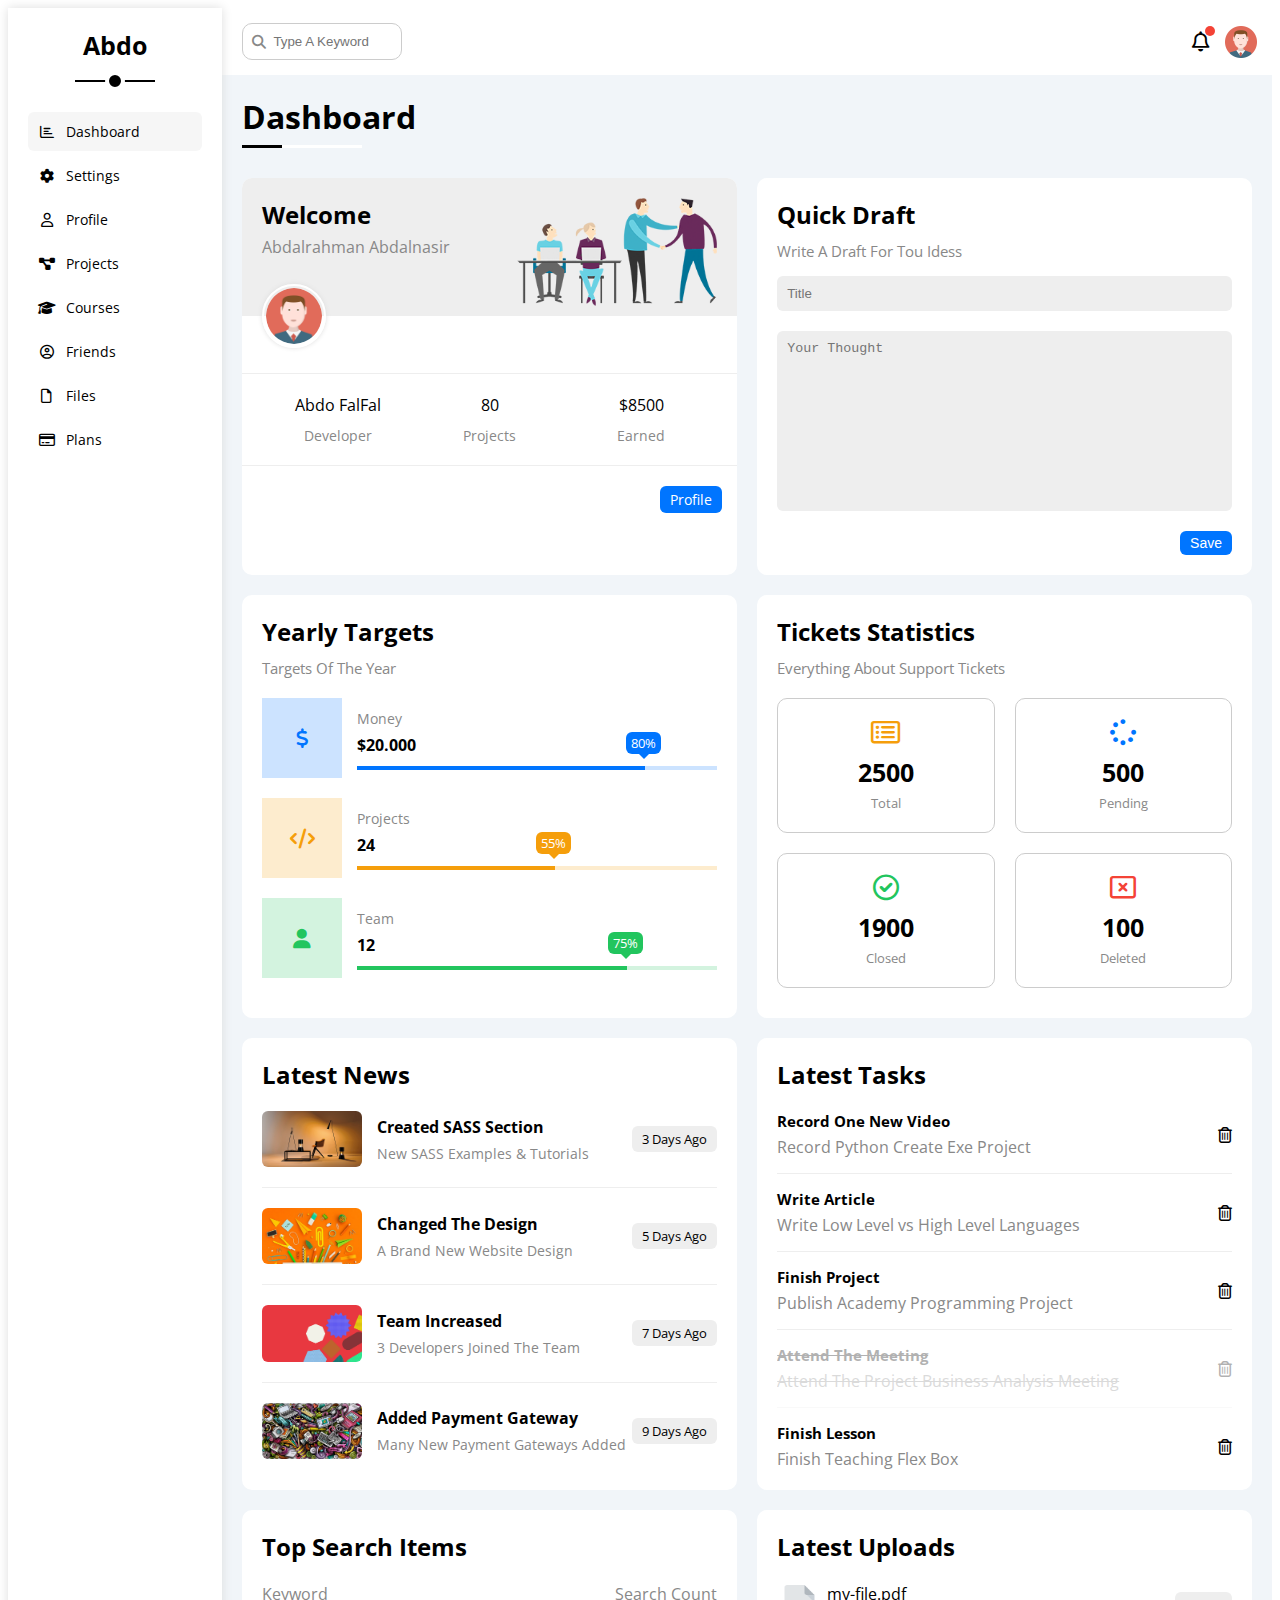
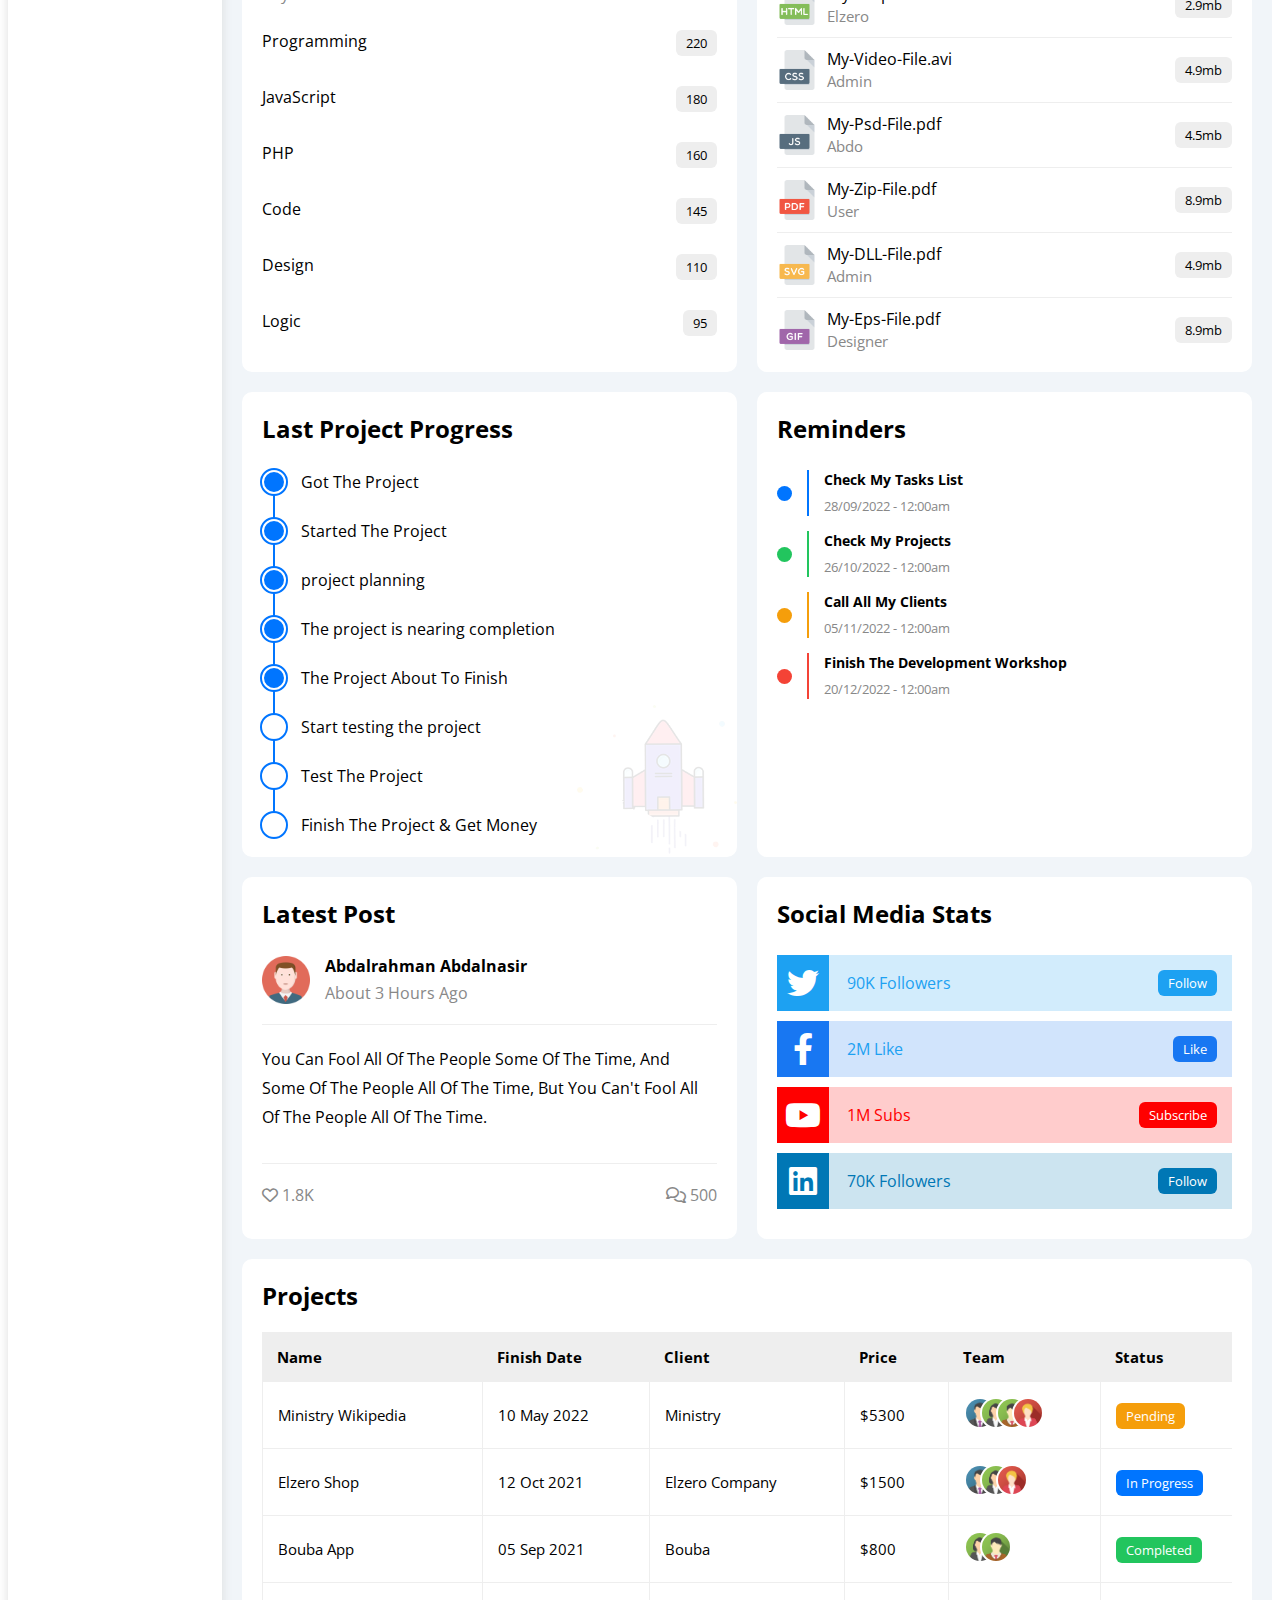
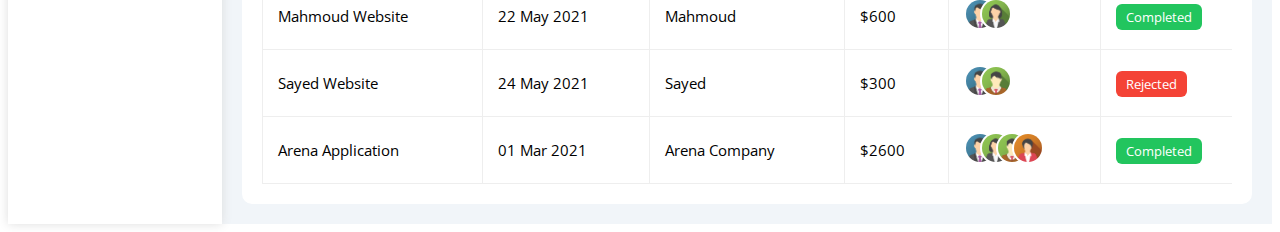
<file: index.html>
<!DOCTYPE html>
<html lang="en">
<head>
  <meta charset="UTF-8">
  <meta http-equiv="X-UA-Compatible" content="IE=edge">
  <meta name="viewport" content="width=device-width, initial-scale=1.0">
  <link rel="stylesheet" href="css/all.min.css">
  <link rel="stylesheet" href="css/framework.css">
  <link rel="stylesheet" href="css/master.css">
  <link rel="preconnect" href="https://fonts.googleapis.com" />
  <link rel="preconnect" href="https://fonts.gstatic.com" crossorigin />
  <link href="https://fonts.googleapis.com/css2?family=Open+Sans:wght@300;500&display=swep" rel="stylesheet" />
  <title>Dashboard</title>
</head>
<body>
<div>
  <div class="paga d-flex">
    <div class="sideber bg-white p-20 p-relative">
    <h3 class="p-relative txt-c mt-0">Abdo</h3>
    <ul>
      <li>
        <a class="active d-flex align-center fs-14 c-black rad-6 p-10" href="index.html">
          <i class="fa-regular fa-chart-bar fa-fw"></i>
          <span>Dashboard</span>
        </a>
      </li>
      <li>
        <a class="d-flex align-center fs-14 c-black rad-6 p-10" href="settings.html">
          <i class="fa-solid fa-gear fa-fw"></i>
          <span>Settings</span>
        </a>
      </li>
      <li>
        <a class="d-flex align-center fs-14 c-black rad-6 p-10" href="profile.html">
          <i class="fa-regular fa-user fa-fw"></i>
          <span>Profile</span>
        </a>
      </li>
      <li>
        <a class="d-flex align-center fs-14 c-black rad-6 p-10" href="projects.html">
          <i class="fa-solid fa-diagram-project fa-fw"></i>
          <span>Projects</span>
        </a>
      </li>
      <li>
        <a class="d-flex align-center fs-14 c-black rad-6 p-10" href="courses.html">
          <i class="fa-solid fa-graduation-cap fa-fw"></i>
          <span>Courses</span>
        </a>
      </li>
      <li>
        <a class="d-flex align-center fs-14 c-black rad-6 p-10" href="friends.html">
          <i class="fa-regular fa-circle-user fa-fw"></i>
          <span>Friends</span>
        </a>
      </li>
      <li>
        <a class="d-flex align-center fs-14 c-black rad-6 p-10" href="files.html">
          <i class="fa-regular fa-file fa-fw"></i>
          <span>Files</span>
        </a>
      </li>
      <li>
        <a class="d-flex align-center fs-14 c-black rad-6 p-10" href="plans.html">
          <i class="fa-regular fa-credit-card fa-fw"></i>
          <span>Plans</span>
        </a>
      </li>
    </ul>
  </div>
  <div class="content w-full">
        <!-- Start Head -->
        <div class="head bg-white p-15 between-flex">
          <div class="search p-relative">
            <input class="p-10" type="search" placeholder="Type A Keyword" />
          </div>
          <div class="icons d-flex align-center">
            <span class="notification p-relative">
              <i class="fa-regular fa-bell fa-lg"></i>
            </span>
            <img src="imgs/avatar.png" alt="" />
          </div>
        </div>
        <!-- End Head -->
        <h1 class="p-relative">Dashboard</h1>
        <div class="wrapper d-grid gap-20">
          <!-- Start Welcome Widget -->
          <div class="welcome bg-white rad-10 txt-c-mobile block-mobile">
            <div class="intro p-20 d-flex space-between bg-eee">
              <div>
                <h2 class="m-0">Welcome</h2>
                <p class="c-grey mt-5">Abdalrahman Abdalnasir</p>
              </div>
              <img class="hide-mobile" src="imgs/welcome.png" alt="" />
            </div>
            <img src="imgs/avatar.png" alt="" class="avatar" />
            <div class="body txt-c d-flex p-20 mt-20 mb-20 block-mobile">
              <div>Abdo FalFal <span class="d-block c-grey fs-14 mt-10">Developer</span></div>
              <div>80 <span class="d-block c-grey fs-14 mt-10">Projects</span></div>
              <div>$8500 <span class="d-block c-grey fs-14 mt-10">Earned</span></div>
            </div>
            <a href="profile.html" class="visit d-block fs-14 bg-blue c-white w-fit btn-shape">Profile</a>
          </div>
          <!-- End Welcome Widget -->
          
          <!-- Start Quick Draft Widget -->
            <div class="quick-draft p-20 bg-white rad-10">
              <h2 class="mt-0 mb-10">Quick Draft</h2>
              <p class="mt-0 mg-20 c-grey fs-15"> Write A Draft For Tou Idess</p>
              <form>
                <input type="text" class="d-block mb-20 w-full p-10 b-none bg-eee rad-6" placeholder="Title">
                <textarea class="d-block mb-20 w-full p-10 b-none bg-eee rad-6" placeholder="Your Thought"></textarea>
                <input class="save  d-block fs-14 bg-blue c-white b-none w-fit btn-shape" type="submit" value="Save" >
              </form>
            </div>
          <!-- End Quick Draft Widget -->
          
          <!-- Start Targets Widget -->
          <div class="targets p-20 bg-white rad-10">
            <h2 class="mt-0 mb-10">Yearly Targets</h2>
            <p class="mt-0 mb-20 c-grey fs-15">Targets Of The Year</p>
            <div class="target-row mb-20 blue center-flex">
              <div class="icon center-flex">
                <i class="fa-solid fa-dollar-sign fa-lg c-blue"></i>
              </div>
              <div class="details">
                <span class="fs-14 c-grey">Money</span>
                <span class="d-block mt-5 mb-10 fw-bold">$20.000</span>
                <div class="progress p-relative">
                  <span class="bg-blue blue" style="width: 80%">
                    <span class="bg-blue">80%</span>
                  </span>
                </div>
              </div>
            </div>
            <div class="target-row mb-20 center-flex orange">
              <div class="icon center-flex">
                <i class="fa-solid fa-code fa-lg c-orange"></i>
              </div>
              <div class="details">
                <span class="fs-14 c-grey">Projects</span>
                <span class="d-block mt-5 mb-10 fw-bold">24</span>
                <div class="progress p-relative">
                  <span class="bg-orange orange" style="width: 55%">
                    <span class="bg-orange">55%</span>
                  </span>
                </div>
              </div>
            </div>
            <div class="target-row mb-20 center-flex green">
              <div class="icon center-flex">
                <i class="fa-solid fa-user fa-lg c-green"></i>
              </div>
              <div class="details">
                <span class="fs-14 c-grey">Team</span>
                <span class="d-block mt-5 mb-10 fw-bold">12</span>
                <div class="progress p-relative">
                  <span class="bg-green green" style="width: 75%">
                    <span class="bg-green">75%</span>
                  </span>
                </div>
              </div>
            </div>
          </div>
          <!-- End Targets Widget -->
          
          <!-- Start Ticket Widget -->
          <div class="tickets p-20 bg-white rad-10">
            <h2 class="mt-0 mb-10"> Tickets Statistics</h2>
            <p class="mt-0 mb-20 c-grey fs-15">Everything About Support Tickets</p>
            <div class="d-flex txt-c gap-20 f-wrap">
              <div class="box p-20 rad-10 fs-13 c-grey">
                <i class="fa-regular fa-rectangle-list fa-2x mb-10 c-orange"></i>
                <span class="d-block c-black fw-bold fs-25 mb-5">2500</span>
                Total
              </div>
              <div class="box p-20 rad-10 fs-13 c-grey">
                <i class="fa-solid fa-spinner fa-2x mb-10 c-blue"></i>
                <span class="d-block c-black fw-bold fs-25 mb-5">500</span>
                Pending
              </div>
              <div class="box p-20 rad-10 fs-13 c-grey">
                <i class="fa-regular fa-circle-check fa-2x mb-10 c-green"></i>
                <span class="d-block c-black fw-bold fs-25 mb-5">1900</span>
                Closed
              </div>
              <div class="box p-20 rad-10 fs-13 c-grey">
                <i class="fa-regular fa-rectangle-xmark fa-2x mb-10 c-red"></i>
                <span class="d-block c-black fw-bold fs-25 mb-5">100</span>
                Deleted
              </div>
            </div>
          </div>
          <!-- End Ticket Widget -->
          
          <!-- Start Latest News Widget -->
          <div class="latest-news p-20 bg-white rad-10 txt-c-mobile">
            <h2 class="mt-0 mb-20">Latest News</h2>
            <div class="news-row d-flex align-center">
              <img src="imgs/news-01.png" alt="" />
              <div class="info">
                <h3>Created SASS Section</h3>
                <p class="m-0 fs-14 c-grey">New SASS Examples & Tutorials</p>
              </div>
              <div class="btn-shape bg-eee fs-13 label">3 Days Ago</div>
            </div>
            <div class="news-row d-flex align-center">
              <img src="imgs/news-02.png" alt="" />
              <div class="info">
                <h3>Changed The Design</h3>
                <p class="m-0 fs-14 c-grey">A Brand New Website Design</p>
              </div>
              <div class="btn-shape bg-eee fs-13 label">5 Days Ago</div>
            </div>
            <div class="news-row d-flex align-center">
              <img src="imgs/news-03.png" alt="" />
              <div class="info">
                <h3>Team Increased</h3>
                <p class="m-0 fs-14 c-grey">3 Developers Joined The Team</p>
              </div>
              <div class="btn-shape bg-eee fs-13 label">7 Days Ago</div>
            </div>
            <div class="news-row d-flex align-center">
              <img src="imgs/news-04.png" alt="" />
              <div class="info">
                <h3>Added Payment Gateway</h3>
                <p class="m-0 fs-14 c-grey">Many New Payment Gateways Added</p>
              </div>
              <div class="btn-shape bg-eee fs-13 label">9 Days Ago</div>
            </div>
          </div>
          <!-- End Latest News Widget -->
          
          <!-- Start Tasks -->
          <div class="tasks p-20 bg-white rad-10">
            <h2 class="mt-0 mb-20">Latest Tasks</h2>
            <div class="task-row between-flex">
              <div class="info">
                <h3 class="mt-0 mb-5 fs-15">Record One New Video</h3>
                <p class="m-0 c-grey">Record Python Create Exe Project</p>
              </div>
              <i class="fa-regular fa-trash-can delete"></i>
            </div>
            <div class="task-row between-flex">
              <div class="info">
                <h3 class="mt-0 mb-5 fs-15">Write Article</h3>
                <p class="m-0 c-grey">Write Low Level vs High Level Languages</p>
              </div>
              <i class="fa-regular fa-trash-can delete"></i>
            </div>
            <div class="task-row between-flex">
              <div class="info">
                <h3 class="mt-0 mb-5 fs-15">Finish Project</h3>
                <p class="m-0 c-grey">Publish Academy Programming Project</p>
              </div>
              <i class="fa-regular fa-trash-can delete"></i>
            </div>
            <div class="task-row between-flex done">
              <div class="info">
                <h3 class="mt-0 mb-5 fs-15">Attend The Meeting</h3>
                <p class="m-0 c-grey">Attend The Project Business Analysis Meeting</p>
              </div>
              <i class="fa-regular fa-trash-can delete"></i>
            </div>
            <div class="task-row between-flex">
              <div class="info">
                <h3 class="mt-0 mb-5 fs-15">Finish Lesson</h3>
                <p class="m-0 c-grey">Finish Teaching Flex Box</p>
              </div>
              <i class="fa-regular fa-trash-can delete"></i>
            </div>
          </div>
          <!-- End Tasks -->
          
          <!-- Start Top Search Word Widget -->
          <div class="search-items p-20 bg-white rad-10">
            <h2 class="mt-0 mb-20">Top Search Items</h2>
            <div class="items-head d-flex space-between c-grey mb-10">
              <div>Keyword</div>
              <div>Search Count</div>
            </div>
            <div class="items d-flex space-between pt-15 pb-15">
              <span>Programming</span>
              <span class="bg-eee fs-13 btn-shape">220</span>
            </div>
            <div class="items d-flex space-between pt-15 pb-15">
              <span>JavaScript</span>
              <span class="bg-eee btn-shape fs-13">180</span>
            </div>
            <div class="items d-flex space-between pt-15 pb-15">
              <span>PHP</span>
              <span class="bg-eee btn-shape fs-13">160</span>
            </div>
            <div class="items d-flex space-between pt-15 pb-15">
              <span>Code</span>
              <span class="bg-eee btn-shape fs-13">145</span>
            </div>
            <div class="items d-flex space-between pt-15 pb-15">
              <span>Design</span>
              <span class="bg-eee btn-shape fs-13">110</span>
            </div>
            <div class="items d-flex space-between pt-15 pb-15">
              <span>Logic</span>
              <span class="bg-eee btn-shape fs-13">95</span>
            </div>
          </div>
          <!-- End Top Search Word Widget -->
          
          <!-- Start Latest Uploads Widget -->
          <div class="latest-uploads p-20 bg-white rad-10">
            <h2 class="mt-0 mb-20">Latest Uploads</h2>
            <ul class="m-0">
              <li class="between-flex pb-10 mb-10">
                <div class="d-flex align-center">
                  <img class="mr-10" src="imgs/html.png" alt="" />
                  <div>
                    <span class="d-block">my-file.pdf</span>
                    <span class="fs-15 c-grey">Elzero</span>
                  </div>
                </div>
                <div class="bg-eee btn-shape fs-13">2.9mb</div>
              </li>
              <li class="between-flex pb-10 mb-10">
                <div class="d-flex align-center">
                  <img class="mr-10" src="imgs/css.png" alt="" />
                  <div>
                    <span class="d-block">My-Video-File.avi</span>
                    <span class="fs-15 c-grey">Admin</span>
                  </div>
                </div>
                <div class="bg-eee btn-shape fs-13">4.9mb</div>
              </li>
              <li class="between-flex pb-10 mb-10">
                <div class="d-flex align-center">
                  <img class="mr-10" src="imgs/js.png" alt="" />
                  <div>
                    <span class="d-block">My-Psd-File.pdf</span>
                    <span class="fs-15 c-grey">Abdo</span>
                  </div>
                </div>
                <div class="bg-eee btn-shape fs-13">4.5mb</div>
              </li>
              <li class="between-flex pb-10 mb-10">
                <div class="d-flex align-center">
                  <img class="mr-10" src="imgs/pdf.png" alt="" />
                  <div>
                    <span class="d-block">My-Zip-File.pdf</span>
                    <span class="fs-15 c-grey">User</span>
                  </div>
                </div>
                <div class="bg-eee btn-shape fs-13">8.9mb</div>
              </li>
              <li class="between-flex pb-10 mb-10">
                <div class="d-flex align-center">
                  <img class="mr-10" src="imgs/svg.png" alt="" />
                  <div>
                    <span class="d-block">My-DLL-File.pdf</span>
                    <span class="fs-15 c-grey">Admin</span>
                  </div>
                </div>
                <div class="bg-eee btn-shape fs-13">4.9mb</div>
              </li>
              <li class="between-flex">
                <div class="d-flex align-center">
                  <img class="mr-10" src="imgs/gif.png" alt="" />
                  <div>
                    <span class="d-block">My-Eps-File.pdf</span>
                    <span class="fs-15 c-grey">Designer</span>
                  </div>
                </div>
                <div class="bg-eee btn-shape fs-13">8.9mb</div>
              </li>
            </ul>
          </div>
          <!-- End Latest Uploads Widget -->
          
          <!-- Start LAst Project Progress Widget -->
          <div class="last-project p-20 bg-white rad-10 p-relative">
            <h2 class="mt-0 mb-20">Last Project Progress</h2>
            <ul class="m-0 p-relative">
              <li class="mt-25 d-flex align-center done">Got The Project</li>
              <li class="mt-25 d-flex align-center done">Started The Project</li>
              <li class="mt-25 d-flex align-center done">project planning</li>
              <li class="mt-25 d-flex align-center done">The project is nearing completion</li>
              <li class="mt-25 d-flex align-center done">The Project About To Finish</li>
              <li class="mt-25 d-flex align-center current">Start testing the project</li>
              <li class="mt-25 d-flex align-center current">Test The Project</li>
              <li class="mt-25 d-flex align-center">Finish The Project & Get Money</li>
            </ul>
            <img class="launch-icon hide-mobile" src="imgs/project.png" alt="" />
          </div>
          <!-- End LAst Project Progress Widget -->
          
          <!-- Start Reminders Widget -->
          <div class="reminders p-20 bg-white rad-10 p-relative">
            <h2 class="mt-0 mb-25">Reminders</h2>
            <ul class="m-0">
              <li class="d-flex align-center mt-15">
                <span class="key bg-blue mr-15 d-block rad-half"></span>
                <div class="pl-15 blue">
                  <p class="fs-14 fw-bold mt-0 mb-5">Check My Tasks List</p>
                  <span class="fs-13 c-grey">28/09/2022 - 12:00am</span>
                </div>
              </li>
              <li class="d-flex align-center mt-15">
                <span class="key bg-green mr-15 d-block rad-half"></span>
                <div class="pl-15 green">
                  <p class="fs-14 fw-bold mt-0 mb-5">Check My Projects</p>
                  <span class="fs-13 c-grey">26/10/2022 - 12:00am</span>
                </div>
              </li>
              <li class="d-flex align-center mt-15">
                <span class="key bg-orange mr-15 d-block rad-half"></span>
                <div class="pl-15 orange">
                  <p class="fs-14 fw-bold mt-0 mb-5">Call All My Clients</p>
                  <span class="fs-13 c-grey">05/11/2022 - 12:00am</span>
                </div>
              </li>
              <li class="d-flex align-center mt-15">
                <span class="key bg-red mr-15 d-block rad-half"></span>
                <div class="pl-15 red">
                  <p class="fs-14 fw-bold mt-0 mb-5">Finish The Development Workshop</p>
                  <span class="fs-13 c-grey">20/12/2022 - 12:00am</span>
                </div>
              </li>
            </ul>
          </div>
          <!-- End Reminders Widget -->
          
          <!-- Start Latest Post Widget -->
          <div class="latest-post p-20 bg-white rad-10 p-relative">
            <h2 class="mt-0 mb-25">Latest Post</h2>
            <div class="top d-flex align-center">
              <img class="avatar mr-15" src="imgs/avatar.png" alt="" />
              <div class="info">
                <span class="d-block mb-5 fw-bold">Abdalrahman Abdalnasir</span>
                <span class="c-grey">About 3 Hours Ago</span>
              </div>
            </div>
            <div class="post-content txt-c-mobile pt-20 pb-20 mt-20 mb-20">
              You can fool all of the people some of the time, and some of the people all of the time, but you can't
              fool all of the people all of the time.
            </div>
            <div class="post-stats between-flex c-grey">
              <div>
                <i class="fa-regular fa-heart"></i>
                <span>1.8K</span>
              </div>
              <div>
                <i class="fa-regular fa-comments"></i>
                <span>500</span>
              </div>
            </div>
          </div>
          <!-- End Latest Post Widget -->
          
          <!-- Start Social Media Stats Widget -->
          <div class="social-media p-20 bg-white rad-10 p-relative">
            <h2 class="mt-0 mb-25">Social Media Stats</h2>
            <div class="box twitter p-15 p-relative mb-10 between-flex">
              <i class="fa-brands fa-twitter fa-2x c-white h-full center-flex"></i>
              <span>90K Followers</span>
              <a class="fs-13 c-white btn-shape" href="#">Follow</a>
            </div>
            <div class="box facebook p-15 p-relative mb-10 between-flex">
              <i class="fa-brands fa-facebook-f fa-2x c-white h-full center-flex"></i>
              <span>2M Like</span>
              <a class="fs-13 c-white btn-shape" href="#">Like</a>
            </div>
            <div class="box youtube p-15 p-relative mb-10 between-flex">
              <i class="fa-brands fa-youtube fa-2x c-white h-full center-flex"></i>
              <span>1M Subs</span>
              <a class="fs-13 c-white btn-shape" href="#">Subscribe</a>
            </div>
            <div class="box linkedin p-15 p-relative mb-10 between-flex">
              <i class="fa-brands fa-linkedin fa-2x c-white h-full center-flex"></i>
              <span>70K Followers</span>
              <a class="fs-13 c-white btn-shape" href="#">Follow</a>
            </div>
          </div>
          <!-- Start End Media Stats Widget -->

                                <!-- Start End Media Stats Widget -->
        </div>
        
        <!-- Start Projects Table -->
        <div class="projects p-20 bg-white rad-10 m-20">
          <h2 class="mt-0 mb-20">Projects</h2>
          <div class="responsive-table">
            <table class="fs-15 w-full">
              <thead>
                <tr>
                  <td>Name</td>
                  <td>Finish Date</td>
                  <td>Client</td>
                  <td>Price</td>
                  <td>Team</td>
                  <td>Status</td>
                </tr>
              </thead>
              <tbody>
                <tr>
                  <td>Ministry Wikipedia</td>
                  <td>10 May 2022</td>
                  <td>Ministry</td>
                  <td>$5300</td>
                  <td>
                    <img src="imgs/team-01.png" alt="" />
                    <img src="imgs/team-02.png" alt="" />
                    <img src="imgs/team-03.png" alt="" />
                    <img src="imgs/team-05.png" alt="" />
                  </td>
                  <td>
                    <span class="label btn-shape bg-orange c-white">Pending</span>
                  </td>
                </tr>
                <tr>
                  <td>Elzero Shop</td>
                  <td>12 Oct 2021</td>
                  <td>Elzero Company</td>
                  <td>$1500</td>
                  <td>
                    <img src="imgs/team-01.png" alt="" />
                    <img src="imgs/team-02.png" alt="" />
                    <img src="imgs/team-05.png" alt="" />
                  </td>
                  <td><span class="label btn-shape bg-blue c-white">In Progress</span></td>
                </tr>
                <tr>
                  <td>Bouba App</td>
                  <td>05 Sep 2021</td>
                  <td>Bouba</td>
                  <td>$800</td>
                  <td>
                    <img src="imgs/team-02.png" alt="" />
                    <img src="imgs/team-03.png" alt="" />
                  </td>
                  <td><span class="label btn-shape bg-green c-white">Completed</span></td>
                </tr>
                <tr>
                  <td>Mahmoud Website</td>
                  <td>22 May 2021</td>
                  <td>Mahmoud</td>
                  <td>$600</td>
                  <td>
                    <img src="imgs/team-01.png" alt="" />
                    <img src="imgs/team-02.png" alt="" />
                  </td>
                  <td><span class="label btn-shape bg-green c-white">Completed</span></td>
                </tr>
                <tr>
                  <td>Sayed Website</td>
                  <td>24 May 2021</td>
                  <td>Sayed</td>
                  <td>$300</td>
                  <td>
                    <img src="imgs/team-01.png" alt="" />
                    <img src="imgs/team-03.png" alt="" />
                  </td>
                  <td><span class="label btn-shape bg-red c-white">Rejected</span></td>
                </tr>
                <tr>
                  <td>Arena Application</td>
                  <td>01 Mar 2021</td>
                  <td>Arena Company</td>
                  <td>$2600</td>
                  <td>
                    <img src="imgs/team-01.png" alt="" />
                    <img src="imgs/team-02.png" alt="" />
                    <img src="imgs/team-03.png" alt="" />
                    <img src="imgs/team-04.png" alt="" />
                  </td>
                  <td><span class="label btn-shape bg-green c-white">Completed</span></td>
                </tr>
              </tbody>
            </table>
          </div>
        </div>
        <!-- End Projects Table -->
      </div>
    </div>
  </div>
    </body>
</html>
</file>
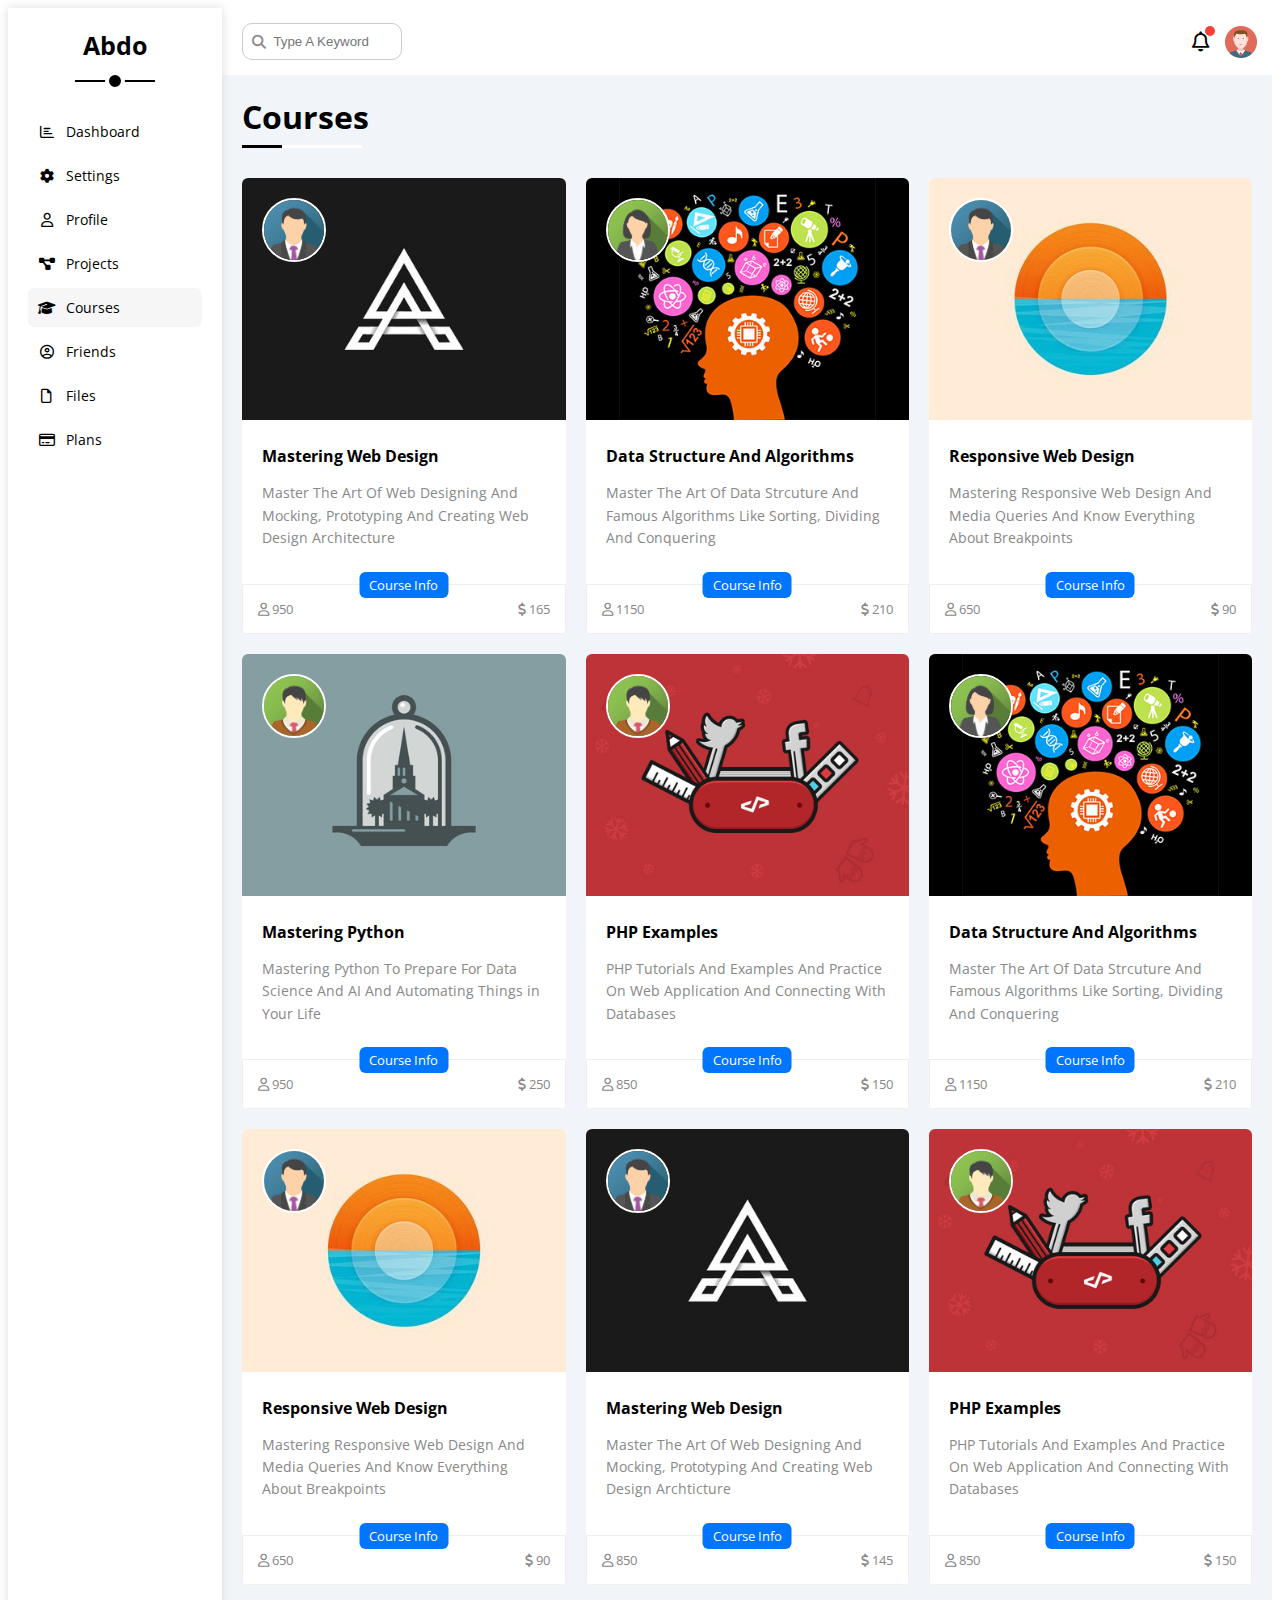
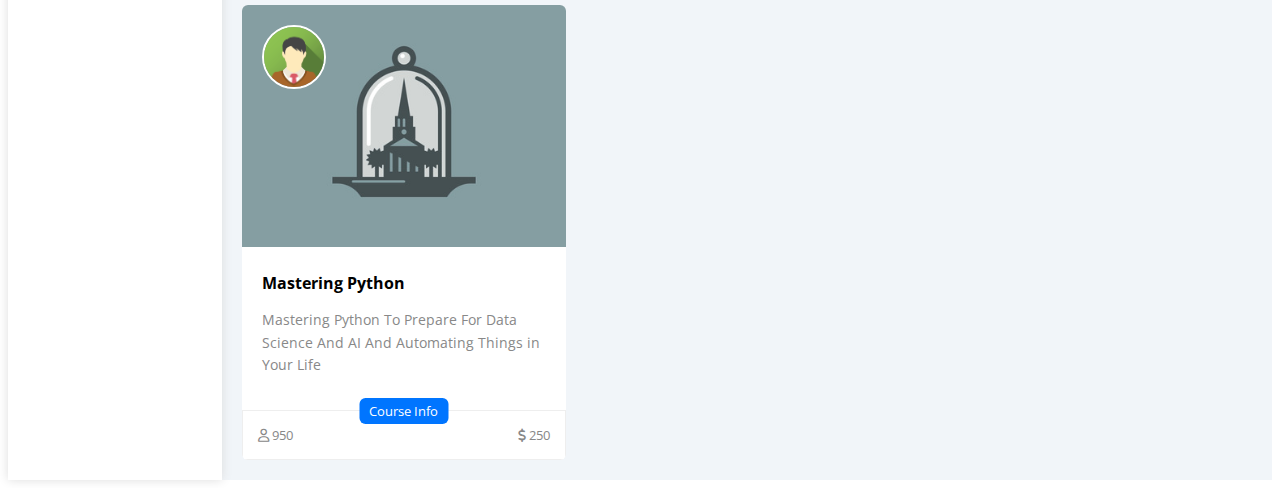
<file: courses.html>
<!DOCTYPE html>
<html lang="en">
<head>
  <meta charset="UTF-8">
  <meta http-equiv="X-UA-Compatible" content="IE=edge">
  <meta name="viewport" content="width=device-width, initial-scale=1.0">
  <link rel="stylesheet" href="css/all.min.css">
  <link rel="stylesheet" href="css/framework.css">
  <link rel="stylesheet" href="css/master.css">
  <link rel="preconnect" href="https://fonts.googleapis.com" />
  <link rel="preconnect" href="https://fonts.gstatic.com" crossorigin />
  <link href="https://fonts.googleapis.com/css2?family=Open+Sans:wght@300;500&display=swep" rel="stylesheet" />
  <title>Courses</title>
</head>
<body>
  <div class="paga d-flex">
    <div class="sideber bg-white p-20 p-relative">
    <h3 class="p-relative txt-c mt-0">Abdo</h3>
    <ul>
      <li>
        <a class="d-flex align-center fs-14 c-black rad-6 p-10" href="index.html">
          <i class="fa-regular fa-chart-bar fa-fw"></i>
          <span>Dashboard</span>
        </a>
      </li>
      <li>
        <a class="d-flex align-center fs-14 c-black rad-6 p-10" href="settings.html">
          <i class="fa-solid fa-gear fa-fw"></i>
          <span>Settings</span>
        </a>
      </li>
      <li>
        <a class="d-flex align-center fs-14 c-black rad-6 p-10" href="profile.html">
          <i class="fa-regular fa-user fa-fw"></i>
          <span>Profile</span>
        </a>
      </li>
      <li>
        <a class="d-flex align-center fs-14 c-black rad-6 p-10" href="projects.html">
          <i class="fa-solid fa-diagram-project fa-fw"></i>
          <span>Projects</span>
        </a>
      </li>
      <li>
        <a class="active d-flex align-center fs-14 c-black rad-6 p-10" href="courses.html">
          <i class="fa-solid fa-graduation-cap fa-fw"></i>
          <span>Courses</span>
        </a>
      </li>
      <li>
        <a class="d-flex align-center fs-14 c-black rad-6 p-10" href="friends.html">
          <i class="fa-regular fa-circle-user fa-fw"></i>
          <span>Friends</span>
        </a>
      </li>
      <li>
        <a class="d-flex align-center fs-14 c-black rad-6 p-10" href="files.html">
          <i class="fa-regular fa-file fa-fw"></i>
          <span>Files</span>
        </a>
      </li>
      <li>
        <a class="d-flex align-center fs-14 c-black rad-6 p-10" href="plans.html">
          <i class="fa-regular fa-credit-card fa-fw"></i>
          <span>Plans</span>
        </a>
      </li>
    </ul>
  </div>
  <div class="content w-full">
        <!-- Start Head -->
        <div class="head bg-white p-15 between-flex">
          <div class="search p-relative">
            <input class="p-10" type="search" placeholder="Type A Keyword" />
          </div>
          <div class="icons d-flex align-center">
            <span class="notification p-relative">
              <i class="fa-regular fa-bell fa-lg"></i>
            </span>
            <img src="imgs/avatar.png" alt="" />
          </div>
          </div>
    <!-- End Head -->
    <h1 class="p-relative">Courses</h1>
    <div class="courses-page d-grid m-20 gap-20">
      <div class="course bg-white rad-6 p-relative">
        <img class="cover" src="imgs/course-01.jpg" alt="" />
        <img class="instructor" src="imgs/team-01.png" alt="" />
        <div class="p-20">
          <h4 class="m-0">Mastering Web Design</h4>
          <p class="description c-grey mt-15 fs-14">
            Master The Art Of Web Designing And Mocking, Prototyping And Creating Web Design Architecture
          </p>
        </div>
        <div class="info p-15 p-relative between-flex">
          <span class="title bg-blue c-white btn-shape">Course Info</span>
          <span class="c-grey">
            <i class="fa-regular fa-user"></i>
            950
          </span>
          <span class="c-grey">
            <i class="fa-solid fa-dollar-sign"></i>
            165
          </span>
        </div>
      </div>
      <div class="course bg-white rad-6 p-relative">
        <img class="cover" src="imgs/course-02.jpg" alt="" />
        <img class="instructor" src="imgs/team-02.png" alt="" />
        <div class="p-20">
          <h4 class="m-0">Data Structure And Algorithms</h4>
          <p class="description c-grey mt-15 fs-14">
            Master The Art Of Data Strcuture And Famous Algorithms Like Sorting, Dividing And Conquering
          </p>
        </div>
        <div class="info p-15 p-relative between-flex">
          <span class="title bg-blue c-white btn-shape">Course Info</span>
          <span class="c-grey"> <i class="fa-regular fa-user"></i> 1150</span>
          <span class="c-grey"><i class="fa-solid fa-dollar-sign"></i> 210</span>
        </div>
      </div>
      <div class="course bg-white rad-6 p-relative">
        <img class="cover" src="imgs/course-03.jpg" alt="" />
        <img class="instructor" src="imgs/team-01.png" alt="" />
        <div class="p-20">
          <h4 class="m-0">Responsive Web Design</h4>
          <p class="description c-grey mt-15 fs-14">
            Mastering Responsive Web Design And Media Queries And Know Everything About Breakpoints
          </p>
        </div>
        <div class="info p-15 p-relative between-flex">
          <span class="title bg-blue c-white btn-shape">Course Info</span>
          <span class="c-grey"> <i class="fa-regular fa-user"></i> 650</span>
          <span class="c-grey"><i class="fa-solid fa-dollar-sign"></i> 90</span>
        </div>
      </div>
      <div class="course bg-white rad-6 p-relative">
        <img class="cover" src="imgs/course-04.jpg" alt="" />
        <img class="instructor" src="imgs/team-03.png" alt="" />
        <div class="p-20">
          <h4 class="m-0">Mastering Python</h4>
          <p class="description c-grey mt-15 fs-14">
            Mastering Python To Prepare For Data Science And AI And Automating Things in Your Life
          </p>
        </div>
        <div class="info p-15 p-relative between-flex">
          <span class="title bg-blue c-white btn-shape">Course Info</span>
          <span class="c-grey"> <i class="fa-regular fa-user"></i> 950</span>
          <span class="c-grey"><i class="fa-solid fa-dollar-sign"></i> 250</span>
        </div>
      </div>
      <div class="course bg-white rad-6 p-relative">
        <img class="cover" src="imgs/course-05.jpg" alt="" />
        <img class="instructor" src="imgs/team-03.png" alt="" />
        <div class="p-20">
          <h4 class="m-0">PHP Examples</h4>
          <p class="description c-grey mt-15 fs-14">
            PHP Tutorials And Examples And Practice On Web Application And Connecting With Databases
          </p>
        </div>
        <div class="info p-15 p-relative between-flex">
          <span class="title bg-blue c-white btn-shape">Course Info</span>
          <span class="c-grey"> <i class="fa-regular fa-user"></i> 850</span>
          <span class="c-grey"><i class="fa-solid fa-dollar-sign"></i> 150</span>
        </div>
      </div>
      <div class="course bg-white rad-6 p-relative">
        <img class="cover" src="imgs/course-02.jpg" alt="" />
        <img class="instructor" src="imgs/team-02.png" alt="" />
        <div class="p-20">
          <h4 class="m-0">Data Structure And Algorithms</h4>
          <p class="description c-grey mt-15 fs-14">
            Master The Art Of Data Strcuture And Famous Algorithms Like Sorting, Dividing And Conquering
          </p>
        </div>
        <div class="info p-15 p-relative between-flex">
          <span class="title bg-blue c-white btn-shape">Course Info</span>
          <span class="c-grey"> <i class="fa-regular fa-user"></i> 1150</span>
          <span class="c-grey"><i class="fa-solid fa-dollar-sign"></i> 210</span>
        </div>
      </div>
      <div class="course bg-white rad-6 p-relative">
        <img class="cover" src="imgs/course-03.jpg" alt="" />
        <img class="instructor" src="imgs/team-01.png" alt="" />
        <div class="p-20">
          <h4 class="m-0">Responsive Web Design</h4>
          <p class="description c-grey mt-15 fs-14">
            Mastering Responsive Web Design And Media Queries And Know Everything About Breakpoints
          </p>
        </div>
        <div class="info p-15 p-relative between-flex">
          <span class="title bg-blue c-white btn-shape">Course Info</span>
          <span class="c-grey"> <i class="fa-regular fa-user"></i> 650</span>
          <span class="c-grey"><i class="fa-solid fa-dollar-sign"></i> 90</span>
        </div>
      </div>
      <div class="course bg-white rad-6 p-relative">
        <img class="cover" src="imgs/course-01.jpg" alt="" />
        <img class="instructor" src="imgs/team-01.png" alt="" />
        <div class="p-20">
          <h4 class="m-0">Mastering Web Design</h4>
          <p class="description c-grey mt-15 fs-14">
            Master The Art Of Web Designing And Mocking, Prototyping And Creating Web Design Archticture
          </p>
        </div>
        <div class="info p-15 p-relative between-flex">
          <span class="title bg-blue c-white btn-shape">Course Info</span>
          <span class="c-grey"> <i class="fa-regular fa-user"></i> 850</span>
          <span class="c-grey"><i class="fa-solid fa-dollar-sign"></i> 145</span>
        </div>
      </div>
      <div class="course bg-white rad-6 p-relative">
        <img class="cover" src="imgs/course-05.jpg" alt="" />
        <img class="instructor" src="imgs/team-03.png" alt="" />
        <div class="p-20">
          <h4 class="m-0">PHP Examples</h4>
          <p class="description c-grey mt-15 fs-14">
            PHP Tutorials And Examples And Practice On Web Application And Connecting With Databases
          </p>
        </div>
        <div class="info p-15 p-relative between-flex">
          <span class="title bg-blue c-white btn-shape">Course Info</span>
          <span class="c-grey"> <i class="fa-regular fa-user"></i> 850</span>
          <span class="c-grey"><i class="fa-solid fa-dollar-sign"></i> 150</span>
        </div>
      </div>
      <div class="course bg-white rad-6 p-relative">
        <img class="cover" src="imgs/course-04.jpg" alt="" />
        <img class="instructor" src="imgs/team-03.png" alt="" />
        <div class="p-20">
          <h4 class="m-0">Mastering Python</h4>
          <p class="description c-grey mt-15 fs-14">
            Mastering Python To Prepare For Data Science And AI And Automating Things in Your Life
          </p>
        </div>
        <div class="info p-15 p-relative between-flex">
          <span class="title bg-blue c-white btn-shape">Course Info</span>
          <span class="c-grey"> <i class="fa-regular fa-user"></i> 950</span>
          <span class="c-grey"><i class="fa-solid fa-dollar-sign"></i> 250</span>
        </div>
      </div>
    </div>
      </div>
      </div>
    </body>
</html>
</file>
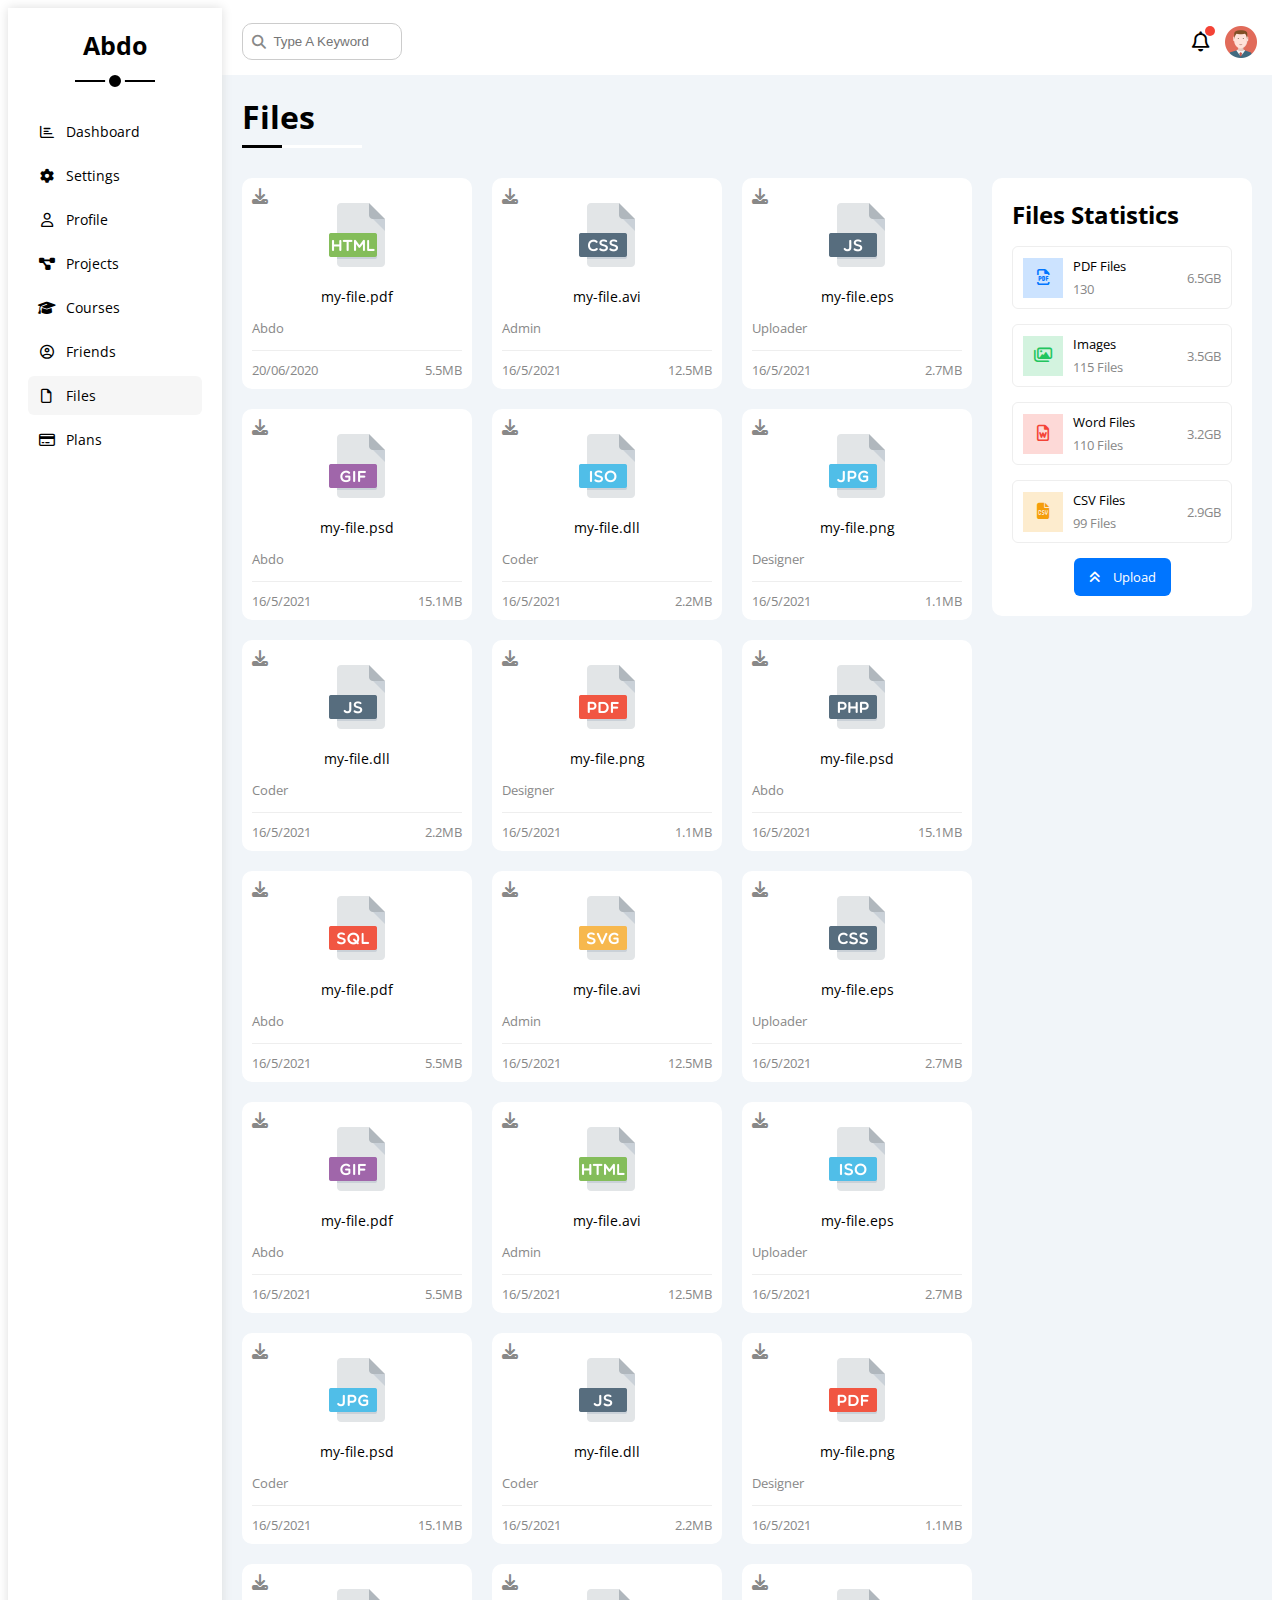
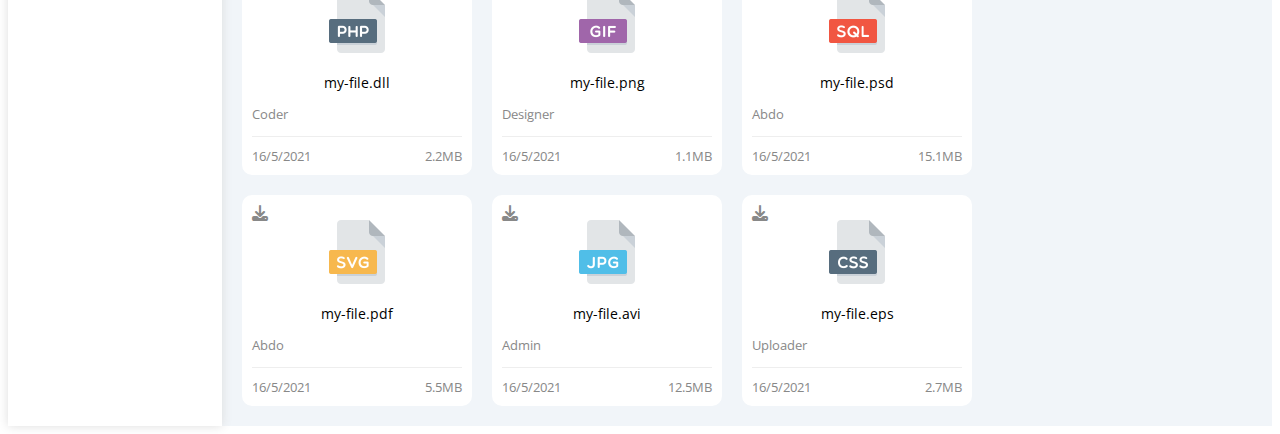
<file: files.html>
<!DOCTYPE html>
<html lang="en">
<head>
  <meta charset="UTF-8">
  <meta http-equiv="X-UA-Compatible" content="IE=edge">
  <meta name="viewport" content="width=device-width, initial-scale=1.0">
  <link rel="stylesheet" href="css/all.min.css">
  <link rel="stylesheet" href="css/framework.css">
  <link rel="stylesheet" href="css/master.css">
  <link rel="preconnect" href="https://fonts.googleapis.com" />
  <link rel="preconnect" href="https://fonts.gstatic.com" crossorigin />
  <link href="https://fonts.googleapis.com/css2?family=Open+Sans:wght@300;500&display=swep" rel="stylesheet" />
  <title>Files</title>
</head>
<body>
  <div class="paga d-flex">
    <div class="sideber bg-white p-20 p-relative">
    <h3 class="p-relative txt-c mt-0">Abdo</h3>
    <ul>
      <li>
        <a class="d-flex align-center fs-14 c-black rad-6 p-10" href="index.html">
          <i class="fa-regular fa-chart-bar fa-fw"></i>
          <span>Dashboard</span>
        </a>
      </li>
      <li>
        <a class="d-flex align-center fs-14 c-black rad-6 p-10" href="settings.html">
          <i class="fa-solid fa-gear fa-fw"></i>
          <span>Settings</span>
        </a>
      </li>
      <li>
        <a class="d-flex align-center fs-14 c-black rad-6 p-10" href="profile.html">
          <i class="fa-regular fa-user fa-fw"></i>
          <span>Profile</span>
        </a>
      </li>
      <li>
        <a class="d-flex align-center fs-14 c-black rad-6 p-10" href="projects.html">
          <i class="fa-solid fa-diagram-project fa-fw"></i>
          <span>Projects</span>
        </a>
      </li>
      <li>
        <a class="d-flex align-center fs-14 c-black rad-6 p-10" href="courses.html">
          <i class="fa-solid fa-graduation-cap fa-fw"></i>
          <span>Courses</span>
        </a>
      </li>
      <li>
        <a class="d-flex align-center fs-14 c-black rad-6 p-10" href="friends.html">
          <i class="fa-regular fa-circle-user fa-fw"></i>
          <span>Friends</span>
        </a>
      </li>
      <li>
        <a class="active d-flex align-center fs-14 c-black rad-6 p-10" href="files.html">
          <i class="fa-regular fa-file fa-fw"></i>
          <span>Files</span>
        </a>
      </li>
      <li>
        <a class="d-flex align-center fs-14 c-black rad-6 p-10" href="plans.html">
          <i class="fa-regular fa-credit-card fa-fw"></i>
          <span>Plans</span>
        </a>
      </li>
    </ul>
  </div>
  <div class="content w-full">
        <!-- Start Head -->
        <div class="head bg-white p-15 between-flex">
          <div class="search p-relative">
            <input class="p-10" type="search" placeholder="Type A Keyword" />
          </div>
          <div class="icons d-flex align-center">
            <span class="notification p-relative">
              <i class="fa-regular fa-bell fa-lg"></i>
            </span>
            <img src="imgs/avatar.png" alt="" />
          </div>
          </div>
        <!-- End Head -->
        <h1 class="p-relative">Files</h1>
        <div class="files-page d-flex m-20 gap-20">
          <div class="files-stats p-20 bg-white rad-10">
            <h2 class="mt-0 mb-15 txt-c-mobile">Files Statistics</h2>
            <div class="d-flex align-center border-eee p-10 rad-6 mb-15 fs-13">
              <i class="fa-regular fa-file-pdf fa-lg blue center-flex c-blue icon"></i>
              <div class="info">
                <span>PDF Files</span>
                <span class="c-grey d-block mt-5">130</span>
              </div>
              <div class="size c-grey">6.5GB</div>
            </div>
            <div class="d-flex align-center border-eee p-10 rad-6 mb-15 fs-13">
              <i class="fa-regular fa-images fa-lg green center-flex c-green icon"></i>
              <div class="info">
                <span>Images</span>
                <span class="c-grey d-block mt-5">115 Files</span>
              </div>
              <div class="size c-grey">3.5GB</div>
            </div>
            <div class="d-flex align-center border-eee p-10 rad-6 mb-15 fs-13">
              <i class="fa-regular fa-file-word fa-lg red center-flex c-red icon"></i>
              <div class="info">
                <span>Word Files</span>
                <span class="c-grey d-block mt-5">110 Files</span>
              </div>
              <div class="size c-grey">3.2GB</div>
            </div>
            <div class="d-flex align-center border-eee p-10 rad-6 fs-13">
              <i class="fa-solid fa-file-csv fa-lg orange center-flex c-orange icon"></i>
              <div class="info">
                <span>CSV Files</span>
                <span class="c-grey d-block mt-5">99 Files</span>
              </div>
              <div class="size c-grey">2.9GB</div>
            </div>
            <a class="upload bg-blue c-white fs-13 rad-6 d-block w-fit" href="#">
              <i class="fa-solid fa-angles-up mr-10"></i>
              Upload
            </a>
          </div>
          <div class="files-content d-grid gap-20">
            <div class="file bg-white p-10 rad-10">
              <i class="fa-solid fa-download c-grey p-absolute"></i>
              <div class="icon txt-c">
                <img class="mt-15 mb-15" src="imgs/html.png" alt="" />
              </div>
              <div class="txt-c mb-10 fs-14">my-file.pdf</div>
              <p class="c-grey fs-13">Abdo</p>
              <div class="info between-flex mt-10 pt-10 fs-13 c-grey">
                <span>20/06/2020</span>
                <span>5.5MB</span>
              </div>
            </div>
            <div class="file bg-white p-10 rad-10">
              <i class="fa-solid fa-download c-grey p-absolute"></i>
              <div class="icon txt-c">
                <img class="mt-15 mb-15" src="imgs/css.png" alt="" />
              </div>
              <div class="txt-c mb-10 fs-14">my-file.avi</div>
              <p class="c-grey fs-13">Admin</p>
              <div class="info between-flex mt-10 pt-10 fs-13 c-grey">
                <span>16/5/2021</span>
                <span>12.5MB</span>
              </div>
            </div>
            <div class="file bg-white p-10 rad-10">
              <i class="fa-solid fa-download c-grey p-absolute"></i>
              <div class="icon txt-c">
                <img class="mt-15 mb-15" src="imgs/js.png" alt="" />
              </div>
              <div class="txt-c mb-10 fs-14">my-file.eps</div>
              <p class="c-grey fs-13">Uploader</p>
              <div class="info between-flex mt-10 pt-10 fs-13 c-grey">
                <span>16/5/2021</span>
                <span>2.7MB</span>
              </div>
            </div>
            <div class="file bg-white p-10 rad-10">
              <i class="fa-solid fa-download c-grey p-absolute"></i>
              <div class="icon txt-c">
                <img class="mt-15 mb-15" src="imgs/gif.png" alt="" />
              </div>
              <div class="txt-c mb-10 fs-14">my-file.psd</div>
              <p class="c-grey fs-13">Abdo</p>
              <div class="info between-flex mt-10 pt-10 fs-13 c-grey">
                <span>16/5/2021</span>
                <span>15.1MB</span>
              </div>
            </div>
            <div class="file bg-white p-10 rad-10">
              <i class="fa-solid fa-download c-grey p-absolute"></i>
              <div class="icon txt-c">
                <img class="mt-15 mb-15" src="imgs/iso.png" alt="" />
              </div>
              <div class="txt-c mb-10 fs-14">my-file.dll</div>
              <p class="c-grey fs-13">Coder</p>
              <div class="info between-flex mt-10 pt-10 fs-13 c-grey">
                <span>16/5/2021</span>
                <span>2.2MB</span>
              </div>
            </div>
            <div class="file bg-white p-10 rad-10">
              <i class="fa-solid fa-download c-grey p-absolute"></i>
              <div class="icon txt-c">
                <img class="mt-15 mb-15" src="imgs/jpg.png" alt="" />
              </div>
              <div class="txt-c mb-10 fs-14">my-file.png</div>
              <p class="c-grey fs-13">Designer</p>
              <div class="info between-flex mt-10 pt-10 fs-13 c-grey">
                <span>16/5/2021</span>
                <span>1.1MB</span>
              </div>
            </div>
            <div class="file bg-white p-10 rad-10">
              <i class="fa-solid fa-download c-grey p-absolute"></i>
              <div class="icon txt-c">
                <img class="mt-15 mb-15" src="imgs/js.png" alt="" />
              </div>
              <div class="txt-c mb-10 fs-14">my-file.dll</div>
              <p class="c-grey fs-13">Coder</p>
              <div class="info between-flex mt-10 pt-10 fs-13 c-grey">
                <span>16/5/2021</span>
                <span>2.2MB</span>
              </div>
            </div>
            <div class="file bg-white p-10 rad-10">
              <i class="fa-solid fa-download c-grey p-absolute"></i>
              <div class="icon txt-c">
                <img class="mt-15 mb-15" src="imgs/pdf.png" alt="" />
              </div>
              <div class="txt-c mb-10 fs-14">my-file.png</div>
              <p class="c-grey fs-13">Designer</p>
              <div class="info between-flex mt-10 pt-10 fs-13 c-grey">
                <span>16/5/2021</span>
                <span>1.1MB</span>
              </div>
            </div>
            <div class="file bg-white p-10 rad-10">
              <i class="fa-solid fa-download c-grey p-absolute"></i>
              <div class="icon txt-c">
                <img class="mt-15 mb-15" src="imgs/php.png" alt="" />
              </div>
              <div class="txt-c mb-10 fs-14">my-file.psd</div>
              <p class="c-grey fs-13">Abdo</p>
              <div class="info between-flex mt-10 pt-10 fs-13 c-grey">
                <span>16/5/2021</span>
                <span>15.1MB</span>
              </div>
            </div>
            <div class="file bg-white p-10 rad-10">
              <i class="fa-solid fa-download c-grey p-absolute"></i>
              <div class="icon txt-c">
                <img class="mt-15 mb-15" src="imgs/sql.png" alt="" />
              </div>
              <div class="txt-c mb-10 fs-14">my-file.pdf</div>
              <p class="c-grey fs-13">Abdo</p>
              <div class="info between-flex mt-10 pt-10 fs-13 c-grey">
                <span>16/5/2021</span>
                <span>5.5MB</span>
              </div>
            </div>
            <div class="file bg-white p-10 rad-10">
              <i class="fa-solid fa-download c-grey p-absolute"></i>
              <div class="icon txt-c">
                <img class="mt-15 mb-15" src="imgs/svg.png" alt="" />
              </div>
              <div class="txt-c mb-10 fs-14">my-file.avi</div>
              <p class="c-grey fs-13">Admin</p>
              <div class="info between-flex mt-10 pt-10 fs-13 c-grey">
                <span>16/5/2021</span>
                <span>12.5MB</span>
              </div>
            </div>
            <div class="file bg-white p-10 rad-10">
              <i class="fa-solid fa-download c-grey p-absolute"></i>
              <div class="icon txt-c">
                <img class="mt-15 mb-15" src="imgs/css.png" alt="" />
              </div>
              <div class="txt-c mb-10 fs-14">my-file.eps</div>
              <p class="c-grey fs-13">Uploader</p>
              <div class="info between-flex mt-10 pt-10 fs-13 c-grey">
                <span>16/5/2021</span>
                <span>2.7MB</span>
              </div>
            </div>
            <div class="file bg-white p-10 rad-10">
              <i class="fa-solid fa-download c-grey p-absolute"></i>
              <div class="icon txt-c">
                <img class="mt-15 mb-15" src="imgs/gif.png" alt="" />
              </div>
              <div class="txt-c mb-10 fs-14">my-file.pdf</div>
              <p class="c-grey fs-13">Abdo</p>
              <div class="info between-flex mt-10 pt-10 fs-13 c-grey">
                <span>16/5/2021</span>
                <span>5.5MB</span>
              </div>
            </div>
            <div class="file bg-white p-10 rad-10">
              <i class="fa-solid fa-download c-grey p-absolute"></i>
              <div class="icon txt-c">
                <img class="mt-15 mb-15" src="imgs/html.png" alt="" />
              </div>
              <div class="txt-c mb-10 fs-14">my-file.avi</div>
              <p class="c-grey fs-13">Admin</p>
              <div class="info between-flex mt-10 pt-10 fs-13 c-grey">
                <span>16/5/2021</span>
                <span>12.5MB</span>
              </div>
            </div>
            <div class="file bg-white p-10 rad-10">
              <i class="fa-solid fa-download c-grey p-absolute"></i>
              <div class="icon txt-c">
                <img class="mt-15 mb-15" src="imgs/iso.png" alt="" />
              </div>
              <div class="txt-c mb-10 fs-14">my-file.eps</div>
              <p class="c-grey fs-13">Uploader</p>
              <div class="info between-flex mt-10 pt-10 fs-13 c-grey">
                <span>16/5/2021</span>
                <span>2.7MB</span>
              </div>
            </div>
            <div class="file bg-white p-10 rad-10">
              <i class="fa-solid fa-download c-grey p-absolute"></i>
              <div class="icon txt-c">
                <img class="mt-15 mb-15" src="imgs/jpg.png" alt="" />
              </div>
              <div class="txt-c mb-10 fs-14">my-file.psd</div>
              <p class="c-grey fs-13">Coder</p>
              <div class="info between-flex mt-10 pt-10 fs-13 c-grey">
                <span>16/5/2021</span>
                <span>15.1MB</span>
              </div>
            </div>
            <div class="file bg-white p-10 rad-10">
              <i class="fa-solid fa-download c-grey p-absolute"></i>
              <div class="icon txt-c">
                <img class="mt-15 mb-15" src="imgs/js.png" alt="" />
              </div>
              <div class="txt-c mb-10 fs-14">my-file.dll</div>
              <p class="c-grey fs-13">Coder</p>
              <div class="info between-flex mt-10 pt-10 fs-13 c-grey">
                <span>16/5/2021</span>
                <span>2.2MB</span>
              </div>
            </div>
            <div class="file bg-white p-10 rad-10">
              <i class="fa-solid fa-download c-grey p-absolute"></i>
              <div class="icon txt-c">
                <img class="mt-15 mb-15" src="imgs/pdf.png" alt="" />
              </div>
              <div class="txt-c mb-10 fs-14">my-file.png</div>
              <p class="c-grey fs-13">Designer</p>
              <div class="info between-flex mt-10 pt-10 fs-13 c-grey">
                <span>16/5/2021</span>
                <span>1.1MB</span>
              </div>
            </div>
            <div class="file bg-white p-10 rad-10">
              <i class="fa-solid fa-download c-grey p-absolute"></i>
              <div class="icon txt-c">
                <img class="mt-15 mb-15" src="imgs/php.png" alt="" />
              </div>
              <div class="txt-c mb-10 fs-14">my-file.dll</div>
              <p class="c-grey fs-13">Coder</p>
              <div class="info between-flex mt-10 pt-10 fs-13 c-grey">
                <span>16/5/2021</span>
                <span>2.2MB</span>
              </div>
            </div>
            <div class="file bg-white p-10 rad-10">
              <i class="fa-solid fa-download c-grey p-absolute"></i>
              <div class="icon txt-c">
                <img class="mt-15 mb-15" src="imgs/gif.png" alt="" />
              </div>
              <div class="txt-c mb-10 fs-14">my-file.png</div>
              <p class="c-grey fs-13">Designer</p>
              <div class="info between-flex mt-10 pt-10 fs-13 c-grey">
                <span>16/5/2021</span>
                <span>1.1MB</span>
              </div>
            </div>
            <div class="file bg-white p-10 rad-10">
              <i class="fa-solid fa-download c-grey p-absolute"></i>
              <div class="icon txt-c">
                <img class="mt-15 mb-15" src="imgs/sql.png" alt="" />
              </div>
              <div class="txt-c mb-10 fs-14">my-file.psd</div>
              <p class="c-grey fs-13">Abdo</p>
              <div class="info between-flex mt-10 pt-10 fs-13 c-grey">
                <span>16/5/2021</span>
                <span>15.1MB</span>
              </div>
            </div>
            <div class="file bg-white p-10 rad-10">
              <i class="fa-solid fa-download c-grey p-absolute"></i>
              <div class="icon txt-c">
                <img class="mt-15 mb-15" src="imgs/svg.png" alt="" />
              </div>
              <div class="txt-c mb-10 fs-14">my-file.pdf</div>
              <p class="c-grey fs-13">Abdo</p>
              <div class="info between-flex mt-10 pt-10 fs-13 c-grey">
                <span>16/5/2021</span>
                <span>5.5MB</span>
              </div>
            </div>
            <div class="file bg-white p-10 rad-10">
              <i class="fa-solid fa-download c-grey p-absolute"></i>
              <div class="icon txt-c">
                <img class="mt-15 mb-15" src="imgs/jpg.png" alt="" />
              </div>
              <div class="txt-c mb-10 fs-14">my-file.avi</div>
              <p class="c-grey fs-13">Admin</p>
              <div class="info between-flex mt-10 pt-10 fs-13 c-grey">
                <span>16/5/2021</span>
                <span>12.5MB</span>
              </div>
            </div>
            <div class="file bg-white p-10 rad-10">
              <i class="fa-solid fa-download c-grey p-absolute"></i>
              <div class="icon txt-c">
                <img class="mt-15 mb-15" src="imgs/css.png" alt="" />
              </div>
              <div class="txt-c mb-10 fs-14">my-file.eps</div>
              <p class="c-grey fs-13">Uploader</p>
              <div class="info between-flex mt-10 pt-10 fs-13 c-grey">
                <span>16/5/2021</span>
                <span>2.7MB</span>
              </div>
            </div>
          </div>
        </div>
      </div>
    </div>
  </body>
</html>
</file>
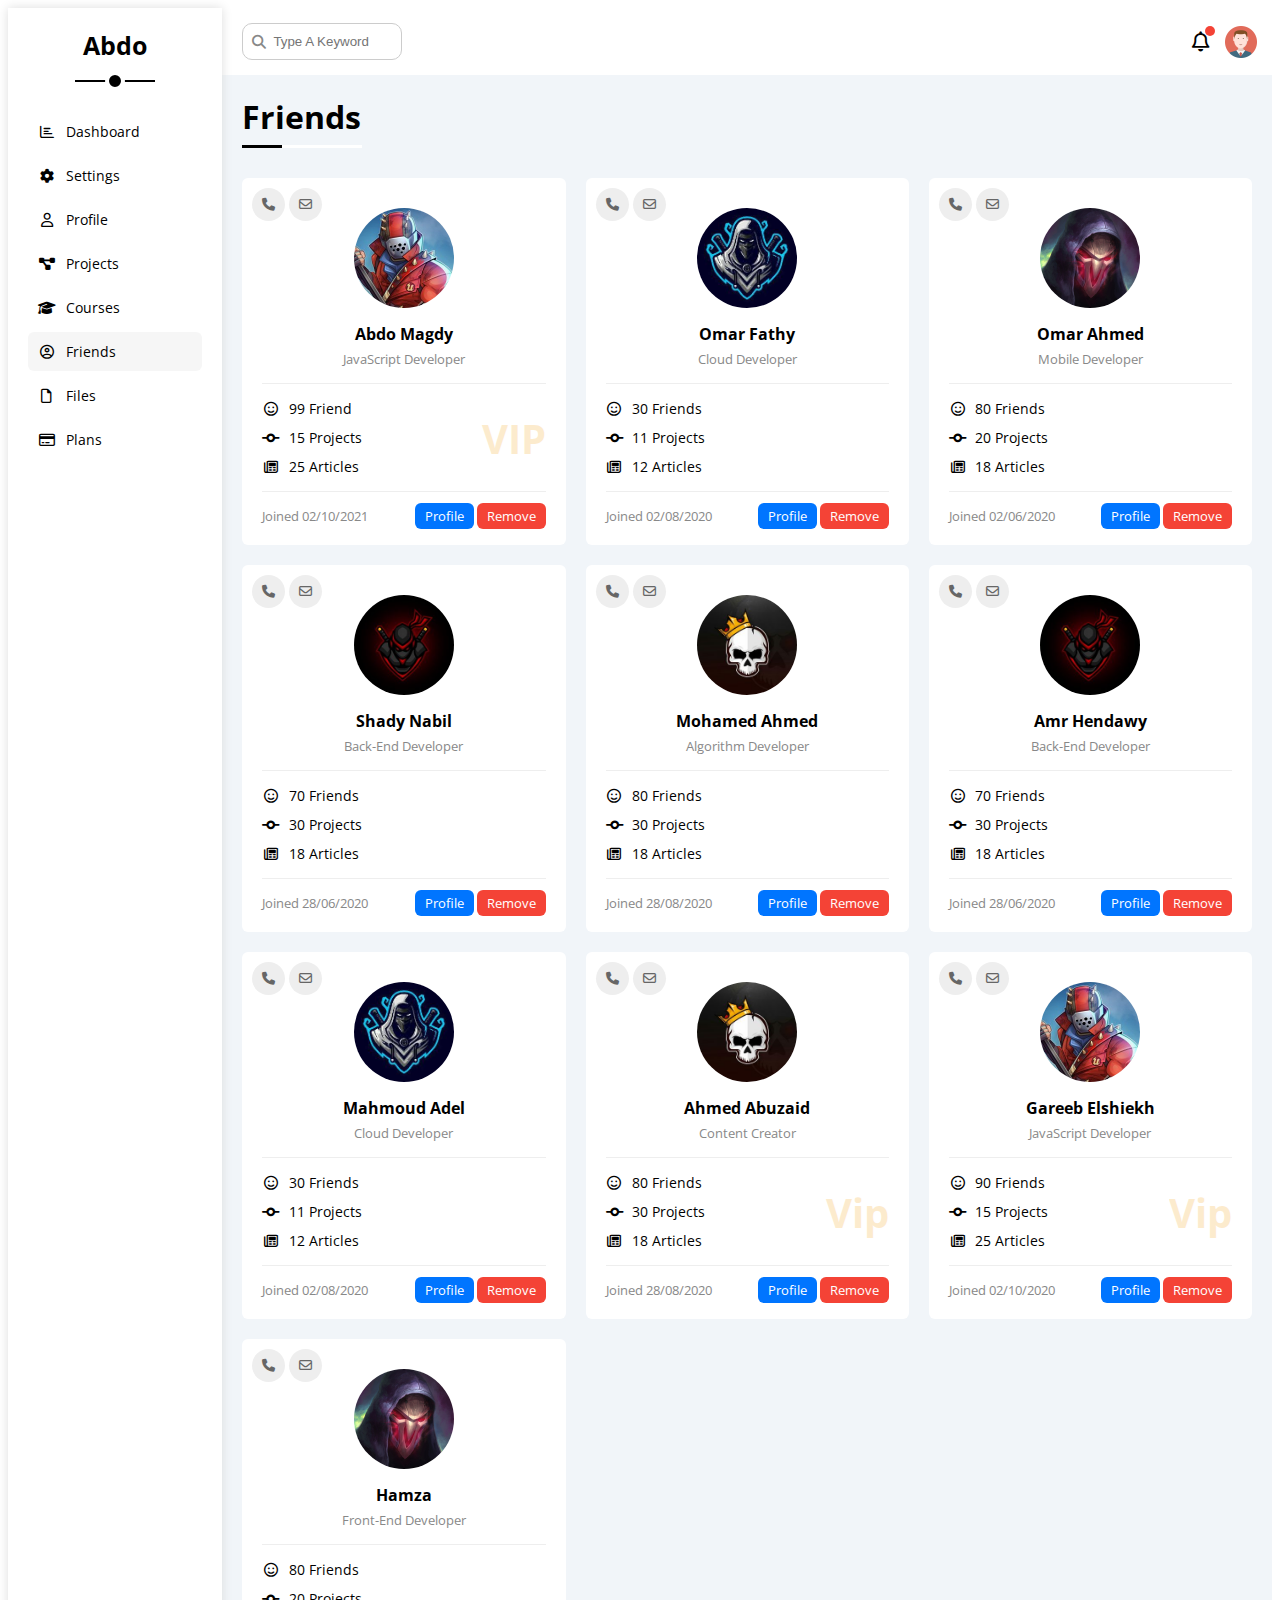
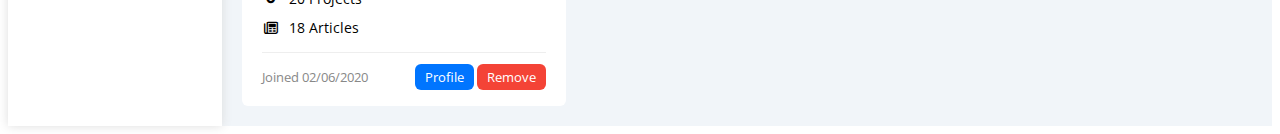
<file: friends.html>
<!DOCTYPE html>
<html lang="en">
<head>
  <meta charset="UTF-8">
  <meta http-equiv="X-UA-Compatible" content="IE=edge">
  <meta name="viewport" content="width=device-width, initial-scale=1.0">
  <link rel="stylesheet" href="css/all.min.css">
  <link rel="stylesheet" href="css/framework.css">
  <link rel="stylesheet" href="css/master.css">
  <link rel="preconnect" href="https://fonts.googleapis.com" />
  <link rel="preconnect" href="https://fonts.gstatic.com" crossorigin />
  <link href="https://fonts.googleapis.com/css2?family=Open+Sans:wght@300;500&display=swep" rel="stylesheet" />
  <title>Friends</title>
</head>
<body>
  <div class="paga d-flex">
    <div class="sideber bg-white p-20 p-relative">
    <h3 class="p-relative txt-c mt-0">Abdo</h3>
    <ul>
      <li>
        <a class="d-flex align-center fs-14 c-black rad-6 p-10" href="index.html">
          <i class="fa-regular fa-chart-bar fa-fw"></i>
          <span>Dashboard</span>
        </a>
      </li>
      <li>
        <a class="d-flex align-center fs-14 c-black rad-6 p-10" href="settings.html">
          <i class="fa-solid fa-gear fa-fw"></i>
          <span>Settings</span>
        </a>
      </li>
      <li>
        <a class="d-flex align-center fs-14 c-black rad-6 p-10" href="profile.html">
          <i class="fa-regular fa-user fa-fw"></i>
          <span>Profile</span>
        </a>
      </li>
      <li>
        <a class="d-flex align-center fs-14 c-black rad-6 p-10" href="projects.html">
          <i class="fa-solid fa-diagram-project fa-fw"></i>
          <span>Projects</span>
        </a>
      </li>
      <li>
        <a class="d-flex align-center fs-14 c-black rad-6 p-10" href="courses.html">
          <i class="fa-solid fa-graduation-cap fa-fw"></i>
          <span>Courses</span>
        </a>
      </li>
      <li>
        <a class="active d-flex align-center fs-14 c-black rad-6 p-10" href="friends.html">
          <i class="fa-regular fa-circle-user fa-fw"></i>
          <span>Friends</span>
        </a>
      </li>
      <li>
        <a class="d-flex align-center fs-14 c-black rad-6 p-10" href="files.html">
          <i class="fa-regular fa-file fa-fw"></i>
          <span>Files</span>
        </a>
      </li>
      <li>
        <a class="d-flex align-center fs-14 c-black rad-6 p-10" href="plans.html">
          <i class="fa-regular fa-credit-card fa-fw"></i>
          <span>Plans</span>
        </a>
      </li>
    </ul>
  </div>
  <div class="content w-full">
        <!-- Start Head -->
        <div class="head bg-white p-15 between-flex">
          <div class="search p-relative">
            <input class="p-10" type="search" placeholder="Type A Keyword" />
          </div>
          <div class="icons d-flex align-center">
            <span class="notification p-relative">
              <i class="fa-regular fa-bell fa-lg"></i>
            </span>
            <img src="imgs/avatar.png" alt="" />
          </div>
          </div>
    <!-- End Head -->
    <h1 class="p-relative">Friends</h1>
    <div class="friends-page d-grid m-20 gap-20">
      <div class="friend bg-white rad-6 p-20 p-relative">
        <div class="contact">
          <i class="fa-solid fa-phone"></i>
          <i class="fa-regular fa-envelope"></i>
        </div>
        <div class="txt-c">
          <img class="rad-half mt-10 mb-10 w-100 h-100" src="imgs/friend-01.jpg" alt="" />
          <h4 class="m-0">Abdo Magdy</h4>
          <p class="c-grey fs-13 mt-5 mb-0">JavaScript Developer</p>
        </div>
        <div class="icons fs-14 p-relative">
          <div class="mb-10">
            <i class="fa-regular fa-face-smile fa-fw"></i>
            <span>99 Friend</span>
          </div>
          <div class="mb-10">
            <i class="fa-solid fa-code-commit fa-fw"></i>
            <span>15 Projects</span>
          </div>
          <div>
            <i class="fa-regular fa-newspaper fa-fw"></i>
            <span>25 Articles</span>
          </div>
          <span class="vip fw-bold c-orange">VIP</span>
        </div>
        <div class="info between-flex fs-13">
          <span class="c-grey">Joined 02/10/2021</span>
          <div>
            <a class="bg-blue c-white btn-shape" href="profile.html">Profile</a>
            <a class="bg-red c-white btn-shape" href="#">Remove</a>
          </div>
        </div>
      </div>
      <div class="friend bg-white rad-6 p-20 p-relative">
        <div class="contact">
          <i class="fa-solid fa-phone"></i>
          <i class="fa-regular fa-envelope"></i>
        </div>
        <div class="txt-c">
          <img class="rad-half mt-10 mb-10 w-100 h-100" src="imgs/friend-02.jpg" alt="" />
          <h4 class="m-0">Omar Fathy</h4>
          <p class="c-grey fs-13 mt-5 mb-0">Cloud Developer</p>
        </div>
        <div class="icons fs-14 p-relative">
          <div class="mb-10">
            <i class="fa-regular fa-face-smile fa-fw"></i>
            <span>30 Friends</span>
          </div>
          <div class="mb-10">
            <i class="fa-solid fa-code-commit fa-fw"></i>
            <span>11 Projects</span>
          </div>
          <div>
            <i class="fa-regular fa-newspaper fa-fw"></i>
            <span>12 Articles</span>
          </div>
        </div>
        <div class="info between-flex fs-13">
          <span class="c-grey">Joined 02/08/2020</span>
          <div>
            <a class="bg-blue c-white btn-shape" href="profile.html">Profile</a>
            <a class="bg-red c-white btn-shape" href="">Remove</a>
          </div>
        </div>
      </div>
      <div class="friend bg-white rad-6 p-20 p-relative">
        <div class="contact">
          <i class="fa-solid fa-phone"></i>
          <i class="fa-regular fa-envelope"></i>
        </div>
        <div class="txt-c">
          <img class="rad-half mt-10 mb-10 w-100 h-100" src="imgs/friend-03.jpg" alt="" />
          <h4 class="m-0">Omar Ahmed</h4>
          <p class="c-grey fs-13 mt-5 mb-0">Mobile Developer</p>
        </div>
        <div class="icons fs-14 p-relative">
          <div class="mb-10">
            <i class="fa-regular fa-face-smile fa-fw"></i>
            <span>80 Friends</span>
          </div>
          <div class="mb-10">
            <i class="fa-solid fa-code-commit fa-fw"></i>
            <span>20 Projects</span>
          </div>
          <div>
            <i class="fa-regular fa-newspaper fa-fw"></i>
            <span>18 Articles</span>
          </div>
        </div>
        <div class="info between-flex fs-13">
          <span class="c-grey">Joined 02/06/2020</span>
          <div>
            <a class="bg-blue c-white btn-shape" href="profile.html">Profile</a>
            <a class="bg-red c-white btn-shape" href="">Remove</a>
          </div>
        </div>
      </div>
      <div class="friend bg-white rad-6 p-20 p-relative">
        <div class="contact">
          <i class="fa-solid fa-phone"></i>
          <i class="fa-regular fa-envelope"></i>
        </div>
        <div class="txt-c">
          <img class="rad-half mt-10 mb-10 w-100 h-100" src="imgs/friend-04.jpg" alt="" />
          <h4 class="m-0">Shady Nabil</h4>
          <p class="c-grey fs-13 mt-5 mb-0">Back-End Developer</p>
        </div>
        <div class="icons fs-14 p-relative">
          <div class="mb-10">
            <i class="fa-regular fa-face-smile fa-fw"></i>
            <span>70 Friends</span>
          </div>
          <div class="mb-10">
            <i class="fa-solid fa-code-commit fa-fw"></i>
            <span>30 Projects</span>
          </div>
          <div>
            <i class="fa-regular fa-newspaper fa-fw"></i>
            <span>18 Articles</span>
          </div>
        </div>
        <div class="info between-flex fs-13">
          <span class="c-grey">Joined 28/06/2020</span>
          <div>
            <a class="bg-blue c-white btn-shape" href="profile.html">Profile</a>
            <a class="bg-red c-white btn-shape" href="">Remove</a>
          </div>
        </div>
      </div>
      <div class="friend bg-white rad-6 p-20 p-relative">
        <div class="contact">
          <i class="fa-solid fa-phone"></i>
          <i class="fa-regular fa-envelope"></i>
        </div>
        <div class="txt-c">
          <img class="rad-half mt-10 mb-10 w-100 h-100" src="imgs/friend-05.jpg" alt="" />
          <h4 class="m-0">Mohamed Ahmed</h4>
          <p class="c-grey fs-13 mt-5 mb-0">Algorithm Developer</p>
        </div>
        <div class="icons fs-14 p-relative">
          <div class="mb-10">
            <i class="fa-regular fa-face-smile fa-fw"></i>
            <span>80 Friends</span>
          </div>
          <div class="mb-10">
            <i class="fa-solid fa-code-commit fa-fw"></i>
            <span>30 Projects</span>
          </div>
          <div>
            <i class="fa-regular fa-newspaper fa-fw"></i>
            <span>18 Articles</span>
          </div>
        </div>
        <div class="info between-flex fs-13">
          <span class="c-grey">Joined 28/08/2020</span>
          <div>
            <a class="bg-blue c-white btn-shape" href="profile.html">Profile</a>
            <a class="bg-red c-white btn-shape" href="">Remove</a>
          </div>
        </div>
      </div>
      <div class="friend bg-white rad-6 p-20 p-relative">
        <div class="contact">
          <i class="fa-solid fa-phone"></i>
          <i class="fa-regular fa-envelope"></i>
        </div>
        <div class="txt-c">
          <img class="rad-half mt-10 mb-10 w-100 h-100" src="imgs/friend-04.jpg" alt="" />
          <h4 class="m-0">Amr Hendawy</h4>
          <p class="c-grey fs-13 mt-5 mb-0">Back-End Developer</p>
        </div>
        <div class="icons fs-14 p-relative">
          <div class="mb-10">
            <i class="fa-regular fa-face-smile fa-fw"></i>
            <span>70 Friends</span>
          </div>
          <div class="mb-10">
            <i class="fa-solid fa-code-commit fa-fw"></i>
            <span>30 Projects</span>
          </div>
          <div>
            <i class="fa-regular fa-newspaper fa-fw"></i>
            <span>18 Articles</span>
          </div>
        </div>
        <div class="info between-flex fs-13">
          <span class="c-grey">Joined 28/06/2020</span>
          <div>
            <a class="bg-blue c-white btn-shape" href="profile.html">Profile</a>
            <a class="bg-red c-white btn-shape" href="">Remove</a>
          </div>
        </div>
      </div>
      <div class="friend bg-white rad-6 p-20 p-relative">
        <div class="contact">
          <i class="fa-solid fa-phone"></i>
          <i class="fa-regular fa-envelope"></i>
        </div>
        <div class="txt-c">
          <img class="rad-half mt-10 mb-10 w-100 h-100" src="imgs/friend-02.jpg" alt="" />
          <h4 class="m-0">Mahmoud Adel</h4>
          <p class="c-grey fs-13 mt-5 mb-0">Cloud Developer</p>
        </div>
        <div class="icons fs-14 p-relative">
          <div class="mb-10">
            <i class="fa-regular fa-face-smile fa-fw"></i>
            <span>30 Friends</span>
          </div>
          <div class="mb-10">
            <i class="fa-solid fa-code-commit fa-fw"></i>
            <span>11 Projects</span>
          </div>
          <div>
            <i class="fa-regular fa-newspaper fa-fw"></i>
            <span>12 Articles</span>
          </div>
        </div>
        <div class="info between-flex fs-13">
          <span class="c-grey">Joined 02/08/2020</span>
          <div>
            <a class="bg-blue c-white btn-shape" href="profile.html">Profile</a>
            <a class="bg-red c-white btn-shape" href="">Remove</a>
          </div>
        </div>
      </div>
      <div class="friend bg-white rad-6 p-20 p-relative">
        <div class="contact">
          <i class="fa-solid fa-phone"></i>
          <i class="fa-regular fa-envelope"></i>
        </div>
        <div class="txt-c">
          <img class="rad-half mt-10 mb-10 w-100 h-100" src="imgs/friend-05.jpg" alt="" />
          <h4 class="m-0">Ahmed Abuzaid</h4>
          <p class="c-grey fs-13 mt-5 mb-0">Content Creator</p>
        </div>
        <div class="icons fs-14 p-relative">
          <div class="mb-10">
            <i class="fa-regular fa-face-smile fa-fw"></i>
            <span>80 Friends</span>
          </div>
          <div class="mb-10">
            <i class="fa-solid fa-code-commit fa-fw"></i>
            <span>30 Projects</span>
          </div>
          <div>
            <i class="fa-regular fa-newspaper fa-fw"></i>
            <span>18 Articles</span>
          </div>
          <span class="vip fw-bold c-orange">Vip</span>
        </div>
        <div class="info between-flex fs-13">
          <span class="c-grey">Joined 28/08/2020</span>
          <div>
            <a class="bg-blue c-white btn-shape" href="profile.html">Profile</a>
            <a class="bg-red c-white btn-shape" href="">Remove</a>
          </div>
        </div>
      </div>
      <div class="friend bg-white rad-6 p-20 p-relative">
        <div class="contact">
          <i class="fa-solid fa-phone"></i>
          <i class="fa-regular fa-envelope"></i>
        </div>
        <div class="txt-c">
          <img class="rad-half mt-10 mb-10 w-100 h-100" src="imgs/friend-01.jpg" alt="" />
          <h4 class="m-0">Gareeb Elshiekh</h4>
          <p class="c-grey fs-13 mt-5 mb-0">JavaScript Developer</p>
        </div>
        <div class="icons fs-14 p-relative">
          <div class="mb-10">
            <i class="fa-regular fa-face-smile fa-fw"></i>
            <span>90 Friends</span>
          </div>
          <div class="mb-10">
            <i class="fa-solid fa-code-commit fa-fw"></i>
            <span>15 Projects</span>
          </div>
          <div>
            <i class="fa-regular fa-newspaper fa-fw"></i>
            <span>25 Articles</span>
          </div>
          <span class="vip fw-bold c-orange">Vip</span>
        </div>
        <div class="info between-flex fs-13">
          <span class="c-grey">Joined 02/10/2020</span>
          <div>
            <a class="bg-blue c-white btn-shape" href="profile.html">Profile</a>
            <a class="bg-red c-white btn-shape" href="">Remove</a>
          </div>
        </div>
      </div>
      <div class="friend bg-white rad-6 p-20 p-relative">
        <div class="contact">
          <i class="fa-solid fa-phone"></i>
          <i class="fa-regular fa-envelope"></i>
        </div>
        <div class="txt-c">
          <img class="rad-half mt-10 mb-10 w-100 h-100" src="imgs/friend-03.jpg" alt="" />
          <h4 class="m-0">Hamza</h4>
          <p class="c-grey fs-13 mt-5 mb-0">Front-End Developer</p>
        </div>
        <div class="icons fs-14 p-relative">
          <div class="mb-10">
            <i class="fa-regular fa-face-smile fa-fw"></i>
            <span>80 Friends</span>
          </div>
          <div class="mb-10">
            <i class="fa-solid fa-code-commit fa-fw"></i>
            <span>20 Projects</span>
          </div>
          <div>
            <i class="fa-regular fa-newspaper fa-fw"></i>
            <span>18 Articles</span>
          </div>
        </div>
        <div class="info between-flex fs-13">
          <span class="c-grey">Joined 02/06/2020</span>
          <div>
            <a class="bg-blue c-white btn-shape" href="profile.html">Profile</a>
            <a class="bg-red c-white btn-shape" href="">Remove</a>
          </div>
      </div>
    </div>
  </div> 
  </div>
  </div>
    </body>
</html>
</file>
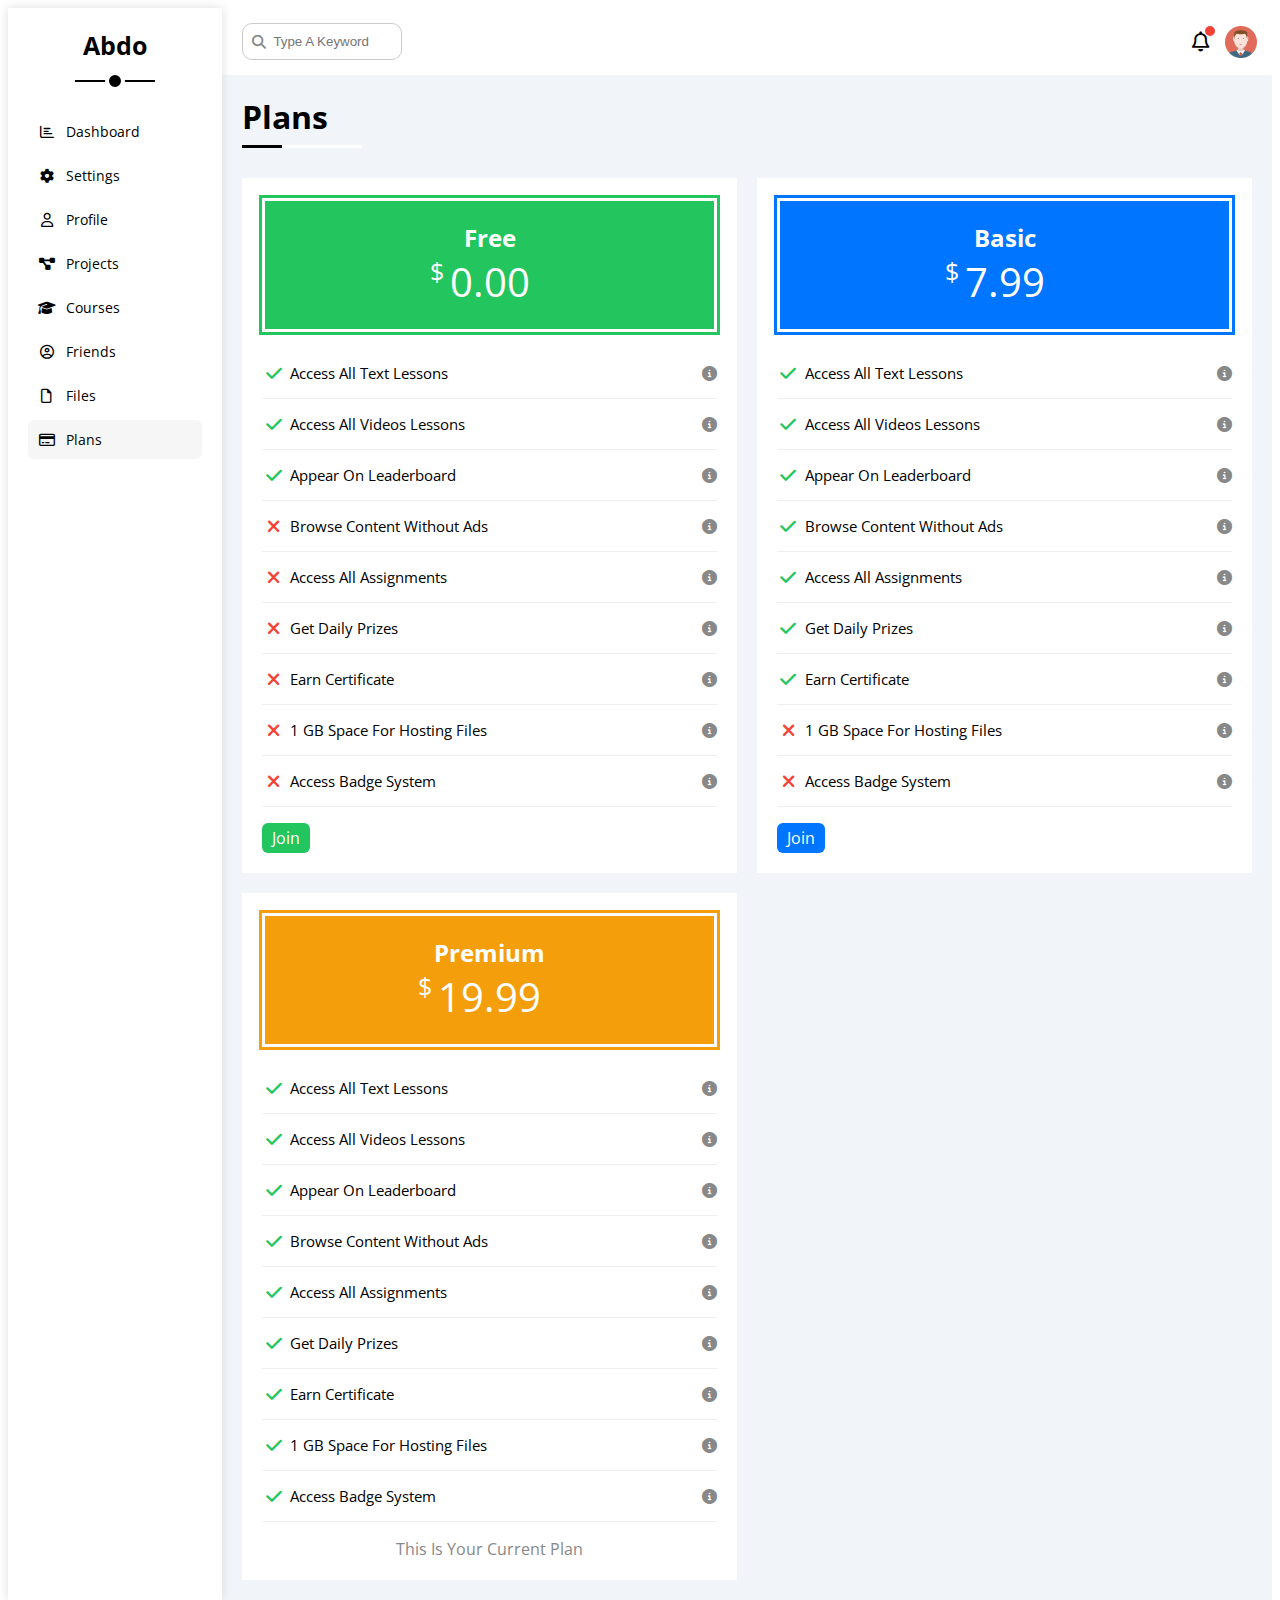
<file: plans.html>
<!DOCTYPE html>
<html lang="en">
<head>
  <meta charset="UTF-8">
  <meta http-equiv="X-UA-Compatible" content="IE=edge">
  <meta name="viewport" content="width=device-width, initial-scale=1.0">
  <link rel="stylesheet" href="css/all.min.css">
  <link rel="stylesheet" href="css/framework.css">
  <link rel="stylesheet" href="css/master.css">
  <link rel="preconnect" href="https://fonts.googleapis.com" />
  <link rel="preconnect" href="https://fonts.gstatic.com" crossorigin />
  <link href="https://fonts.googleapis.com/css2?family=Open+Sans:wght@300;500&display=swep" rel="stylesheet" />
  <title>Plans</title>
</head>
<body>
  <div class="paga d-flex">
    <div class="sideber bg-white p-20 p-relative">
    <h3 class="p-relative txt-c mt-0">Abdo</h3>
    <ul>
      <li>
        <a class="d-flex align-center fs-14 c-black rad-6 p-10" href="index.html">
          <i class="fa-regular fa-chart-bar fa-fw"></i>
          <span>Dashboard</span>
        </a>
      </li>
      <li>
        <a class="d-flex align-center fs-14 c-black rad-6 p-10" href="settings.html">
          <i class="fa-solid fa-gear fa-fw"></i>
          <span>Settings</span>
        </a>
      </li>
      <li>
        <a class="d-flex align-center fs-14 c-black rad-6 p-10" href="profile.html">
          <i class="fa-regular fa-user fa-fw"></i>
          <span>Profile</span>
        </a>
      </li>
      <li>
        <a class="d-flex align-center fs-14 c-black rad-6 p-10" href="projects.html">
          <i class="fa-solid fa-diagram-project fa-fw"></i>
          <span>Projects</span>
        </a>
      </li>
      <li>
        <a class="d-flex align-center fs-14 c-black rad-6 p-10" href="courses.html">
          <i class="fa-solid fa-graduation-cap fa-fw"></i>
          <span>Courses</span>
        </a>
      </li>
      <li>
        <a class="d-flex align-center fs-14 c-black rad-6 p-10" href="friends.html">
          <i class="fa-regular fa-circle-user fa-fw"></i>
          <span>Friends</span>
        </a>
      </li>
      <li>
        <a class="d-flex align-center fs-14 c-black rad-6 p-10" href="files.html">
          <i class="fa-regular fa-file fa-fw"></i>
          <span>Files</span>
        </a>
      </li>
      <li>
        <a class="active d-flex align-center fs-14 c-black rad-6 p-10" href="plans.html">
          <i class="fa-regular fa-credit-card fa-fw"></i>
          <span>Plans</span>
        </a>
      </li>
    </ul>
  </div>
  <div class="content w-full">
        <!-- Start Head -->
        <div class="head bg-white p-15 between-flex">
          <div class="search p-relative">
            <input class="p-10" type="search" placeholder="Type A Keyword" />
          </div>
          <div class="icons d-flex align-center">
            <span class="notification p-relative">
              <i class="fa-regular fa-bell fa-lg"></i>
            </span>
            <img src="imgs/avatar.png" alt="" />
          </div>
          </div>
    <!-- End Head -->
    <h1 class="p-relative">Plans</h1>
    <div class="plans-page d-grid m-20 gap-20">
      <div class="plan green bg-white p-20">
        <div class="top bg-green txt-c p-20">
          <h2 class="m-0 c-white">Free</h2>
          <div class="price c-white"><span>$</span>0.00</div>
        </div>
        <ul>
          <li>
            <i class="fa-solid fa-check fa-fw yes"></i>
            <span>Access All Text Lessons</span>
            <i class="fa-solid fa-circle-info help"></i>
          </li>
          <li>
            <i class="fa-solid fa-check fa-fw yes"></i>
            <span>Access All Videos Lessons</span>
            <i class="fa-solid fa-circle-info help"></i>
          </li>
          <li>
            <i class="fa-solid fa-check fa-fw yes"></i>
            <span>Appear On Leaderboard</span>
            <i class="fa-solid fa-circle-info help"></i>
          </li>
          <li>
            <i class="fa-solid fa-xmark fa-fw"></i>
            <span>Browse Content Without Ads</span>
            <i class="fa-solid fa-circle-info help"></i>
          </li>
          <li>
            <i class="fa-solid fa-xmark fa-fw"></i>
            <span>Access All Assignments</span>
            <i class="fa-solid fa-circle-info help"></i>
          </li>
          <li>
            <i class="fa-solid fa-xmark fa-fw"></i>
            <span>Get Daily Prizes</span>
            <i class="fa-solid fa-circle-info help"></i>
          </li>
          <li>
            <i class="fa-solid fa-xmark fa-fw"></i>
            <span>Earn Certificate</span>
            <i class="fa-solid fa-circle-info help"></i>
          </li>
          <li>
            <i class="fa-solid fa-xmark fa-fw"></i>
            <span>1 GB Space For Hosting Files</span>
            <i class="fa-solid fa-circle-info help"></i>
          </li>
          <li>
            <i class="fa-solid fa-xmark fa-fw"></i>
            <span>Access Badge System</span>
            <i class="fa-solid fa-circle-info help"></i>
          </li>
        </ul>
        <a href="#" class="btn-shape bg-green c-white d-block w-fit">Join</a>
      </div>
      <!-- Start Plan -->
      <div class="plan blue bg-white p-20">
        <div class="top bg-blue txt-c p-20">
          <h2 class="m-0 c-white">Basic</h2>
          <div class="price c-white"><span>$</span>7.99</div>
        </div>
        <ul class="list-none p-0">
          <li>
            <i class="fa-solid fa-check fa-fw yes"></i>
            <span>Access All Text Lessons</span>
            <i class="fa-solid fa-circle-info help"></i>
          </li>
          <li>
            <i class="fa-solid fa-check fa-fw yes"></i>
            <span>Access All Videos Lessons</span>
            <i class="fa-solid fa-circle-info help"></i>
          </li>
          <li>
            <i class="fa-solid fa-check fa-fw yes"></i>
            <span>Appear On Leaderboard</span>
            <i class="fa-solid fa-circle-info help"></i>
          </li>
          <li>
            <i class="fa-solid fa-check fa-fw yes"></i>
            <span>Browse Content Without Ads</span>
            <i class="fa-solid fa-circle-info help"></i>
          </li>
          <li>
            <i class="fa-solid fa-check fa-fw yes"></i>
            <span>Access All Assignments</span>
            <i class="fa-solid fa-circle-info help"></i>
          </li>
          <li>
            <i class="fa-solid fa-check fa-fw yes"></i>
            <span>Get Daily Prizes</span>
            <i class="fa-solid fa-circle-info help"></i>
          </li>
          <li>
            <i class="fa-solid fa-check fa-fw yes"></i>
            <span>Earn Certificate</span>
            <i class="fa-solid fa-circle-info help"></i>
          </li>
          <li>
            <i class="fa-solid fa-xmark fa-fw"></i>
            <span>1 GB Space For Hosting Files</span>
            <i class="fa-solid fa-circle-info help"></i>
          </li>
          <li>
            <i class="fa-solid fa-xmark fa-fw"></i>
            <span>Access Badge System</span>
            <i class="fa-solid fa-circle-info help"></i>
          </li>
        </ul>
        <a href="#" class="btn-shape bg-blue c-white d-block w-fit">Join</a>
      </div>
      <!-- End Plan -->
      <!-- Start Plan -->
      <div class="plan orange bg-white p-20">
        <div class="top bg-orange txt-c p-20">
          <h2 class="m-0 c-white">Premium</h2>
          <div class="price c-white"><span>$</span>19.99</div>
        </div>
        <ul class="list-none p-0">
          <li>
            <i class="fa-solid fa-check fa-fw yes"></i>
            <span>Access All Text Lessons</span>
            <i class="fa-solid fa-circle-info help"></i>
          </li>
          <li>
            <i class="fa-solid fa-check fa-fw yes"></i>
            <span>Access All Videos Lessons</span>
            <i class="fa-solid fa-circle-info help"></i>
          </li>
          <li>
            <i class="fa-solid fa-check fa-fw yes"></i>
            <span>Appear On Leaderboard</span>
            <i class="fa-solid fa-circle-info help"></i>
          </li>
          <li>
            <i class="fa-solid fa-check fa-fw yes"></i>
            <span>Browse Content Without Ads</span>
            <i class="fa-solid fa-circle-info help"></i>
          </li>
          <li>
            <i class="fa-solid fa-check fa-fw yes"></i>
            <span>Access All Assignments</span>
            <i class="fa-solid fa-circle-info help"></i>
          </li>
          <li>
            <i class="fa-solid fa-check fa-fw yes"></i>
            <span>Get Daily Prizes</span>
            <i class="fa-solid fa-circle-info help"></i>
          </li>
          <li>
            <i class="fa-solid fa-check fa-fw yes"></i>
            <span>Earn Certificate</span>
            <i class="fa-solid fa-circle-info help"></i>
          </li>
          <li>
            <i class="fa-solid fa-check fa-fw yes"></i>
            <span>1 GB Space For Hosting Files</span>
            <i class="fa-solid fa-circle-info help"></i>
          </li>
          <li>
            <i class="fa-solid fa-check fa-fw yes"></i>
            <span>Access Badge System</span>
            <i class="fa-solid fa-circle-info help"></i>
          </li>
        </ul>
        <p class="c-grey m-0 txt-c">This Is Your Current Plan</p>
      </div>
      <!-- End Plan -->
    </div>
  </div>
</div>
</body>
</html>
</file>
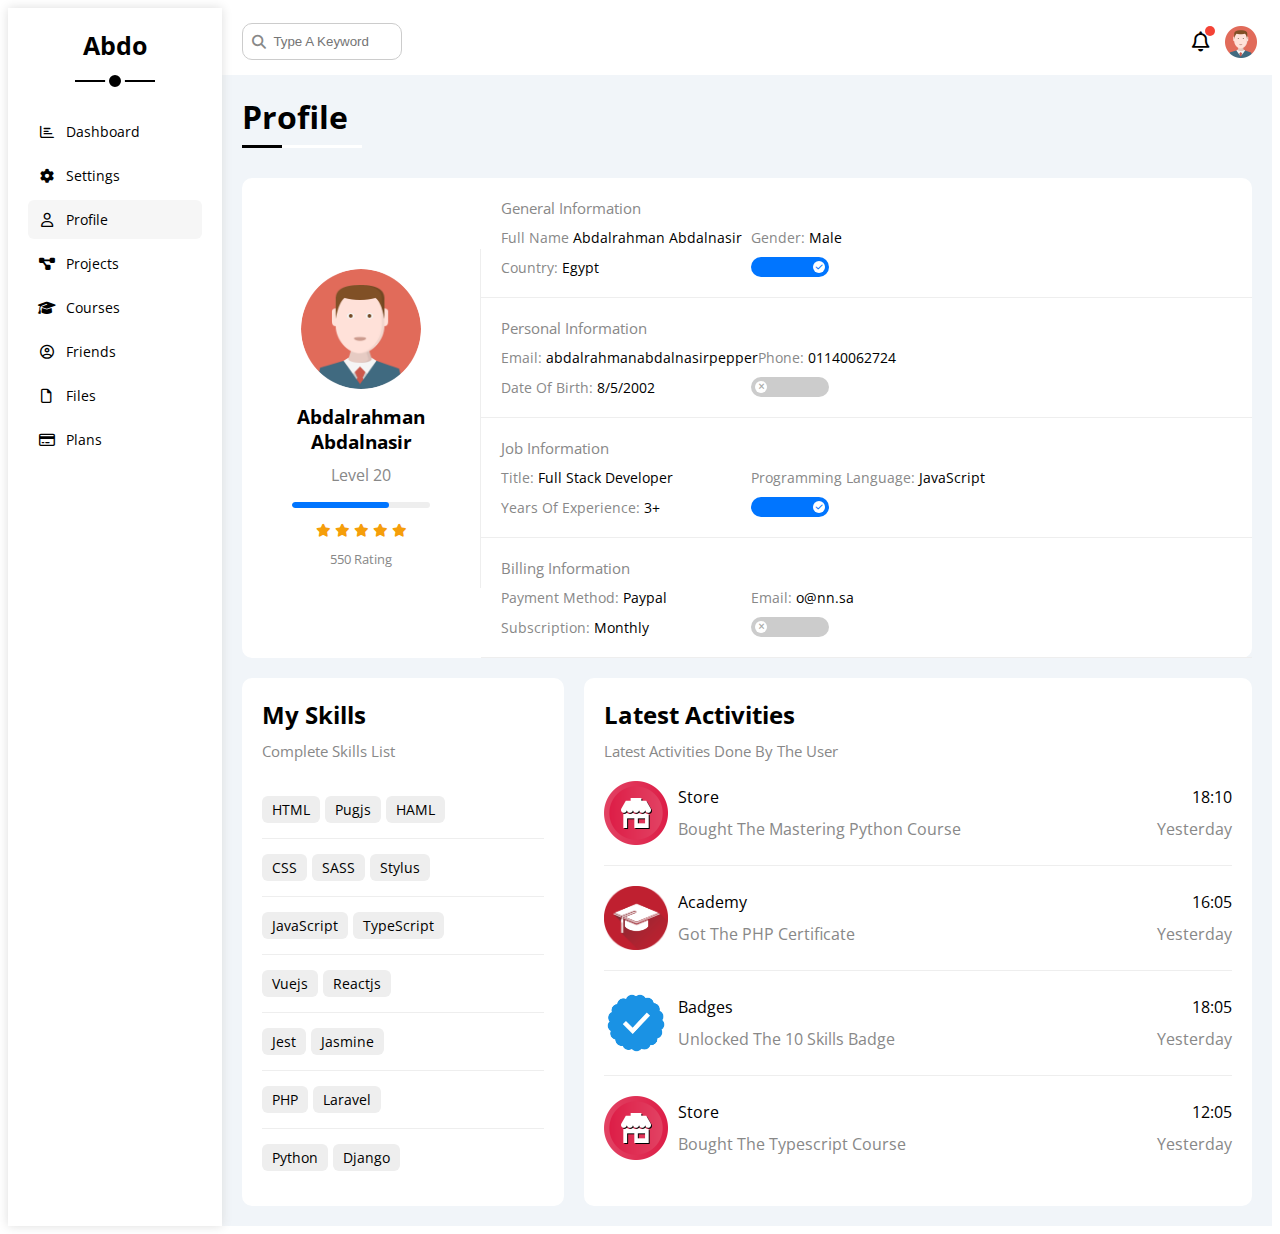
<file: profile.html>
<!DOCTYPE html>
<html lang="en">
<head>
  <meta charset="UTF-8">
  <meta http-equiv="X-UA-Compatible" content="IE=edge">
  <meta name="viewport" content="width=device-width, initial-scale=1.0">
  <link rel="stylesheet" href="css/all.min.css">
  <link rel="stylesheet" href="css/framework.css">
  <link rel="stylesheet" href="css/master.css">
  <link rel="preconnect" href="https://fonts.googleapis.com" />
  <link rel="preconnect" href="https://fonts.gstatic.com" crossorigin />
  <link href="https://fonts.googleapis.com/css2?family=Open+Sans:wght@300;500&display=swep" rel="stylesheet" />
  <title>Porfile</title>
</head>
  <div class="paga d-flex">
    <div class="sideber bg-white p-20 p-relative">
    <h3 class="p-relative txt-c mt-0">Abdo</h3>
    <ul>
      <li>
        <a class="d-flex align-center fs-14 c-black rad-6 p-10" href="index.html">
          <i class="fa-regular fa-chart-bar fa-fw"></i>
          <span>Dashboard</span>
        </a>
      </li>
      <li>
        <a class="d-flex align-center fs-14 c-black rad-6 p-10" href="settings.html">
          <i class="fa-solid fa-gear fa-fw"></i>
          <span>Settings</span>
        </a>
      </li>
      <li>
        <a class="active d-flex align-center fs-14 c-black rad-6 p-10" href="profile.html">
          <i class="fa-regular fa-user fa-fw"></i>
          <span>Profile</span>
        </a>
      </li>
      <li>
        <a class="d-flex align-center fs-14 c-black rad-6 p-10" href="projects.html">
          <i class="fa-solid fa-diagram-project fa-fw"></i>
          <span>Projects</span>
        </a>
      </li>
      <li>
        <a class="d-flex align-center fs-14 c-black rad-6 p-10" href="courses.html">
          <i class="fa-solid fa-graduation-cap fa-fw"></i>
          <span>Courses</span>
        </a>
      </li>
      <li>
        <a class="d-flex align-center fs-14 c-black rad-6 p-10" href="friends.html">
          <i class="fa-regular fa-circle-user fa-fw"></i>
          <span>Friends</span>
        </a>
      </li>
      <li>
        <a class="d-flex align-center fs-14 c-black rad-6 p-10" href="files.html">
          <i class="fa-regular fa-file fa-fw"></i>
          <span>Files</span>
        </a>
      </li>
      <li>
        <a class="d-flex align-center fs-14 c-black rad-6 p-10" href="plans.html">
          <i class="fa-regular fa-credit-card fa-fw"></i>
          <span>Plans</span>
        </a>
      </li>
    </ul>
  </div>
  <div class="content w-full">
        <!-- Start Head -->
        <div class="head bg-white p-15 between-flex">
          <div class="search p-relative">
            <input class="p-10" type="search" placeholder="Type A Keyword" />
          </div>
          <div class="icons d-flex align-center">
            <span class="notification p-relative">
              <i class="fa-regular fa-bell fa-lg"></i>
            </span>
            <img src="imgs/avatar.png" alt="" />
          </div>
          </div>
        <!-- End Head -->
        <!-- End Head -->
        <h1 class="p-relative">Profile</h1>
        <div class="profile-page m-20">
          <!-- Start Overview -->
          <div class="overview bg-white rad-10 d-flex align-center">
            <div class="avatar-box txt-c p-20">
              <img class="rad-half mb-10" src="imgs/avatar.png" alt="" />
              <h3 class="m-0">Abdalrahman Abdalnasir</h3>
              <p class="c-grey mt-10">Level 20</p>
              <div class="level rad-6 bg-eee p-relative">
                <span style="width: 70%"></span>
              </div>
              <div class="rating mt-10 mb-10">
                <i class="fa-solid fa-star c-orange fs-13"></i>
                <i class="fa-solid fa-star c-orange fs-13"></i>
                <i class="fa-solid fa-star c-orange fs-13"></i>
                <i class="fa-solid fa-star c-orange fs-13"></i>
                <i class="fa-solid fa-star c-orange fs-13"></i>
              </div>
              <p class="c-grey m-0 fs-13">550 Rating</p>
            </div>
            <div class="info-box w-full txt-c-mobile">
              <!-- Start Information Row -->
              <div class="box p-20 d-flex align-center">
                <h4 class="c-grey fs-15 m-0 w-full">General Information</h4>
                <div class="fs-14">
                  <span class="c-grey">Full Name</span>
                  <span>Abdalrahman Abdalnasir</span>
                </div>
                <div class="fs-14">
                  <span class="c-grey">Gender:</span>
                  <span>Male</span>
                </div>
                <div class="fs-14">
                  <span class="c-grey">Country:</span>
                  <span>Egypt</span>
                </div>
                <div class="fs-14">
                  <label>
                    <input class="toggle-checkbox" type="checkbox" checked />
                    <div class="toggle-switch"></div>
                  </label>
                </div>
              </div>
              <!-- End Information Row -->
              <!-- Start Information Row -->
              <div class="box p-20 d-flex align-center">
                <h4 class="c-grey w-full fs-15 m-0">Personal Information</h4>
                <div class="fs-14">
                  <span class="c-grey">Email:</span>
                  <span>abdalrahmanabdalnasirpepper</span>
                </div>
                <div class="fs-14">
                  <span class="c-grey">Phone:</span>
                  <span>01140062724</span>
                </div>
                <div class="fs-14">
                  <span class="c-grey">Date Of Birth:</span>
                  <span>8/5/2002</span>
                </div>
                <div class="fs-14">
                  <label>
                    <input class="toggle-checkbox" type="checkbox" />
                    <div class="toggle-switch"></div>
                  </label>
                </div>
              </div>
              <!-- End Information Row -->
              <!-- Start Information Row -->
              <div class="box p-20 d-flex align-center">
                <h4 class="c-grey w-full fs-15 m-0">Job Information</h4>
                <div class="fs-14">
                  <span class="c-grey">Title:</span>
                  <span>Full Stack Developer</span>
                </div>
                <div class="fs-14">
                  <span class="c-grey">Programming Language:</span>
                  <span>JavaScript</span>
                </div>
                <div class="fs-14">
                  <span class="c-grey">Years Of Experience:</span>
                  <span>3+</span>
                </div>
                <div class="fs-14">
                  <label>
                    <input class="toggle-checkbox" type="checkbox" checked />
                    <div class="toggle-switch"></div>
                  </label>
                </div>
              </div>
              <!-- End Information Row -->
              <!-- Start Information Row -->
              <div class="box p-20 d-flex align-center">
                <h4 class="c-grey w-full fs-15 m-0">Billing Information</h4>
                <div class="fs-14">
                  <span class="c-grey">Payment Method:</span>
                  <span>Paypal</span>
                </div>
                <div class="fs-14">
                  <span class="c-grey">Email:</span>
                  <span>o@nn.sa</span>
                </div>
                <div class="fs-14">
                  <span class="c-grey">Subscription:</span>
                  <span>Monthly</span>
                </div>
                <div class="fs-14">
                  <label>
                    <input class="toggle-checkbox" type="checkbox" />
                    <div class="toggle-switch"></div>
                  </label>
                </div>
              </div>
              <!-- End Information Row -->
            </div>
          </div>
          <!-- End Overview -->
          <!-- Start Other Data -->
          <div class="other-data d-flex gap-20">
            <div class="skills-card p-20 bg-white rad-10 mt-20">
              <h2 class="mt-0 mb-10">My Skills</h2>
              <p class="mt-0 mb-20 c-grey fs-15">Complete Skills List</p>
              <ul class="m-0 txt-c-mobile">
                <li><span>HTML</span><span>Pugjs</span><span>HAML</span></li>
                <li><span>CSS</span><span>SASS</span><span>Stylus</span></li>
                <li><span>JavaScript</span><span>TypeScript</span></li>
                <li><span>Vuejs</span><span>Reactjs</span></li>
                <li><span>Jest</span><span>Jasmine</span></li>
                <li><span>PHP</span><span>Laravel</span></li>
                <li><span>Python</span><span>Django</span></li>
              </ul>
            </div>
            <div class="activities p-20 bg-white rad-10 mt-20">
              <h2 class="mt-0 mb-10">Latest Activities</h2>
              <p class="mt-0 mb-20 c-grey fs-15">Latest Activities Done By The User</p>
              <div class="activity d-flex align-center txt-c-mobile">
                <img src="imgs/activity-01.png" alt="" />
                <div class="info">
                  <span class="d-block mb-10">Store</span>
                  <span class="c-grey">Bought The Mastering Python Course</span>
                </div>
                <div class="date">
                  <span class="d-block mb-10">18:10</span>
                  <span class="c-grey">Yesterday</span>
                </div>
              </div>
              <div class="activity d-flex align-center txt-c-mobile">
                <img src="imgs/activity-02.png" alt="" />
                <div class="info">
                  <span class="d-block mb-10">Academy</span>
                  <span class="c-grey">Got The PHP Certificate</span>
                </div>
                <div class="date">
                  <span class="d-block mb-10">16:05</span>
                  <span class="c-grey">Yesterday</span>
                </div>
              </div>
              <div class="activity d-flex align-center txt-c-mobile">
                <img src="imgs/activity-03.png" alt="" />
                <div class="info">
                  <span class="d-block mb-10">Badges</span>
                  <span class="c-grey">Unlocked The 10 Skills Badge</span>
                </div>
                <div class="date">
                  <span class="d-block mb-10">18:05</span>
                  <span class="c-grey">Yesterday</span>
                </div>
              </div>
              <div class="activity d-flex align-center txt-c-mobile">
                <img src="imgs/activity-01.png" alt="" />
                <div class="info">
                  <span class="d-block mb-10">Store</span>
                  <span class="c-grey">Bought The Typescript Course</span>
                </div>
                <div class="date">
                  <span class="d-block mb-10">12:05</span>
                  <span class="c-grey">Yesterday</span>
                </div>
              </div>
            </div>
          </div>
          <!-- End Other Data -->
          </div>
        </div>
      </div>
    </body>
</html>
</file>
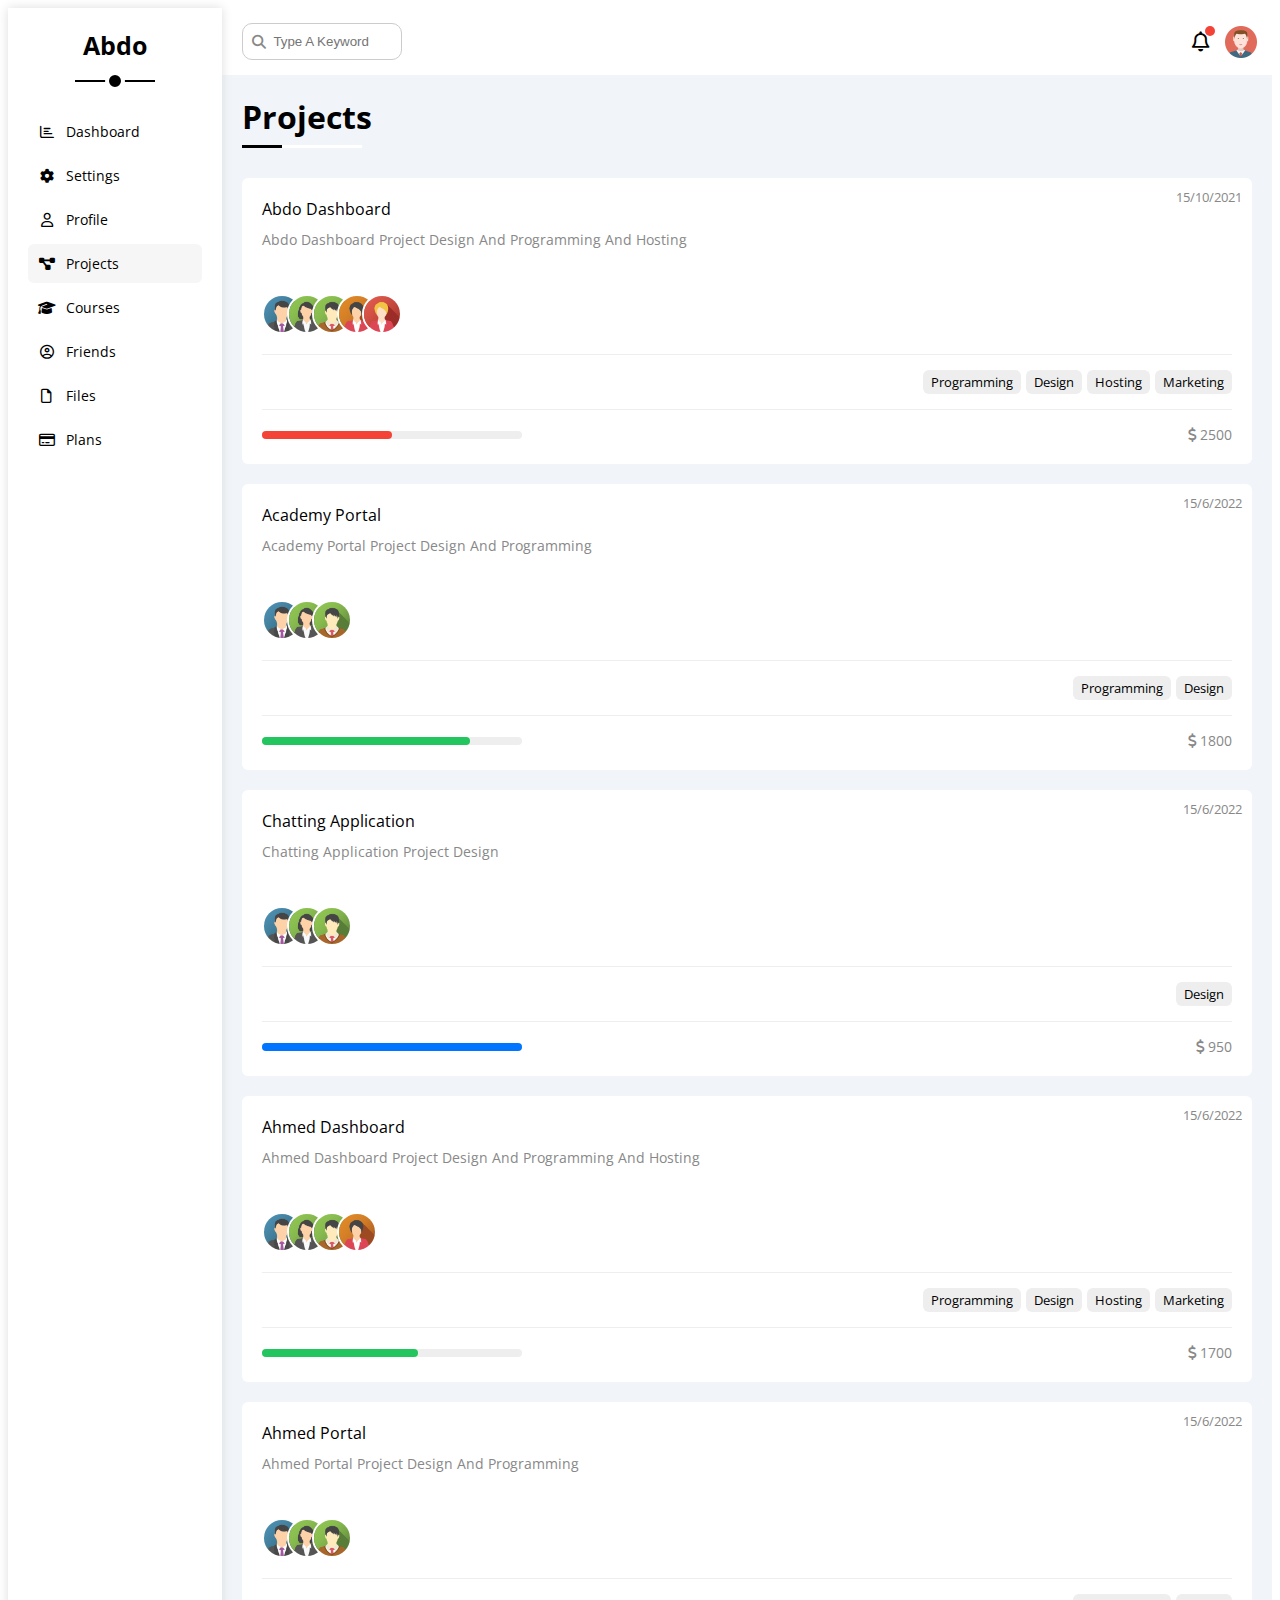
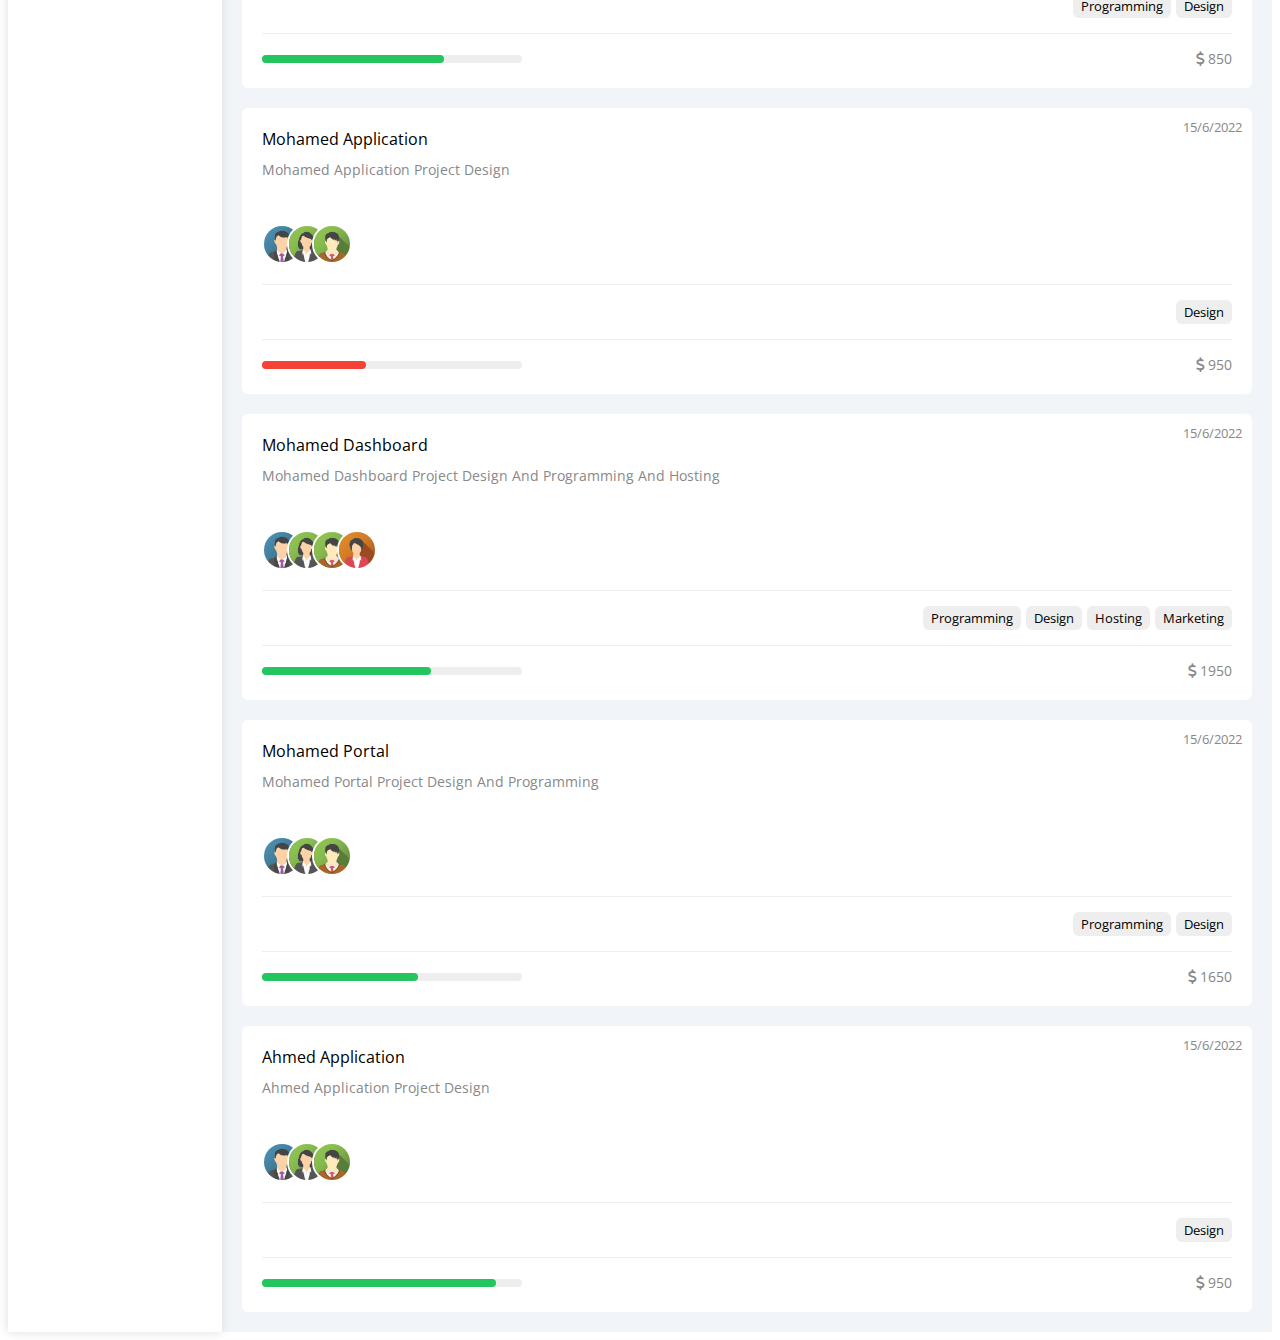
<file: projects.html>
<!DOCTYPE html>
<html lang="en">
<head>
  <meta charset="UTF-8">
  <meta http-equiv="X-UA-Compatible" content="IE=edge">
  <meta name="viewport" content="width=device-width, initial-scale=1.0">
  <link rel="stylesheet" href="css/all.min.css">
  <link rel="stylesheet" href="css/framework.css">
  <link rel="stylesheet" href="css/master.css">
  <link rel="preconnect" href="https://fonts.googleapis.com" />
  <link rel="preconnect" href="https://fonts.gstatic.com" crossorigin />
  <link href="https://fonts.googleapis.com/css2?family=Open+Sans:wght@300;500&display=swep" rel="stylesheet" />
  <title>Projects</title>
</head>
<body>
  <div class="paga d-flex">
    <div class="sideber bg-white p-20 p-relative">
    <h3 class="p-relative txt-c mt-0">Abdo</h3>
    <ul>
      <li>
        <a class="d-flex align-center fs-14 c-black rad-6 p-10" href="index.html">
          <i class="fa-regular fa-chart-bar fa-fw"></i>
          <span>Dashboard</span>
        </a>
      </li>
      <li>
        <a class="d-flex align-center fs-14 c-black rad-6 p-10" href="settings.html">
          <i class="fa-solid fa-gear fa-fw"></i>
          <span>Settings</span>
        </a>
      </li>
      <li>
        <a class="d-flex align-center fs-14 c-black rad-6 p-10" href="profile.html">
          <i class="fa-regular fa-user fa-fw"></i>
          <span>Profile</span>
        </a>
      </li>
      <li>
        <a class="active d-flex align-center fs-14 c-black rad-6 p-10" href="projects.html">
          <i class="fa-solid fa-diagram-project fa-fw"></i>
          <span>Projects</span>
        </a>
      </li>
      <li>
        <a class="d-flex align-center fs-14 c-black rad-6 p-10" href="courses.html">
          <i class="fa-solid fa-graduation-cap fa-fw"></i>
          <span>Courses</span>
        </a>
      </li>
      <li>
        <a class="d-flex align-center fs-14 c-black rad-6 p-10" href="friends.html">
          <i class="fa-regular fa-circle-user fa-fw"></i>
          <span>Friends</span>
        </a>
      </li>
      <li>
        <a class="d-flex align-center fs-14 c-black rad-6 p-10" href="files.html">
          <i class="fa-regular fa-file fa-fw"></i>
          <span>Files</span>
        </a>
      </li>
      <li>
        <a class="d-flex align-center fs-14 c-black rad-6 p-10" href="plans.html">
          <i class="fa-regular fa-credit-card fa-fw"></i>
          <span>Plans</span>
        </a>
      </li>
    </ul>
  </div>
  <div class="content w-full">
        <!-- Start Head -->
        <div class="head bg-white p-15 between-flex">
          <div class="search p-relative">
            <input class="p-10" type="search" placeholder="Type A Keyword" />
          </div>
          <div class="icons d-flex align-center">
            <span class="notification p-relative">
              <i class="fa-regular fa-bell fa-lg"></i>
            </span>
            <img src="imgs/avatar.png" alt="" />
          </div>
          </div>
        <!-- End Head -->
        <h1 class="p-relative">Projects</h1>
        <div class="projects-page d-grid m-20 gap-20">
          <div class="project bg-white p-20 rad-6 p-relative">
            <span class="date fs-13 c-grey">15/10/2021</span>
            <h4 class="m-0">Abdo Dashboard</h4>
            <p class="c-grey mt-10 mb-10 fs-14">Abdo Dashboard Project Design And Programming And Hosting</p>
            <div class="team">
              <a href="#"><img src="imgs/team-01.png" alt="" /></a>
              <a href="#"><img src="imgs/team-02.png" alt="" /></a>
              <a href="#"><img src="imgs/team-03.png" alt="" /></a>
              <a href="#"><img src="imgs/team-04.png" alt="" /></a>
              <a href="#"><img src="imgs/team-05.png" alt="" /></a>
            </div>
            <div class="do d-flex">
              <span class="fs-13 rad-6 bg-eee">Programming</span>
              <span class="fs-13 rad-6 bg-eee">Design</span>
              <span class="fs-13 rad-6 bg-eee">Hosting</span>
              <span class="fs-13 rad-6 bg-eee">Marketing</span>
            </div>
            <div class="info between-flex">
              <div class="prog bg-eee">
                <span class="bg-red" style="width: 50%"></span>
              </div>
              <div class="fs-14 c-grey">
                <i class="fa-solid fa-dollar-sign"></i>
                2500
              </div>
            </div>
          </div>
          <div class="project bg-white p-20 rad-6 p-relative">
            <span class="date fs-13 c-grey">15/6/2022</span>
            <h4 class="m-0">Academy Portal</h4>
            <p class="c-grey mt-10 mb-10 fs-14">Academy Portal Project Design And Programming</p>
            <div class="team">
              <a href="#"><img src="imgs/team-01.png" alt="" /></a>
              <a href="#"><img src="imgs/team-02.png" alt="" /></a>
              <a href="#"><img src="imgs/team-03.png" alt="" /></a>
            </div>
            <div class="do d-flex">
              <span class="fs-13 rad-6 bg-eee">Programming</span>
              <span class="fs-13 rad-6 bg-eee">Design</span>
            </div>
            <div class="info between-flex">
              <div class="prog bg-eee">
                <span class="bg-green" style="width: 80%"></span>
              </div>
              <div class="fs-14 c-grey">
                <i class="fa-solid fa-dollar-sign"></i>
                1800
              </div>
            </div>
          </div>
          <div class="project bg-white p-20 rad-6 p-relative">
            <span class="date fs-13 c-grey">15/6/2022</span>
            <h4 class="m-0">Chatting Application</h4>
            <p class="c-grey mt-10 mb-10 fs-14">Chatting Application Project Design</p>
            <div class="team">
              <a href="#"><img src="imgs/team-01.png" alt="" /></a>
              <a href="#"><img src="imgs/team-02.png" alt="" /></a>
              <a href="#"><img src="imgs/team-03.png" alt="" /></a>
            </div>
            <div class="do d-flex">
              <span class="fs-13 rad-6 bg-eee">Design</span>
            </div>
            <div class="info between-flex">
              <div class="prog bg-eee">
                <span class="bg-blue" style="width: 100%"></span>
              </div>
              <div class="fs-14 c-grey">
                <i class="fa-solid fa-dollar-sign"></i>
                950
              </div>
            </div>
          </div>
          <div class="project bg-white p-20 rad-6 p-relative">
            <span class="date fs-13 c-grey">15/6/2022</span>
            <h4 class="m-0">Ahmed Dashboard</h4>
            <p class="c-grey mt-10 mb-10 fs-14">Ahmed Dashboard Project Design And Programming And Hosting</p>
            <div class="team">
              <a href="#"><img src="imgs/team-01.png" alt="" /></a>
              <a href="#"><img src="imgs/team-02.png" alt="" /></a>
              <a href="#"><img src="imgs/team-03.png" alt="" /></a>
              <a href="#"><img src="imgs/team-04.png" alt="" /></a>
            </div>
            <div class="do d-flex">
              <span class="fs-13 rad-6 bg-eee">Programming</span>
              <span class="fs-13 rad-6 bg-eee">Design</span>
              <span class="fs-13 rad-6 bg-eee">Hosting</span>
              <span class="fs-13 rad-6 bg-eee">Marketing</span>
            </div>
            <div class="info between-flex">
              <div class="prog bg-eee">
                <span class="bg-green" style="width: 60%"></span>
              </div>
              <div class="fs-14 c-grey">
                <i class="fa-solid fa-dollar-sign"></i>
                1700
              </div>
            </div>
          </div>
          <div class="project bg-white p-20 rad-6 p-relative">
            <span class="date fs-13 c-grey">15/6/2022</span>
            <h4 class="m-0">Ahmed Portal</h4>
            <p class="c-grey mt-10 mb-10 fs-14">Ahmed Portal Project Design And Programming</p>
            <div class="team">
              <a href="#"><img src="imgs/team-01.png" alt="" /></a>
              <a href="#"><img src="imgs/team-02.png" alt="" /></a>
              <a href="#"><img src="imgs/team-03.png" alt="" /></a>
            </div>
            <div class="do d-flex">
              <span class="fs-13 rad-6 bg-eee">Programming</span>
              <span class="fs-13 rad-6 bg-eee">Design</span>
            </div>
            <div class="info between-flex">
              <div class="prog bg-eee">
                <span class="bg-green" style="width: 70%"></span>
              </div>
              <div class="fs-14 c-grey">
                <i class="fa-solid fa-dollar-sign"></i>
                850
              </div>
            </div>
          </div>
          <div class="project bg-white p-20 rad-6 p-relative">
            <span class="date fs-13 c-grey">15/6/2022</span>
            <h4 class="m-0">Mohamed Application</h4>
            <p class="c-grey mt-10 mb-10 fs-14">Mohamed Application Project Design</p>
            <div class="team">
              <a href="#"><img src="imgs/team-01.png" alt="" /></a>
              <a href="#"><img src="imgs/team-02.png" alt="" /></a>
              <a href="#"><img src="imgs/team-03.png" alt="" /></a>
            </div>
            <div class="do d-flex">
              <span class="fs-13 rad-6 bg-eee">Design</span>
            </div>
            <div class="info between-flex">
              <div class="prog bg-eee">
                <span class="bg-red" style="width: 40%"></span>
              </div>
              <div class="fs-14 c-grey">
                <i class="fa-solid fa-dollar-sign"></i>
                950
              </div>
            </div>
          </div>
          <div class="project bg-white p-20 rad-6 p-relative">
            <span class="date fs-13 c-grey">15/6/2022</span>
            <h4 class="m-0">Mohamed Dashboard</h4>
            <p class="c-grey mt-10 mb-10 fs-14">Mohamed Dashboard Project Design And Programming And Hosting</p>
            <div class="team">
              <a href="#"><img src="imgs/team-01.png" alt="" /></a>
              <a href="#"><img src="imgs/team-02.png" alt="" /></a>
              <a href="#"><img src="imgs/team-03.png" alt="" /></a>
              <a href="#"><img src="imgs/team-04.png" alt="" /></a>
            </div>
            <div class="do d-flex">
              <span class="fs-13 rad-6 bg-eee">Programming</span>
              <span class="fs-13 rad-6 bg-eee">Design</span>
              <span class="fs-13 rad-6 bg-eee">Hosting</span>
              <span class="fs-13 rad-6 bg-eee">Marketing</span>
            </div>
            <div class="info between-flex">
              <div class="prog bg-eee">
                <span class="bg-green" style="width: 65%"></span>
              </div>
              <div class="fs-14 c-grey">
                <i class="fa-solid fa-dollar-sign"></i>
                1950
              </div>
            </div>
          </div>
          <div class="project bg-white p-20 rad-6 p-relative">
            <span class="date fs-13 c-grey">15/6/2022</span>
            <h4 class="m-0">Mohamed Portal</h4>
            <p class="c-grey mt-10 mb-10 fs-14">Mohamed Portal Project Design And Programming</p>
            <div class="team">
              <a href="#"><img src="imgs/team-01.png" alt="" /></a>
              <a href="#"><img src="imgs/team-02.png" alt="" /></a>
              <a href="#"><img src="imgs/team-03.png" alt="" /></a>
            </div>
            <div class="do d-flex">
              <span class="fs-13 rad-6 bg-eee">Programming</span>
              <span class="fs-13 rad-6 bg-eee">Design</span>
            </div>
            <div class="info between-flex">
              <div class="prog bg-eee">
                <span class="bg-green" style="width: 60%"></span>
              </div>
              <div class="fs-14 c-grey">
                <i class="fa-solid fa-dollar-sign"></i>
                1650
              </div>
            </div>
          </div>
          <div class="project bg-white p-20 rad-6 p-relative">
            <span class="date fs-13 c-grey">15/6/2022</span>
            <h4 class="m-0">Ahmed Application</h4>
            <p class="c-grey mt-10 mb-10 fs-14">Ahmed Application Project Design</p>
            <div class="team">
              <a href="#"><img src="imgs/team-01.png" alt="" /></a>
              <a href="#"><img src="imgs/team-02.png" alt="" /></a>
              <a href="#"><img src="imgs/team-03.png" alt="" /></a>
            </div>
            <div class="do d-flex">
              <span class="fs-13 rad-6 bg-eee">Design</span>
            </div>
            <div class="info between-flex">
              <div class="prog bg-eee">
                <span class="bg-green" style="width: 90%"></span>
              </div>
              <div class="fs-14 c-grey">
                <i class="fa-solid fa-dollar-sign"></i>
                950
              </div>
            </div>
        </div>
      </div>
      </div>
      </div>
    </body>
</html>
</file>
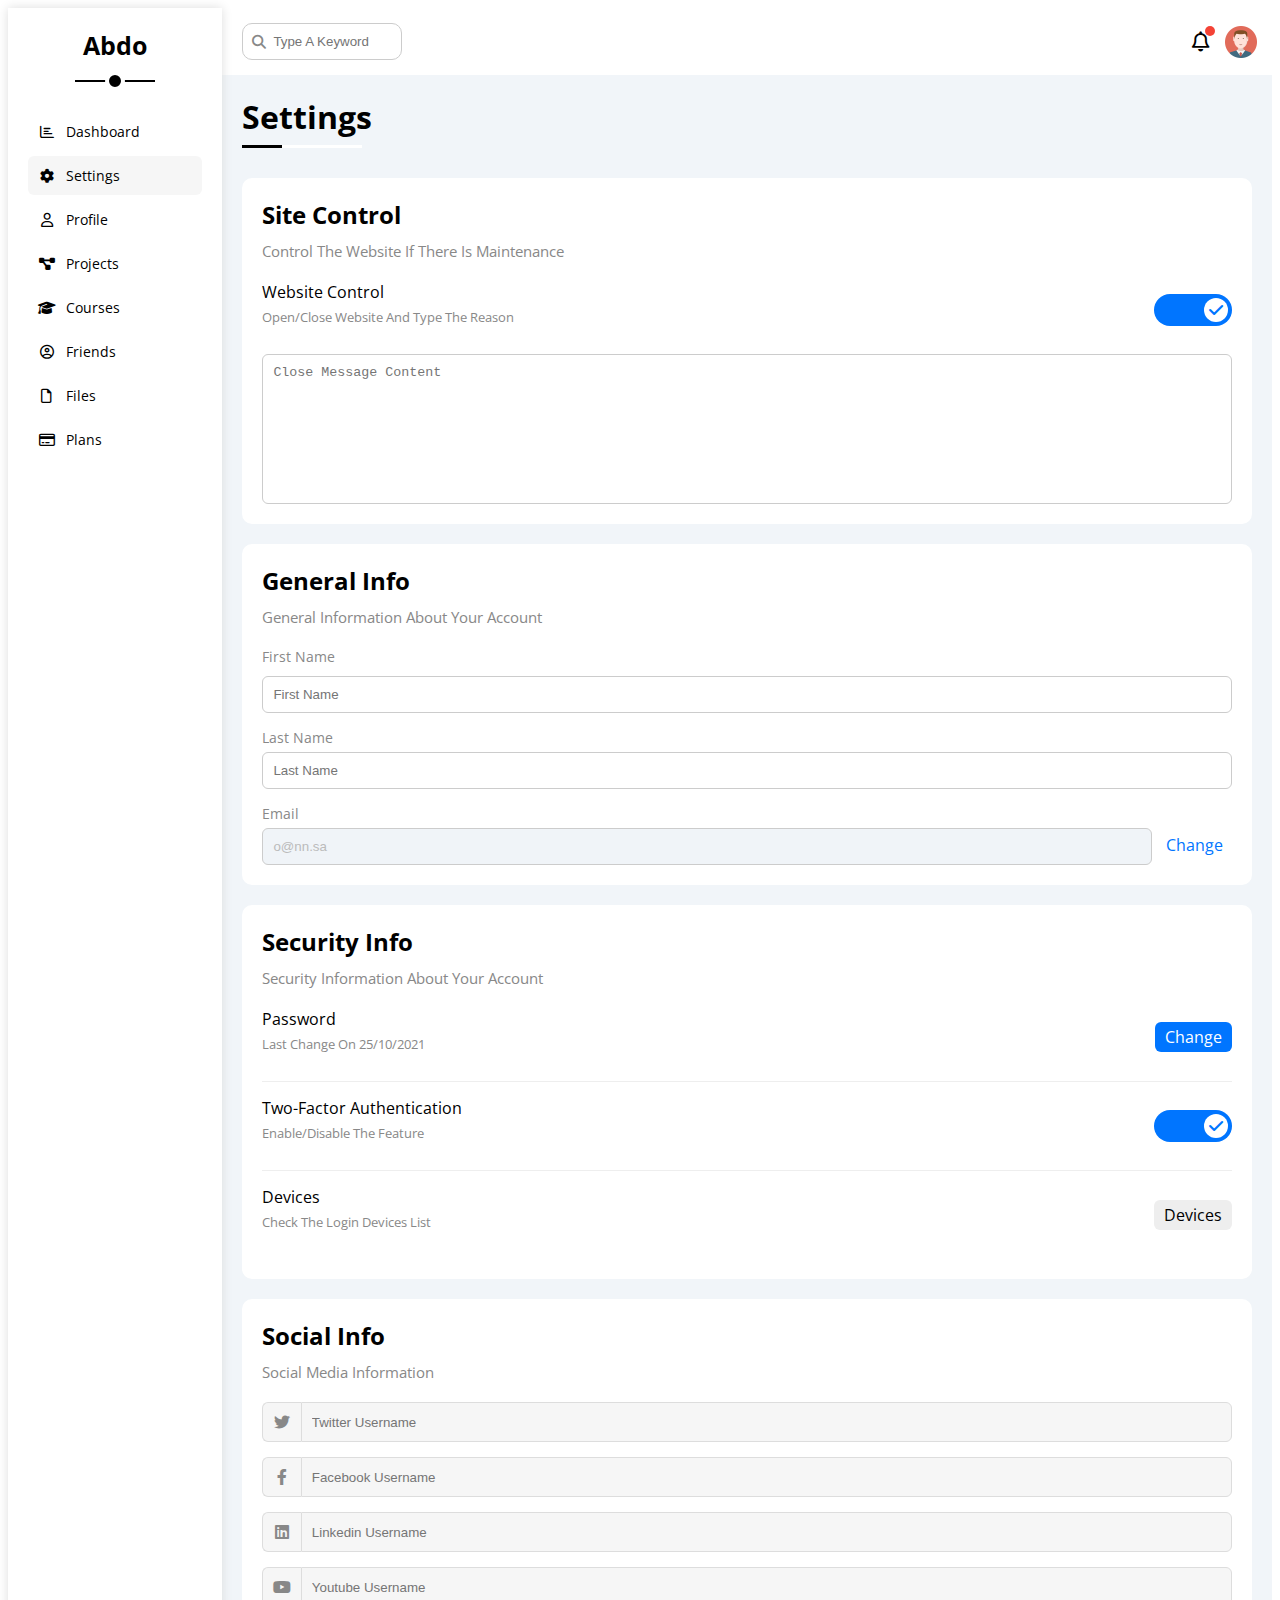
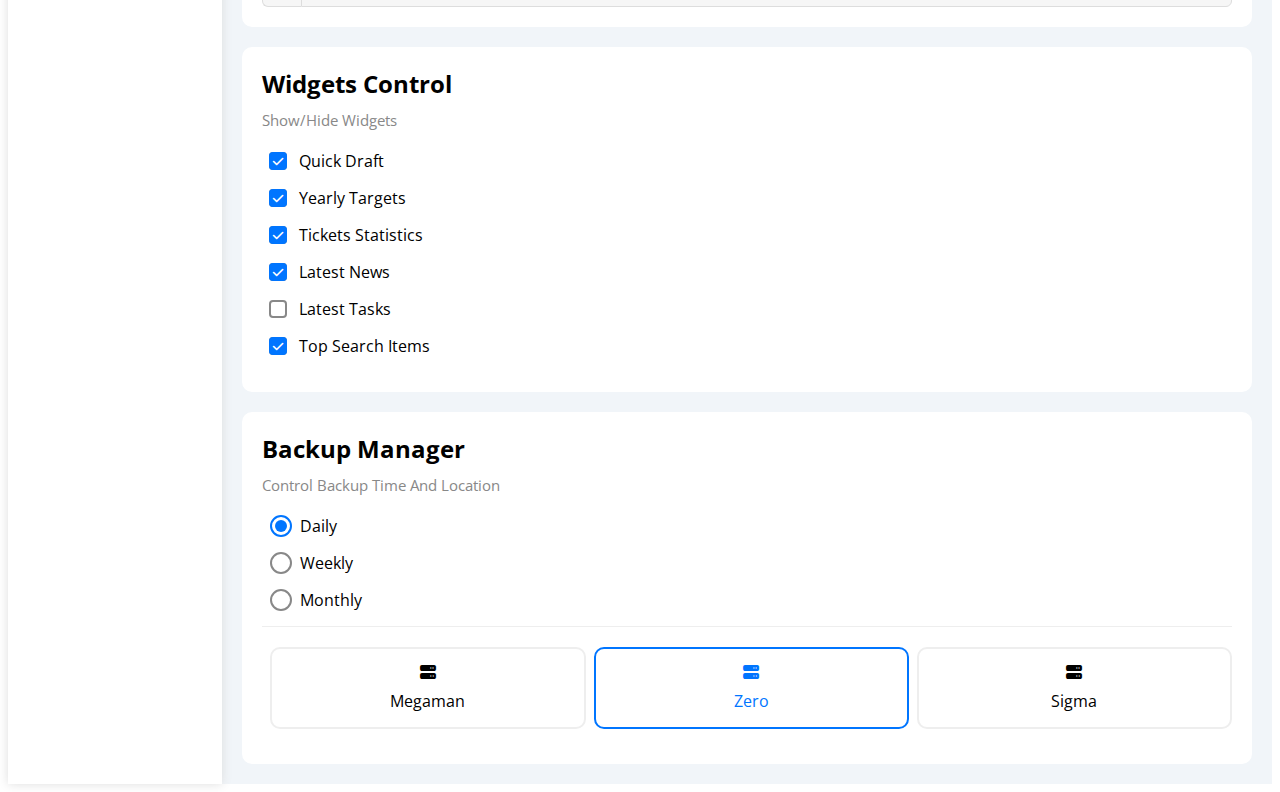
<file: settings.html>
<!DOCTYPE html>
<html lang="en">
<head>
  <meta charset="UTF-8">
  <meta http-equiv="X-UA-Compatible" content="IE=edge">
  <meta name="viewport" content="width=device-width, initial-scale=1.0">
  <link rel="stylesheet" href="css/all.min.css">
  <link rel="stylesheet" href="css/framework.css">
  <link rel="stylesheet" href="css/master.css">
  <link rel="preconnect" href="https://fonts.googleapis.com" />
  <link rel="preconnect" href="https://fonts.gstatic.com" crossorigin />
  <link href="https://fonts.googleapis.com/css2?family=Open+Sans:wght@300;500&display=swep" rel="stylesheet" />
  <title>Settings</title>
</head>
<body>
<div>
  <div class="paga d-flex">
    <div class="sideber bg-white p-20 p-relative">
    <h3 class="p-relative txt-c mt-0">Abdo</h3>
    <ul>
      <li>
        <a class="d-flex align-center fs-14 c-black rad-6 p-10" href="index.html">
          <i class="fa-regular fa-chart-bar fa-fw"></i>
          <span>Dashboard</span>
        </a>
      </li>
      <li>
        <a class="active d-flex align-center fs-14 c-black rad-6 p-10" href="settings.html">
          <i class="fa-solid fa-gear fa-fw"></i>
          <span>Settings</span>
        </a>
      </li>
      <li>
        <a class="d-flex align-center fs-14 c-black rad-6 p-10" href="profile.html">
          <i class="fa-regular fa-user fa-fw"></i>
          <span>Profile</span>
        </a>
      </li>
      <li>
        <a class="d-flex align-center fs-14 c-black rad-6 p-10" href="projects.html">
          <i class="fa-solid fa-diagram-project fa-fw"></i>
          <span>Projects</span>
        </a>
      </li>
      <li>
        <a class="d-flex align-center fs-14 c-black rad-6 p-10" href="courses.html">
          <i class="fa-solid fa-graduation-cap fa-fw"></i>
          <span>Courses</span>
        </a>
      </li>
      <li>
        <a class="d-flex align-center fs-14 c-black rad-6 p-10" href="friends.html">
          <i class="fa-regular fa-circle-user fa-fw"></i>
          <span>Friends</span>
        </a>
      </li>
      <li>
        <a class="d-flex align-center fs-14 c-black rad-6 p-10" href="files.html">
          <i class="fa-regular fa-file fa-fw"></i>
          <span>Files</span>
        </a>
      </li>
      <li>
        <a class="d-flex align-center fs-14 c-black rad-6 p-10" href="plans.html">
          <i class="fa-regular fa-credit-card fa-fw"></i>
          <span>Plans</span>
        </a>
      </li>
    </ul>
  </div>
  <div class="content w-full">
        <!-- Start Head -->
        <div class="head bg-white p-15 between-flex">
          <div class="search p-relative">
            <input class="p-10" type="search" placeholder="Type A Keyword" />
          </div>
          <div class="icons d-flex align-center">
            <span class="notification p-relative">
              <i class="fa-regular fa-bell fa-lg"></i>
            </span>
            <img src="imgs/avatar.png" alt="" />
          </div>
        </div>
        <h1 class="p-relative">Settings</h1>
        <div class="settings-page m-20 d-grid gap-20">
          <!-- Start Settings Box -->
          <div class="p-20 bg-white rad-10">
            <h2 class="mt-0 mb-10">Site Control</h2>
            <p class="mt-0 mb-20 c-grey fs-15">Control The Website If There Is Maintenance</p>
            <div class="mb-15 between-flex">
              <div>
                <span>Website Control</span>
                <p class="c-grey mt-5 mb-0 fs-13">Open/Close Website And Type The Reason</p>
              </div>
              <div>
                <label>
                  <input class="toggle-checkbox" type="checkbox" checked />
                  <div class="toggle-switch"></div>
                </label>
              </div>
            </div>
            <textarea class="close-message p-10 rad-6 d-block w-full" placeholder="Close Message Content"></textarea>
          </div>
          <!-- End Settings Box -->
          <!-- Start Settings Box -->
          <div class="p-20 bg-white rad-10">
            <h2 class="mt-0 mb-10">General Info</h2>
            <p class="mt-0 mb-20 c-grey fs-15">General Information About Your Account</p>
            <div class="mb-15">
              <label class="fs-14 c-grey d-block mb-10" for="first">First Name</label>
              <input
                class="b-none border-ccc p-10 rad-6 d-block w-full"
                type="text"
                id="first"
                placeholder="First Name"
              />
            </div>
            <div class="mb-15">
              <label class="fs-14 c-grey d-block mb-5" for="last">Last Name</label>
              <input
                class="b-none border-ccc p-10 rad-6 d-block w-full"
                id="last"
                type="text"
                placeholder="Last Name"
              />
            </div>
            <div>
              <label class="fs-14 c-grey d-block mb-5" for="email">Email</label>
              <input
                class="email b-none border-ccc p-10 rad-6 w-full mr-10"
                id="email"
                type="email"
                value="o@nn.sa"
                disabled
              />
              <a class="c-blue" href="#">Change</a>
            </div>
          </div>
          <!-- End Settings Box -->
          <!-- Start Settings Box -->
          <div class="p-20 bg-white rad-10">
            <h2 class="mt-0 mb-10">Security Info</h2>
            <p class="mt-0 mb-20 c-grey fs-15">Security Information About Your Account</p>
            <div class="sec-box mb-15 between-flex">
              <div>
                <span>Password</span>
                <p class="c-grey mt-5 mb-0 fs-13">Last Change On 25/10/2021</p>
              </div>
              <a class="button bg-blue c-white btn-shape" href="#">Change</a>
            </div>
            <div class="sec-box mb-15 between-flex">
              <div>
                <span>Two-Factor Authentication</span>
                <p class="c-grey mt-5 mb-0 fs-13">Enable/Disable The Feature</p>
              </div>
              <label>
                <input class="toggle-checkbox" type="checkbox" checked />
                <div class="toggle-switch"></div>
              </label>
            </div>
            <div class="sec-box between-flex">
              <div>
                <span>Devices</span>
                <p class="c-grey mt-5 mb-0 fs-13">Check The Login Devices List</p>
              </div>
              <a class="bg-eee c-black btn-shape" href="#">Devices</a>
            </div>
          </div>
          <!-- End Settings Box -->
          <!-- Start Settings Box -->
          <div class="social-boxes p-20 bg-white rad-10">
            <h2 class="mt-0 mb-10">Social Info</h2>
            <p class="mt-0 mb-20 c-grey fs-15">Social Media Information</p>
            <div class="d-flex align-center mb-15">
              <i class="fa-brands fa-twitter center-flex c-grey"></i>
              <input class="w-full" type="text" placeholder="Twitter Username" />
            </div>
            <div class="d-flex align-center mb-15">
              <i class="fa-brands fa-facebook-f center-flex c-grey"></i>
              <input class="w-full" type="text" placeholder="Facebook Username" />
            </div>
            <div class="d-flex align-center mb-15">
              <i class="fa-brands fa-linkedin center-flex c-grey"></i>
              <input class="w-full" type="text" placeholder="Linkedin Username" />
            </div>
            <div class="d-flex align-center">
              <i class="fa-brands fa-youtube center-flex c-grey"></i>
              <input class="w-full" type="text" placeholder="Youtube Username" />
            </div>
          </div>
          <!-- End Settings Box -->
          <!-- Start Settings Box -->
          <div class="widgets-control p-20 bg-white rad-10">
            <h2 class="mt-0 mb-10">Widgets Control</h2>
            <p class="mt-0 mb-20 c-grey fs-15">Show/Hide Widgets</p>
            <div class="control d-flex align-center mb-15">
              <input type="checkbox" id="one" checked />
              <label for="one">Quick Draft</label>
            </div>
            <div class="control d-flex align-center mb-15">
              <input type="checkbox" id="two" checked />
              <label for="two">Yearly Targets</label>
            </div>
            <div class="control d-flex align-center mb-15">
              <input type="checkbox" id="three" checked />
              <label for="three">Tickets Statistics</label>
            </div>
            <div class="control d-flex align-center mb-15">
              <input type="checkbox" id="four" checked />
              <label for="four">Latest News</label>
            </div>
            <div class="control d-flex align-center mb-15">
              <input type="checkbox" id="five" />
              <label for="five">Latest Tasks</label>
            </div>
            <div class="control d-flex align-center mb-15">
              <input type="checkbox" id="six" checked />
              <label for="six">Top Search Items</label>
            </div>
          </div>
          <!-- End Settings Box -->
          <!-- Start Settings Box -->
          <div class="backup-control p-20 bg-white rad-10">
            <h2 class="mt-0 mb-10">Backup Manager</h2>
            <p class="mt-0 mb-20 c-grey fs-15">Control Backup Time And Location</p>
            <div class="date d-flex align-center mb-15">
              <input type="radio" name="time" id="daily" checked />
              <label for="daily">Daily</label>
            </div>
            <div class="date d-flex align-center mb-15">
              <input type="radio" name="time" id="weekly" />
              <label for="weekly">Weekly</label>
            </div>
            <div class="date d-flex align-center mb-15">
              <input type="radio" name="time" id="monthly" />
              <label for="monthly">Monthly</label>
            </div>
            <div class="servers d-flex align-center txt-c">
              <input type="radio" name="servers" id="server-one" />
              <div class="server mb-15 rad-10 w-full">
                <label class="d-block m-15" for="server-one">
                  <i class="fa-solid fa-server d-block mb-10"></i>
                  Megaman
                </label>
              </div>
              <input type="radio" name="servers" id="server-two" checked />
              <div class="server mb-15 rad-10 w-full">
                <label class="d-block m-15" for="server-two">
                  <i class="fa-solid fa-server d-block mb-10"></i>
                  Zero
                </label>
              </div>
              <input type="radio" name="servers" id="server-three" />
              <div class="server mb-15 rad-10 w-full">
                <label class="d-block m-15" for="server-three">
                  <i class="fa-solid fa-server d-block mb-10"></i>
                  Sigma
                </label>
              </div>
            </div>
          </div>
          <!-- End Settings Box -->
      </div>
    </div>
  </div>
  </div>
    </body>
</html>
</file>
<file: css/framework.css>
:root {
  --blue-color: #0075ff;
  --blue-alt-color: #0d69d5;
  --orange-color: #f59e0b;
  --green-color: #22c55e;
  --red-color: #f44336;
  --grey-color: #888;
}
/* Start Box */
.d-flex {
  display: flex;
}
.f-wrap {
  flex-wrap: wrap;
}
.align-center {
  align-items: center;
}
.space-between {
  justify-content: space-between;
}
.d-grid {
  display: grid;
}
.gap-20 {
  gap: 20px;
}
.d-block {
  display: block;
}
@media (max-width: 767px) {
  .block-mobile {
    display: block;
  }
  .hide-mobile {
    display: none;
  }
}
/* End Box */
/* Start Padding + Margin */
.p-10 {
  padding: 10px;
}
.p-15 {
  padding: 15px;
}
.p-20 {
  padding: 20px;
}
.pt-10 {
  padding-top: 10px;
}
.pt-15 {
  padding-top: 15px;
}
.pt-20 {
  padding-top: 20px;
}
.pb-10 {
  padding-bottom: 10px;
}
.pb-15 {
  padding-bottom: 15px;
}
.pb-20 {
  padding-bottom: 20px;
}
.pl-15 {
  padding-left: 15px;
}
.m-0 {
  margin: 0;
}
.m-15 {
  margin: 15px;
}
.m-20 {
  margin: 20px;
}
.mt-0 {
  margin-top: 0;
}
.mt-5 {
  margin-top: 5px;
}
.mt-10 {
  margin-top: 10px;
}
.mt-15 {
  margin-top: 15px;
}
.mt-20 {
  margin-top: 20px;
}
.mt-25 {
  margin-top: 25px;
}
.mr-10 {
  margin-right: 10px;
}
.mr-15 {
  margin-right: 15px;
}
.mb-5 {
  margin-bottom: 5px;
}
.mb-10 {
  margin-bottom: 10px;
}
.mb-15 {
  margin-bottom: 15px;
}
.mb-20 {
  margin-bottom: 20px;
}
.mb-25 {
  margin-bottom: 25px;
}
/* End Padding + Margin */
/* Start Color */
.c-black {
  color: black;
}
.c-white {
  color: white;
}
.c-grey {
  color: var(--grey-color);
}
.c-red {
  color: var(--red-color);
}
.c-green {
  color: var(--green-color);
}
.c-blue {
  color: var(--blue-color);
}
.c-orange {
  color: var(--orange-color);
}
.bg-red {
  background-color: var(--red-color);
}
.bg-green {
  background-color: var(--green-color);
}
.bg-blue {
  background-color: var(--blue-color);
}
.bg-orange {
  background-color: var(--orange-color);
}
.bg-white {
  background-color: white;
}
.bg-eee {
  background-color: #eee;
}
/* End Color */
/* Start Position */
.p-relative {
  position: relative;
}
.p-absolute {
  position: absolute;
}
/* End Position */
/* Start Font */
.txt-c {
  text-align: center;
}
.fs-13 {
  font-size: 13px;
}
.fs-14 {
  font-size: 14px;
}
.fs-15 {
  font-size: 15px;
}
.fs-25 {
  font-size: 25px;
}
.fw-bold {
  font-weight: bold;
}
@media (max-width: 767px) {
  .txt-c-mobile {
    text-align: center;
  }
}
/* End Font */
/* Start Border */
.rad-6 {
  border-radius: 6px;
}
.rad-10 {
  border-radius: 10px;
}
.rad-half {
  border-radius: 50%;
}
.b-none {
  border: none;
}
.border-ccc {
  border: 1px solid #ccc;
}
.border-eee {
  border: 1px solid #eee;
}

/* End Border */
/* Start Width + Height */
.w-full {
  width: 100%;
}
.w-100 {
  width: 100px;
}
.w-fit {
  width: fit-content;
}
.h-full {
  height: 100%;
}
.h-100 {
  height: 100px;
}
/* End Width + Height */
/* Start Components */
.center-flex {
  display: flex;
  align-items: center;
  justify-content: center;
}
.between-flex {
  display: flex;
  align-items: center;
  justify-content: space-between;
}
.btn-shape {
  padding: 4px 10px;
  border-radius: 6px;
}
/* End Components */
</file>
<file: css/master.css>
:root {
  --blue-color: #0075ff;
  --blue-alt-color: #0d69d5;
  --orange-color: #f59e0b;
  --green-color: #22c55e;
  --red-color: #f44336;
  --grey-color: #888;
}
* {
  box-sizing: border-box;
}
body {
  font-family: "Open Sans" , sans-serif;
}
*:focus {
  outline: none;
}
a {
  text-decoration: none;
}
ul {
  list-style: none;
  padding: 0;
}
::-webkit-scrollbar {
  width: 15px;
}
::-webkit-scrollbar track {
  background-color: white;
}
::-webkit-scrollbar-thumb {
  background-color: var(--blue-color);
}
::-webkit-scrollbar-thumb:hover {
  background-color: var(--blue-alt-color);
}
.paga {
  background-color: #f1f5f9;
  min-height: 100vh;
}
/* Start Sidebar */
.sideber {
  width: 250px;
  box-shadow: 0 0 10px #ddd;
}
.sideber > h3 {
  margin-bottom: 50px;
  text-align: center;
  font-size: 25px;
}
.sideber > h3::before,
.sideber > h3::after {
  content: '';
  background-color: black;
  position: absolute;
  transform: translateX(-50%);
  left: 50%;
}
.sideber > h3::before {
  left: 50%;
  width: 80px;
  height: 2px;
  bottom: -20px;
}
.sideber > h3::after {
  left: 50%;
  bottom: -29px;
  width: 12px;
  height: 12px;
  border-radius: 50%;
  border: 4px solid white;
}
.sideber ul li a {
  transition: 0.3s;
  margin-bottom: 5px;
}
.sideber ul li a:hover,
.sideber ul li a.active {
  background-color: #F6F6F6;
}
.sideber ul li a span {
  font-size: 14px;
  margin-left: 10px;
}
@media (max-width: 767px) {
  .sideber {
    width: 58px;
    padding: 10px;
  }
  .sideber > h3 {
    font-size: 13px;
    margin-bottom: 15px;
  }
  .sideber > h3::before,
  .sideber > h3::after {
    display: none;
  }
  .sideber ul li a span {
    display: none;
  }
}
/* End Sidebar */

/* Strat Contant */
.content {
  overflow: hidden;
}
.head .search::before {
  font-family: var(--fa-style-family-classic);
  content: "\f002";
  font-weight: 900;
  position: absolute;
  left: 15px;
  top: 50%;
  transform: translateY(-50%);
  font-size: 14px;
  color: var(--grey-color);
}
.head .search input {
  border: 1px solid #CCC;
  border-radius: 10px;
  margin-left: 5px;
  padding-left: 30px;
  width: 160px;
  transition: width 0.3s;
}
.head .search input:focus{
  width: 200px;
}
.head .search input:focus::placeholder{
  opacity: 0;
}
.head .icons .notification::before {
  content: "";
  position: absolute;
  width: 10px;
  height: 10px;
  background-color: var(--red-color);
  border-radius: 50%;
  right: -5px;
  top: -5px;
}
.head .icons img {
  width: 32px;
  height: 32px;
  margin-left: 15px;
}
.paga h1 {
  margin: 20px 20px 40px;
}
.paga h1::before,
.paga h1::after {
  content: '';
  height: 3px;
  position: absolute;
  bottom: -10px;
  left: 0;
}
.paga h1::before {
  background-color: white;
  width: 120px;
}
.paga h1::after {
  background-color: black;
  width: 40px;
}
.wrapper {
  grid-template-columns: repeat(auto-fill, minmax(450px, 1fr));
  margin-left: 20px;
  margin-right: 20px;
  margin-bottom: 20px;                                                                   
}
@media (max-width: 767px) {
  .wrapper {
    grid-template-columns: minmax(200px, 1fr);
    margin-left: 10px;
    margin-right: 10px;
    gap: 10px;
  }
}
/* End Contant */
/* Start Welcome Widget */
.welcome {
  overflow: hidden;
}
.welcome .intro img {
  width: 200px;
  margin-bottom: -10px;
}
.welcome .avatar {
  width: 64px;
  height: 64px;
  border: 2px solid white;
  border-radius: 50%;
  padding: 2px;
  box-shadow: 0 0 5px #ddd;
  margin-left: 20px;
  margin-top: -32px;
}
.welcome .body {
  border-top: 1px solid #EEE;
  border-bottom: 1px solid #EEE;
}
.welcome .body > div {
  flex: 1;
}
.welcome .visit {
  margin: 0 15px 15px auto;
  transition: 0.3s;
}
.welcome .visit:hover {
  background-color: var(--blue-alt-color);
}
@media (max-width: 767px) {
  .welcome .intro {
    padding-bottom: 30px;
  }
  .welcome .avatar {
    margin-left: 0;
  }
  .welcome .body > div:not(:last-child) {
    margin-bottom: 20px;
  }
}
/* End Welcome Widget */
/* Start Qucik Draft Widget */
.quick-draft textarea {
  resize: none;
  min-height: 180px;
}
.quick-draft .save {
  margin-left: auto;
  transition: 0.3s;
  cursor: pointer;
}
.quick-draft .save:hover {
  background-color: var(--blue-alt-color);
}
/* End Qucik Draft Widget */
/* Start Targets */
.targets .target-row .icon {
  width: 80px;
  height: 80px;
  margin-right: 15px;
}
.targets .details {
  flex: 1;
}
.targets .details .progress {
  height: 4px;
}
.targets .details .progress > span {
  position: absolute;
  left: 0;
  top: 0;
  height: 100%;
}
.targets .details .progress > span span {
  position: absolute;
  bottom: 16px;
  right: -16px;
  color: white;
  padding: 2px 5px;
  border-radius: 6px;
  font-size: 13px;
}
.targets .details .progress > span span::after {
  content: "";
  border-color: transparent;
  border-width: 5px;
  border-style: solid;
  position: absolute;
  bottom: -10px;
  left: 50%;
  transform: translateX(-50%);
}
.targets .details .progress > .blue span::after {
  border-top-color: var(--blue-color);
}
.targets .details .progress > .orange span::after {
  border-top-color: var(--orange-color);
}
.targets .details .progress > .green span::after {
  border-top-color: var(--green-color);
}
.blue .icon,
.blue .progress {
  background-color: rgb(0 117 255 / 20%);
}
.orange .icon,
.orange .progress {
  background-color: rgb(245 158 11 / 20%);
}
.green .icon,
.green .progress {
  background-color: rgb(34 197 94 / 20%);
}
/* End Targets */
/* Start Tickets */
.tickets .box {
  border: 1px solid #ccc;
  width: calc(50% - 10px);
}
@media (max-width: 767px) {
  .tickets .box {
    width: 100%;
  }
}
/* End Tickets */

/* Start Ticket Widget */
.latest-news .news-row:not(:last-of-type) {
  margin-bottom: 20px;
  padding-bottom: 20px;
  border-bottom: 1px solid #eee;
}
.latest-news .news-row img {
  width: 100px;
  border-radius: 6px;
  margin-right: 15px;
}
.latest-news .info {
  flex-grow: 1;
}
.latest-news .info h3 {
  margin: 0 0 6px;
  font-size: 16px;
}
@media (max-width: 767px) {
  .latest-news .news-row {
    display: block;
  }
  .latest-news .news-row .label {
    margin: 10px auto;
    width: fit-content;
  }
}
/* End Ticket Widget */
/* Start Tasks */
.tasks .task-row:not(:last-of-type) {
  margin-bottom: 15px;
  padding-bottom: 15px;
  border-bottom: 1px solid #eee;
}
.tasks .info {
  flex-grow: 1;
}
.tasks .done {
  opacity: 0.3;
}
.tasks .done h3,
.tasks .done p {
  text-decoration: line-through;
}
.tasks .delete {
  cursor: pointer;
  transition: 0.3s;
}
.tasks .delete:hover {
  color: var(--red-color);
}
/* End Tasks */
/* Start Latest Uploads */
.latest-uploads ul li:not(:last-child) {
  border-bottom: 1px solid #eee;
}
.latest-uploads ul li img {
  width: 40px;
  height: 40px;
}
/* End Latest Uploads */
/* Start Last Project */
/* Start Last Project */
.last-project ul::before {
  content: "";
  position: absolute;
  left: 11px;
  width: 2px;
  height: 100%;
  background-color: var(--blue-color);
}
.last-project ul li::before {
  content: "";
  width: 20px;
  height: 20px;
  display: block;
  border-radius: 50%;
  background-color: white;
  border: 2px solid white;
  outline: 2px solid var(--blue-color);
  margin-right: 15px;
  z-index: 1;
}
.last-project ul li.done::before {
  background-color: var(--blue-color);
}
.last-project ul li.current::before {
  animation: change-color 0.8s infinite alternate;
}
.last-project .launch-icon {
  position: absolute;
  width: 160px;
  right: 0;
  bottom: 0;
  opacity: 0.1;
}
/* End Last Project */
.reminders ul li .key {
  width: 15px;
  height: 15px;
}
.reminders ul li > .blue {
  border-left: 2px solid var(--blue-color);
}
.reminders ul li > .green {
  border-left: 2px solid var(--green-color);
}
.reminders ul li > .orange {
  border-left: 2px solid var(--orange-color);
}
.reminders ul li > .red {
  border-left: 2px solid var(--red-color);
}
/* Start Animation */

/* Start Lastest Post */
.latest-post .avatar {
  width: 48px;
  height: 48px;
}
.latest-post .post-content {
  text-transform: capitalize;
  line-height: 1.8;
  border-top: 1px solid #eee;
  border-bottom: 1px solid #eee;
  min-height: 140px;
}
/* End Lastest Post */

/* Start Social Media */
.social-media .box {
  padding-left: 70px;
}
.social-media .box i {
  position: absolute;
  left: 0;
  top: 0;
  width: 52px;
  transition: 0.3s;
}
.social-media .box i:hover {
  transform: rotate(5deg);
}
.social-media .twitter {
  background-color: rgb(29 161 242 / 20%);
  color: #1da1f2;
}
.social-media .twitter i,
.social-media .twitter a {
  background-color: #1da1f2;
}
.social-media .facebook {
  background-color: rgb(24 119 242 / 20%);
  color: #1da1f2;
}
.social-media .facebook i,
.social-media .facebook a {
  background-color: #1877f2;
}
.social-media .youtube {
  background-color: rgb(255 0 0 / 20%);
  color: #ff0000;
}
.social-media .youtube i,
.social-media .youtube a {
  background-color: #ff0000;
}
.social-media .linkedin {
  background-color: rgb(0 119 181 / 20%);
  color: #0077b5;
}
.social-media .linkedin i,
.social-media .linkedin a {
  background-color: #0077b5;
}
/* End Social Media */

/* Start Projects Table */
.projects .responsive-table {
  overflow-x: auto;
}
.projects table {
  min-width: 1000px;
  border-spacing: 0;
}
.projects thead td {
  background-color: #eee;
  font-weight: bold;
}
.projects table td {
  padding: 15px;
}
.projects tbody td {
  border-bottom: 1px solid #eee;
  border-left: 1px solid #eee;
  transition: 0.3s;
}
.projects table tbody tr td:last-child {
  border-right: 1px solid #eee;
}
.projects tbody tr:hover {
  background-color: #faf7f7;
}
.projects table img {
  width: 32px;
  height: 32px;
  border-radius: 50%;
  padding: 2px;
  background-color: white;
}
.projects table img:not(:first-child) {
  margin-left: -20px;
}
.projects table .label {
  font-size: 13px;
}
/* End Projects Table */



/* Start Settings */
.settings-page {
  grid-template-columns: repeat(auto-fill, minmax(500px, 1fr));
}
@media (max-width: 767px) {
  .settings-page {
    grid-template-columns: minmax(100px, 1fr);
    margin-left: 10px;
    margin-right: 10px;
    gap: 10px;
  }
}
.settings-page .close-message {
  border: 1px solid #ccc;
  resize: none;
  min-height: 150px;
}
.settings-page .email {
  display: inline-flex;
  width: calc(100% - 80px);
}
.settings-page .sec-box {
  padding-bottom: 15px;
}
.settings-page .sec-box:not(:last-of-type) {
  border-bottom: 1px solid #eee;
}
.settings-page .sec-box .button {
  transition: 0.3s;
}
.settings-page .sec-box .button:hover {
  background-color: var(--blue-alt-color);
}
.settings-page .social-boxes i {
  width: 40px;
  height: 40px;
  background-color: #f6f6f6;
  border: 1px solid #ddd;
  border-right: none;
  border-radius: 6px 0 0 6px;
  transition: 0.3s;
}
.settings-page .social-boxes input {
  height: 40px;
  background-color: #f6f6f6;
  border: 1px solid #ddd;
  padding-left: 10px;
  border-radius: 0 6px 6px 0;
}
.settings-page .social-boxes > div:focus-within i {
  color: black;
}

.widgets-control .control input[type="checkbox"] {
  -webkit-appearance: none;
  appearance: none;
}
.widgets-control .control label {
  padding-left: 30px;
  cursor: pointer;
  position: relative;
}
.widgets-control .control label::before,
.widgets-control .control label::after {
  position: absolute;
  left: 0;
  top: 50%;
  margin-top: -9px;
  border-radius: 4px;
}
.widgets-control .control label::before {
  content: "";
  width: 14px;
  height: 14px;
  border: 2px solid var(--grey-color);
}
.widgets-control .control label:hover::before {
  border-color: var(--blue-alt-color);
}
.widgets-control .control label::after {
  font-family: var(--fa-style-family-classic);
  content: "\f00c";
  font-weight: 900;
  background-color: var(--blue-color);
  color: white;
  font-size: 12px;
  width: 18px;
  height: 18px;
  display: flex;
  justify-content: center;
  align-items: center;
  transform: scale(0) rotate(360deg);
  transition: 0.3s;
}
.widgets-control .control input[type="checkbox"]:checked + label::after {
  transform: scale(1);
}
.backup-control input[type="radio"] {
  -webkit-appearance: none;
  appearance: none;
}
.backup-control .date label {
  padding-left: 30px;
  cursor: pointer;
  position: relative;
}
.backup-control .date label::before {
  content: "";
  position: absolute;
  top: 50%;
  left: 0;
  margin-top: -11px;
  width: 18px;
  height: 18px;
  border: 2px solid var(--grey-color);
  border-radius: 50%;
}
.backup-control .date label::after {
  content: "";
  position: absolute;
  left: 5px;
  top: 5px;
  width: 12px;
  height: 12px;
  background: var(--blue-color);
  border-radius: 50%;
  transition: 0.3s;
  transform: scale(0);
}
.backup-control .date input[type="radio"]:checked + label::before {
  border-color: var(--blue-color);
}
.backup-control .date input[type="radio"]:checked + label::after {
  transform: scale(1);
}
.backup-control .servers {
  border-top: 1px solid #eee;
  padding-top: 20px;
}
@media (max-width: 767px) {
  .backup-control .servers {
    flex-wrap: wrap;
  }
}
.backup-control .servers .server {
  border: 2px solid #eee;
  position: relative;
}
.backup-control .servers .server label {
  cursor: pointer;
}
.backup-control .servers input[type="radio"]:checked + .server {
  border-color: var(--blue-color);
  color: var(--blue-color);
}
.toggle-checkbox {
  -webkit-appearance: none;
  appearance: none;
  display: none;
}
.toggle-switch {
  background-color: #ccc;
  width: 78px;
  height: 32px;
  border-radius: 16px;
  position: relative;
  transition: 0.3s;
  cursor: pointer;
}
.toggle-switch::before {
  font-family: var(--fa-style-family-classic);
  content: "\f00d";
  font-weight: 900;
  background-color: white;
  width: 24px;
  height: 24px;
  position: absolute;
  border-radius: 50%;
  top: 4px;
  left: 4px;
  display: flex;
  justify-content: center;
  align-items: center;
  color: #aaa;
  transition: 0.3s;
}
.toggle-checkbox:checked + .toggle-switch {
  background-color: var(--blue-color);
}
.toggle-checkbox:checked + .toggle-switch::before {
  content: "\f00c";
  left: 50px;
  color: var(--blue-color);
}
.settings-page :disabled {
  cursor: no-drop;
  background-color: #f0f4f8;
  color: #bbb;
}
/* End Settings */


/* Start Profile Page */
@media (max-width: 768px) {
  .profile-page .overview {
    flex-direction: column;
  }
}
.profile-page .avatar-box {
  width: 300px;
}
@media (min-width: 768px) {
  .profile-page .avatar-box {
    border-right: 1px solid #EEE;
  }
}
.profile-page .avatar-box > img {
  width: 120px;
  height: 120px;
}
.profile-page .avatar-box .level {
  height: 6px;
  overflow: hidden;
  margin: auto;
  width: 70%;
}
.profile-page .avatar-box .level span {
  position: absolute;
  left: 0;
  top: 0;
  height: 100%;
  background-color: var(--blue-color);
  border-radius: 6px;
}
.profile-page .info-box .box {
  flex-wrap: wrap;
  border-bottom: 1px solid #eee;
  transition: 0.3s;
}
.profile-page .info-box .box:hover {
  background-color: #f9f9f9;
}
.profile-page .info-box .box > div {
  min-width: 250px;
  padding: 10px 0 0;
}
.profile-page .info-box h4 {
  font-weight: normal;
}
/* Start Training Code */
.profile-page .info-box .toggle-switch {
  height: 20px;
}
@media (max-width: 767px) {
  .profile-page .info-box .toggle-switch {
    margin: auto;
  }
}
.profile-page .info-box .toggle-switch::before {
  width: 12px;
  height: 12px;
  font-size: 8px;
}
.profile-page .info-box .toggle-checkbox:checked + .toggle-switch::before {
  left: 62px;
}
/* End Settings */
/* Start Profile Page */
@media (max-width: 767px) {
  .profile-page .overview {
    flex-direction: column;
  }
}
.profile-page .avatar-box {
  width: 300px;
}
@media (min-width: 768px) {
  .profile-page .avatar-box {
    border-right: 1px solid #eee;
  }
}
.profile-page .avatar-box > img {
  width: 120px;
  height: 120px;
}
.profile-page .avatar-box .level {
  height: 6px;
  overflow: hidden;
  margin: auto;
  width: 70%;
}
.profile-page .avatar-box .level span {
  position: absolute;
  left: 0;
  top: 0;
  height: 100%;
  background-color: var(--blue-color);
  border-radius: 6px;
}
.profile-page .info-box .box {
  flex-wrap: wrap;
  border-bottom: 1px solid #eee;
  transition: 0.3s;
}
.profile-page .info-box .box:hover {
  background-color: #f9f9f9;
}
.profile-page .info-box .box > div {
  min-width: 250px;
  padding: 10px 0 0;
}
.profile-page .info-box h4 {
  font-weight: normal;
}
/* Start Training Code */
.profile-page .info-box .toggle-switch {
  height: 20px;
}
@media (max-width: 767px) {
  .profile-page .info-box .toggle-switch {
    margin: auto;
  }
}
.profile-page .info-box .toggle-switch::before {
  width: 12px;
  height: 12px;
  font-size: 8px;
}
.profile-page .info-box .toggle-checkbox:checked + .toggle-switch::before {
  left: 62px;
}
/* End Training Code */
@media (max-width: 767px) {
  .profile-page .other-data {
    flex-direction: column;
  }
}
.profile-page .skills-card {
  flex-grow: 1;
}
.profile-page .skills-card ul li {
  padding: 15px 0;
}
.profile-page .skills-card ul li:not(:last-child) {
  border-bottom: 1px solid #eee;
}
.profile-page .skills-card ul li span {
  display: inline-flex;
  padding: 4px 10px;
  background-color: #eee;
  border-radius: 6px;
  font-size: 14px;
}
.profile-page .skills-card ul li span:not(:last-child) {
  margin-right: 5px;
}
.profile-page .activities {
  flex-grow: 2;
}
.profile-page .activity:not(:last-of-type) {
  border-bottom: 1px solid #eee;
  padding-bottom: 20px;
  margin-bottom: 20px;
}
.profile-page .activity img {
  width: 64px;
  height: 64px;
  margin-right: 10px;
}
@media (min-width: 768px) {
  .profile-page .activity .date {
    margin-left: auto;
    text-align: right;
  }
}
@media (max-width: 767px) {
  .profile-page .activity {
    flex-direction: column;
  }
  .profile-page .activity img {
    margin-right: 0;
    margin-bottom: 15px;
  }
  .profile-page .activity .date {
    margin-top: 15px;
  }
}
/* End Profile Page */

/* Start Projects Page */
.projects-page {
  grid-template-columns: repeat(auto-fill, minmax(500px, 1fr));
}
@media (max-width: 767px) {
  .projects-page {
    grid-template-columns: minmax(200px, 1fr);
    margin-left: 10px;
    margin-right: 10px;
    gap: 10px;
  }
}
.projects-page .project .date {
  position: absolute;
  right: 10px;
  top: 10px;
}
.projects-page .project h4 {
  font-weight: normal;
}
.projects-page .project .team {
  position: relative;
  min-height: 80px;
}
.projects-page .project .team a {
  position: absolute;
  left: 0;
  bottom: 0;
}
.projects-page .project .team a:nth-child(2) {
  left: 25px;
}
.projects-page .project .team a:nth-child(3) {
  left: 50px;
}
.projects-page .project .team a:nth-child(4) {
  left: 75px;
}
.projects-page .project .team a:nth-child(5) {
  left: 100px;
}
.projects-page .project .team a:hover {
  z-index: 1000;
}
.projects-page .project .team img {
  width: 40px;
  height: 40px;
  border-radius: 50%;
  border: 2px solid white;
}
.projects-page .project .do {
  justify-content: flex-end;
  border-top: 1px solid #eee;
  padding-top: 15px;
  margin-top: 15px;
}
@media (max-width: 767px) {
  .projects-page .project .do {
    flex-direction: column;
  }
}
.projects-page .project .do span {
  padding: 3px 8px;
  margin-left: 5px;
  width: fit-content;
}
@media (max-width: 767px) {
  .projects-page .project .do span:not(:last-child) {
    margin-bottom: 15px;
  }
}
.projects-page .project .info {
  border-top: 1px solid #eee;
  margin-top: 15px;
  padding-top: 15px;
}
@media (max-width: 767px) {
  .projects-page .project .info {
    flex-direction: column;
  }
}
.projects-page .project .prog {
  height: 8px;
  width: 260px;
  position: relative;
  border-radius: 6px;
}
@media (max-width: 767px) {
  .projects-page .project .prog {
    margin-bottom: 15px;
  }
}
.projects-page .project .prog span {
  position: absolute;
  left: 0;
  top: 0;
  height: 100%;
  border-radius: 6px;
}
/* End Projects Page */

/* Start Courses Page */
.courses-page {
  grid-template-columns: repeat(auto-fill, minmax(300px, 1fr));
}
@media (max-width: 767px) {
  .courses-page {
    grid-template-columns: minmax(200px, 1fr);
    margin-left: 10px;
    margin-right: 10px;
    gap: 10px;
  }
}
.courses-page .course {
  overflow: hidden;
}
.courses-page .course .cover {
  max-width: 100%;
}
.courses-page .course .instructor {
  position: absolute;
  width: 64px;
  height: 64px;
  border-radius: 50%;
  top: 20px;
  left: 20px;
  border: 2px solid white;
}
.courses-page .course .description {
  line-height: 1.6;
}
.courses-page .course .info {
  border: 1px solid #eee;
  font-size: 13px;
}
.courses-page .course .info .title {
  position: absolute;
  left: 50%;
  top: -13px;
  transform: translateX(-50%);
  font-size: 13px;
}
/* Start Courses Page */

/* Start Friends Page */
.friends-page {
  grid-template-columns: repeat(auto-fill, minmax(300px, 1fr));
}
@media (max-width: 767px) {
  .friends-page {
    grid-template-columns: minmax(200px, 1fr);
    margin-left: 10px;
    margin-right: 10px;
    gap: 10px;
  }
}
.friends-page .contact {
  position: absolute;
  left: 10px;
  top: 10px;
}
.friends-page .contact i {
  background-color: #eee;
  padding: 10px;
  border-radius: 50%;
  color: #666;
  font-size: 13px;
  cursor: pointer;
  transition: 0.3s;
}
.friends-page .contact i:hover {
  background-color: var(--blue-color);
  color: white;
}
.friends-page .friend .icons {
  border-top: 1px solid #eee;
  border-bottom: 1px solid #eee;
  margin-top: 15px;
  margin-bottom: 15px;
  padding-top: 15px;
  padding-bottom: 15px;
}
.friends-page .friend .icons i {
  margin-right: 5px;
}
.friends-page .friend .icons .vip {
  position: absolute;
  right: 0;
  top: 50%;
  transform: translateY(-50%);
  font-size: 40px;
  opacity: 0.2;
}
/* End Friends Page */

/* Start Files Page */
.files-page {
  flex-direction: row-reverse;
  align-items: flex-start;
}
@media (max-width: 767px) {
  .files-page {
    flex-direction: column;
    align-items: normal;
  }
}
.files-page .files-stats {
  min-width: 260px;
}
.files-page .files-stats .icon {
  width: 40px;
  height: 40px;
  margin-right: 10px;
}
.files-page .files-stats .size {
  margin-left: auto;
}
.files-page .files-stats .blue {
  background-color: rgb(0 117 255 / 20%);
}
.files-page .files-stats .green {
  background-color: rgb(34 197 94 / 20%);
}
.files-page .files-stats .red {
  background-color: rgb(244 67 54 / 20%);
}
.files-page .files-stats .orange {
  background-color: rgb(245 158 11 / 20%);
}
.files-page .files-stats .upload {
  margin: 15px auto 0;
  padding: 10px 15px;
  transition: 0.3s;
}
.files-page .files-stats .upload:hover {
  background-color: var(--blue-alt-color);
}
.files-page .files-stats .upload:hover i {
  animation: go-up 0.8s infinite;
}
.files-page .files-content {
  flex: 1;
  grid-template-columns: repeat(auto-fill, minmax(200px, 1fr));
}
.files-page .files-content img {
  width: 64px;
  height: 64px;
  transition: 0.3s;
}
.files-page .files-content .file:hover img {
  transform: rotate(5deg);
}
.files-page .files-content .info {
  border-top: 1px solid #eee;
}
/* End Files Page */

/* Start Plans Page */
.plans-page {
  grid-template-columns: repeat(auto-fill, minmax(450px, 1fr));
}
@media (max-width: 767px) {
  .plans-page {
    grid-template-columns: minmax(250px, 1fr);
    margin-left: 10px;
    margin-right: 10px;
    gap: 10px;
  }
}
.plans-page .plan .top {
  border: 3px solid white;
  outline: 3px solid transparent;
}
.plans-page .plan.green .top {
  outline-color: var(--green-color);
}
.plans-page .plan.blue .top {
  outline-color: var(--blue-color);
}
.plans-page .plan.orange .top {
  outline-color: var(--orange-color);
}
.plans-page .plan .price {
  position: relative;
  font-size: 40px;
  width: fit-content;
  margin: auto;
}
.plans-page .plan .price span {
  position: absolute;
  left: -20px;
  top: 0;
  font-size: 25px;
}
.plans-page .plan ul li {
  padding: 15px 0;
  display: flex;
  align-items: center;
  font-size: 15px;
  border-bottom: 1px solid #eee;
}
.plans-page .plan ul li .yes {
  color: var(--green-color);
}
.plans-page .plan ul li i:not(.yes, .help) {
  color: var(--red-color);
}
.plans-page .plan ul li i:first-child {
  font-size: 18px;
  margin-right: 5px;
}
.plans-page .plan ul li .help {
  color: var(--grey-color);
  margin-left: auto;
  cursor: pointer;
}
/* End Plans Page */
/* Start Animation */
@keyframes change-color {
  from {
    background-color: var(--blue-color);
  }
  to {
    background-color: white;
  }
}
@keyframes go-up {
  0%,
  100% {
    transform: translateY(0);
  }
  50% {
    transform: translateY(-5px);
  }
}
/* End Animation */
</file>
